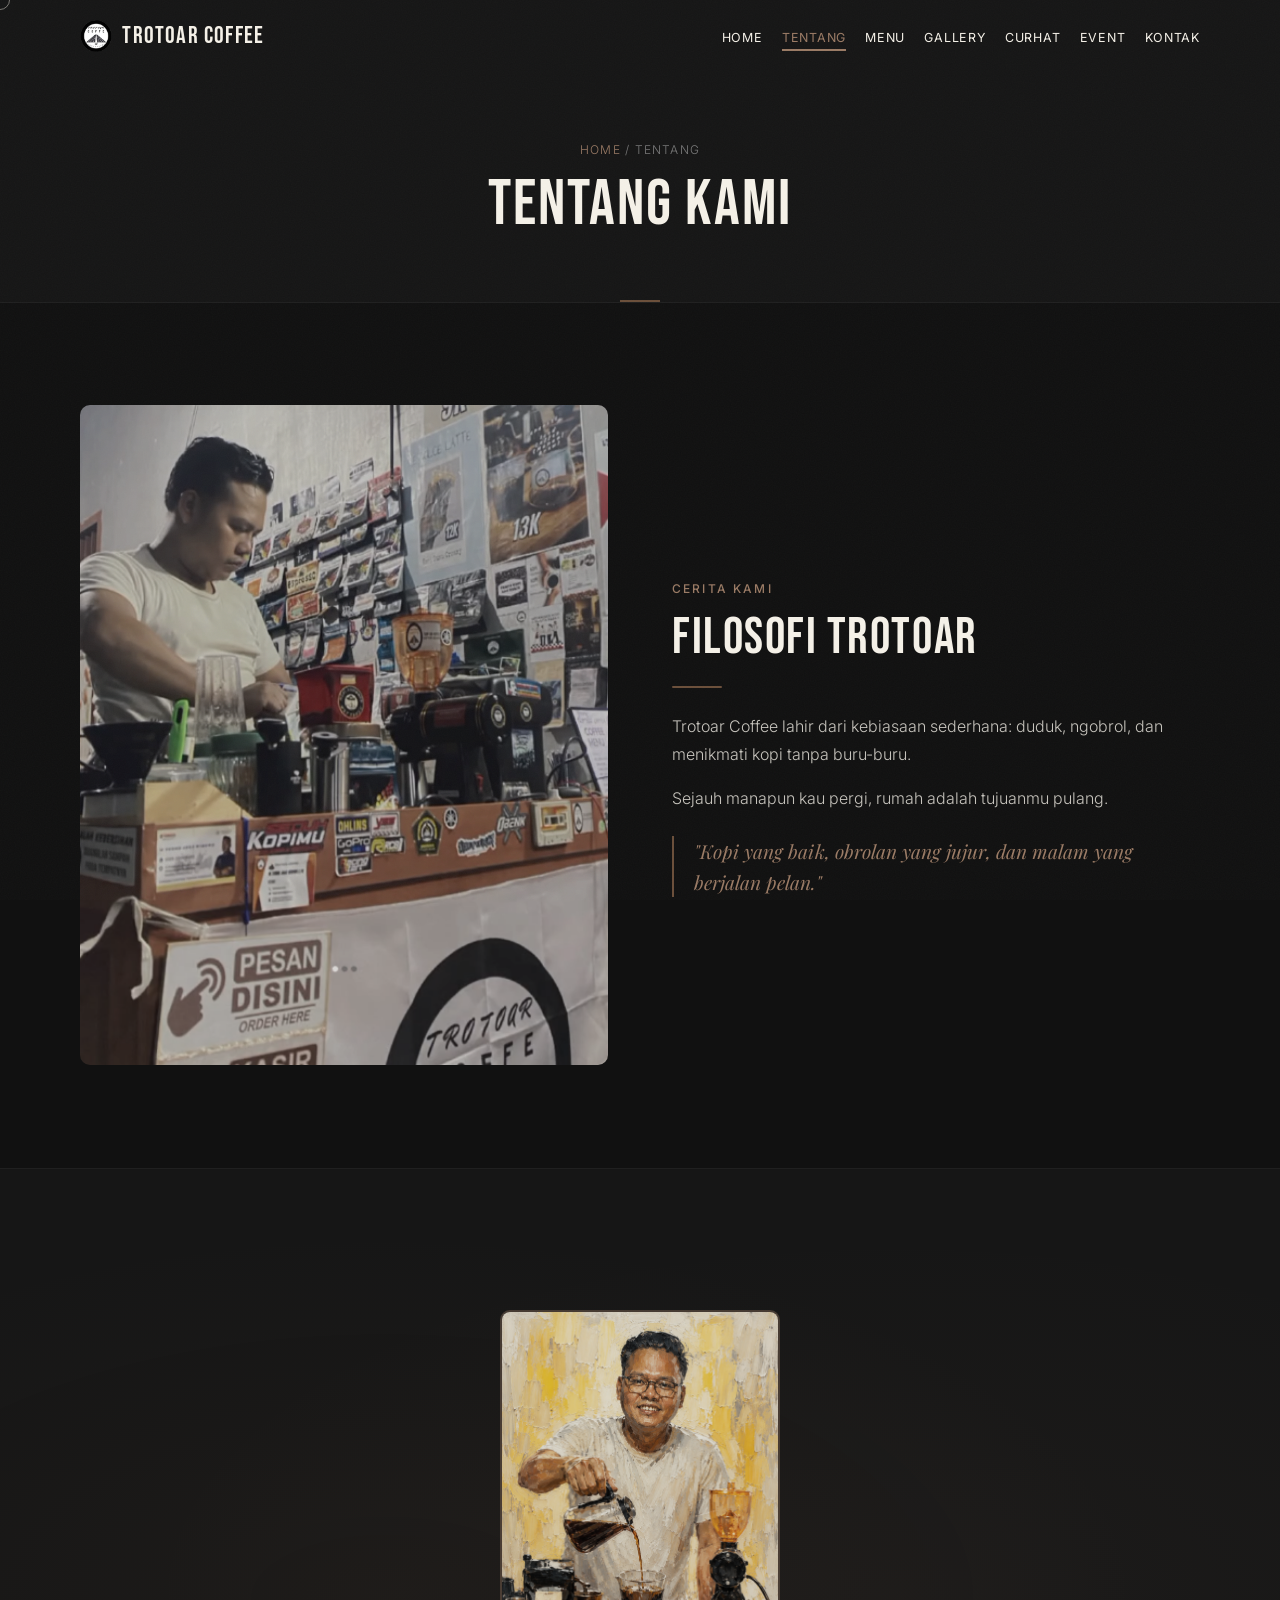
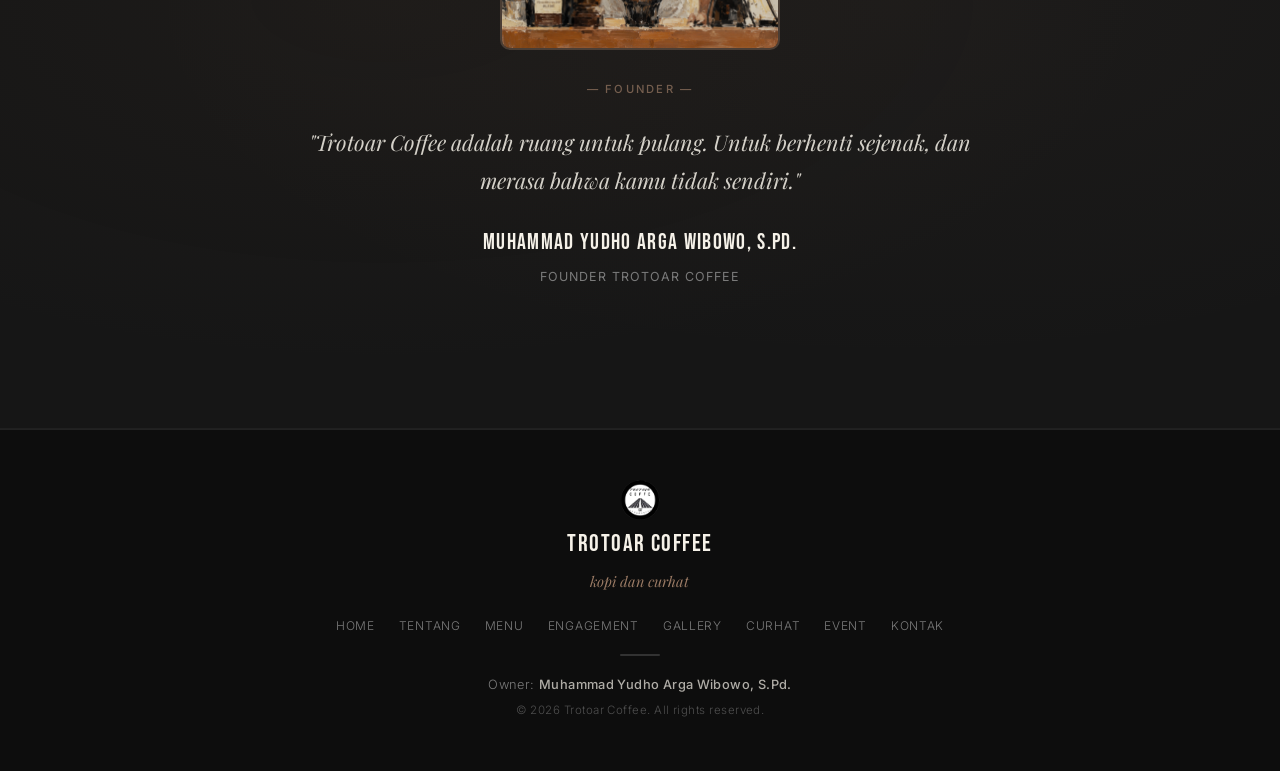
<file: pages/about.html>
<!DOCTYPE html>
<html lang="id">
<head>
    <meta charset="UTF-8">
    <meta name="viewport" content="width=device-width, initial-scale=1.0">
    <title>Tentang Kami | Trotoar Coffee</title>
    <meta name="description" content="Cerita di balik Trotoar Coffee. Filosofi, nilai brand, suasana cafe, dan profil owner Muhammad Yudho Arga Wibowo, S.Pd.">
    <meta name="keywords" content="trotoar coffee, tentang trotoar, coffee shop bandar lampung, filosofi kopi, kopi dan curhat">
    <meta name="author" content="Muhammad Yudho Arga Wibowo, S.Pd.">
    <meta name="robots" content="index, follow">
    <meta name="google-site-verification" content="sWpottbZnYiygPjVSCxCsW1_C80dRs8D4jqheKoabKQ">
    <link rel="canonical" href="https://trotoarcoffee.netlify.app/pages/about.html">
    <meta property="og:title" content="Tentang Kami | Trotoar Coffee">
    <meta property="og:description" content="Cerita di balik Trotoar Coffee. Filosofi, nilai brand, suasana cafe, dan profil owner.">
    <meta property="og:type" content="website">
    <meta property="og:url" content="https://trotoarcoffee.netlify.app/pages/about.html">
    <meta property="og:image" content="https://trotoarcoffee.netlify.app/assets/images/Logo_Trotoar.png">
    <meta property="og:locale" content="id_ID">
    <meta name="twitter:card" content="summary_large_image">
    <meta name="twitter:title" content="Tentang Kami | Trotoar Coffee">
    <meta name="twitter:description" content="Cerita di balik Trotoar Coffee. Filosofi, nilai brand, suasana cafe, dan profil owner.">
    <meta name="twitter:image" content="https://trotoarcoffee.netlify.app/assets/images/Logo_Trotoar.png">
    <link rel="icon" type="image/svg+xml" href="../favicon.svg">
    <link rel="manifest" href="../site.webmanifest">
    <link rel="preconnect" href="https://fonts.googleapis.com">
    <link rel="preconnect" href="https://fonts.gstatic.com" crossorigin>
    <link href="https://fonts.googleapis.com/css2?family=Bebas+Neue&family=Inter:wght@300;400;500;600&family=Playfair+Display:ital,wght@0,400;0,500;1,400;1,500&display=swap" rel="stylesheet">
    <link rel="stylesheet" href="../style.css">
</head>
<body>

    <div class="custom-cursor" id="customCursor" aria-hidden="true"></div>
    <div class="cursor-trail" id="cursorTrail" aria-hidden="true"></div>
    <div class="progress-bar" id="progressBar" aria-hidden="true"><div class="progress-bar-fill" id="progressBarFill"></div></div>
    <div class="noise-overlay" aria-hidden="true"></div>

    <nav class="navbar" id="pageNavbar" role="navigation" aria-label="Navigasi utama">
        <div class="navbar-container">
            <a href="../index.html" class="navbar-logo">
                <img src="../assets/images/Logo_Trotoar.png" alt="Trotoar Coffee" class="logo-img">
                <span class="logo-text">Trotoar Coffee</span>
            </a>
            <button class="hamburger" id="pageHamburger" aria-label="Buka menu" aria-expanded="false">
                <span class="hamburger-line"></span><span class="hamburger-line"></span><span class="hamburger-line"></span>
            </button>
            <ul class="navbar-menu" role="menubar">
                <li role="none"><a href="../index.html" class="navbar-link" role="menuitem">Home</a></li>
                <li role="none"><a href="about.html" class="navbar-link active" role="menuitem">Tentang</a></li>
                <li class="nav-item"><a href="menu.html" class="navbar-link">Menu</a>
                    <ul class="nav-dropdown">
                        <li><a href="menu.html" class="nav-dropdown-link">Daftar Menu</a></li>
                        <li><a href="engagement.html" class="nav-dropdown-link">Event Engagement</a></li>
                    </ul>
                </li>
                <li role="none"><a href="gallery.html" class="navbar-link" role="menuitem">Gallery</a></li>
                <li role="none"><a href="curhat.html" class="navbar-link" role="menuitem">Curhat</a></li>
                <li role="none"><a href="event.html" class="navbar-link" role="menuitem">Event</a></li>
                <li role="none"><a href="contact.html" class="navbar-link" role="menuitem">Kontak</a></li>
            </ul>
        </div>
    </nav>

    <div class="mobile-overlay" id="pageMobileOverlay" aria-hidden="true">
        <ul class="mobile-menu">
            <li><a href="../index.html" class="mobile-link" data-close>Home</a></li>
            <li><a href="about.html" class="mobile-link" data-close>Tentang</a></li>
            <li class="mobile-item"><a href="menu.html" class="mobile-link">Menu</a>
                <div class="mobile-dropdown">
                    <a href="menu.html" class="mobile-dropdown-link" data-close>Daftar Menu</a>
                    <a href="engagement.html" class="mobile-dropdown-link" data-close>Event Engagement</a>
                </div>
            </li>
            <li><a href="gallery.html" class="mobile-link" data-close>Gallery</a></li>
            <li><a href="curhat.html" class="mobile-link" data-close>Curhat</a></li>
            <li><a href="event.html" class="mobile-link" data-close>Event</a></li>
            <li><a href="contact.html" class="mobile-link" data-close>Kontak</a></li>
        </ul>
    </div>

    <main>
        <section class="page-header">
            <div class="container">
                <p class="page-breadcrumb"><a href="../index.html">Home</a> / Tentang</p>
                <h1 class="section-heading">Tentang Kami</h1>
            </div>
        </section>

        <section class="tentang section-padding">
            <div class="container">
                <div class="tentang-grid">
                    <div class="tentang-image-wrapper reveal-fade-up">
                        <div class="tentang-image">
                            <img src="../assets/images/Cerita_di_Balik_Trotoar.png" alt="Cerita di Balik Trotoar Coffee" class="tentang-img">
                        </div>
                    </div>
                    <div class="tentang-text reveal-fade-up">
                        <span class="section-tag">Cerita Kami</span>
                        <h2 class="section-heading">Filosofi Trotoar</h2>
                        <div class="decorative-line" aria-hidden="true"></div>
                        <p class="tentang-paragraph">Trotoar Coffee lahir dari kebiasaan sederhana: duduk, ngobrol, dan menikmati kopi tanpa buru-buru.</p>
                        <p class="tentang-paragraph">Sejauh manapun kau pergi, rumah adalah tujuanmu pulang.</p>
                        <blockquote class="tentang-quote">"Kopi yang baik, obrolan yang jujur, dan malam yang berjalan pelan."</blockquote>
                    </div>
                </div>
            </div>
        </section>

        <section class="owner-section section-padding">
            <div class="container">
                <div class="owner-content reveal-fade-up">
                    <div class="owner-photo-frame">
                        <img src="../assets/images/Foto_Owner_Trotoar.png" alt="Muhammad Yudho Arga Wibowo, S.Pd. - Owner Trotoar Coffee" class="owner-photo-img">
                    </div>
                    <span class="owner-label">— Founder —</span>
                    <p class="owner-quote">"Trotoar Coffee adalah ruang untuk pulang. Untuk berhenti sejenak, dan merasa bahwa kamu tidak sendiri."</p>
                    <div class="owner-name">Muhammad Yudho Arga Wibowo, S.Pd.</div>
                    <div class="owner-title">Founder Trotoar Coffee</div>
                </div>
            </div>
        </section>

        </section>
    </main>

    <button class="back-to-top" id="backToTop" aria-label="Kembali ke atas">
        <svg class="back-to-top-svg" viewBox="0 0 48 48" width="48" height="48">
            <circle class="back-to-top-track" cx="24" cy="24" r="21" fill="none" stroke="rgba(122,122,122,0.2)" stroke-width="2"/>
            <circle class="back-to-top-fill" id="backToTopFill" cx="24" cy="24" r="21" fill="none" stroke="#9B7B65" stroke-width="2" stroke-linecap="round" transform="rotate(-90 24 24)" stroke-dasharray="131.95" stroke-dashoffset="131.95"/>
        </svg>
        <span class="back-to-top-arrow">&#8593;</span>
    </button>

    <footer class="footer" role="contentinfo">
        <div class="container">
            <div class="footer-content">
                <div class="footer-brand">
                    <img src="../assets/images/Logo_Trotoar.png" alt="Trotoar Coffee" class="footer-logo-img">
                    <h3 class="footer-name">Trotoar Coffee</h3>
                    <p class="footer-slogan">kopi dan curhat</p>
                </div>
                <div class="footer-links">
                    <a href="../index.html" class="footer-link">Home</a>
                    <a href="about.html" class="footer-link">Tentang</a>
                    <a href="menu.html" class="footer-link">Menu</a>
                    <a href="engagement.html" class="footer-link">Engagement</a>
                    <a href="gallery.html" class="footer-link">Gallery</a>
                    <a href="curhat.html" class="footer-link">Curhat</a>
                    <a href="event.html" class="footer-link">Event</a>
                    <a href="contact.html" class="footer-link">Kontak</a>
                </div>
                <div class="footer-divider" aria-hidden="true"></div>
                <div class="footer-info">
                    <p class="footer-owner">Owner: <strong>Muhammad Yudho Arga Wibowo, S.Pd.</strong></p>
                    <p class="footer-copy">&copy; 2026 Trotoar Coffee. All rights reserved.</p>
                </div>
            </div>
        </div>
    </footer>

    <script src="../js/navbar.js"></script>
    <script src="../js/animation.js"></script>
    <script src="../js/main.js"></script>
</body>
</html>
</file>
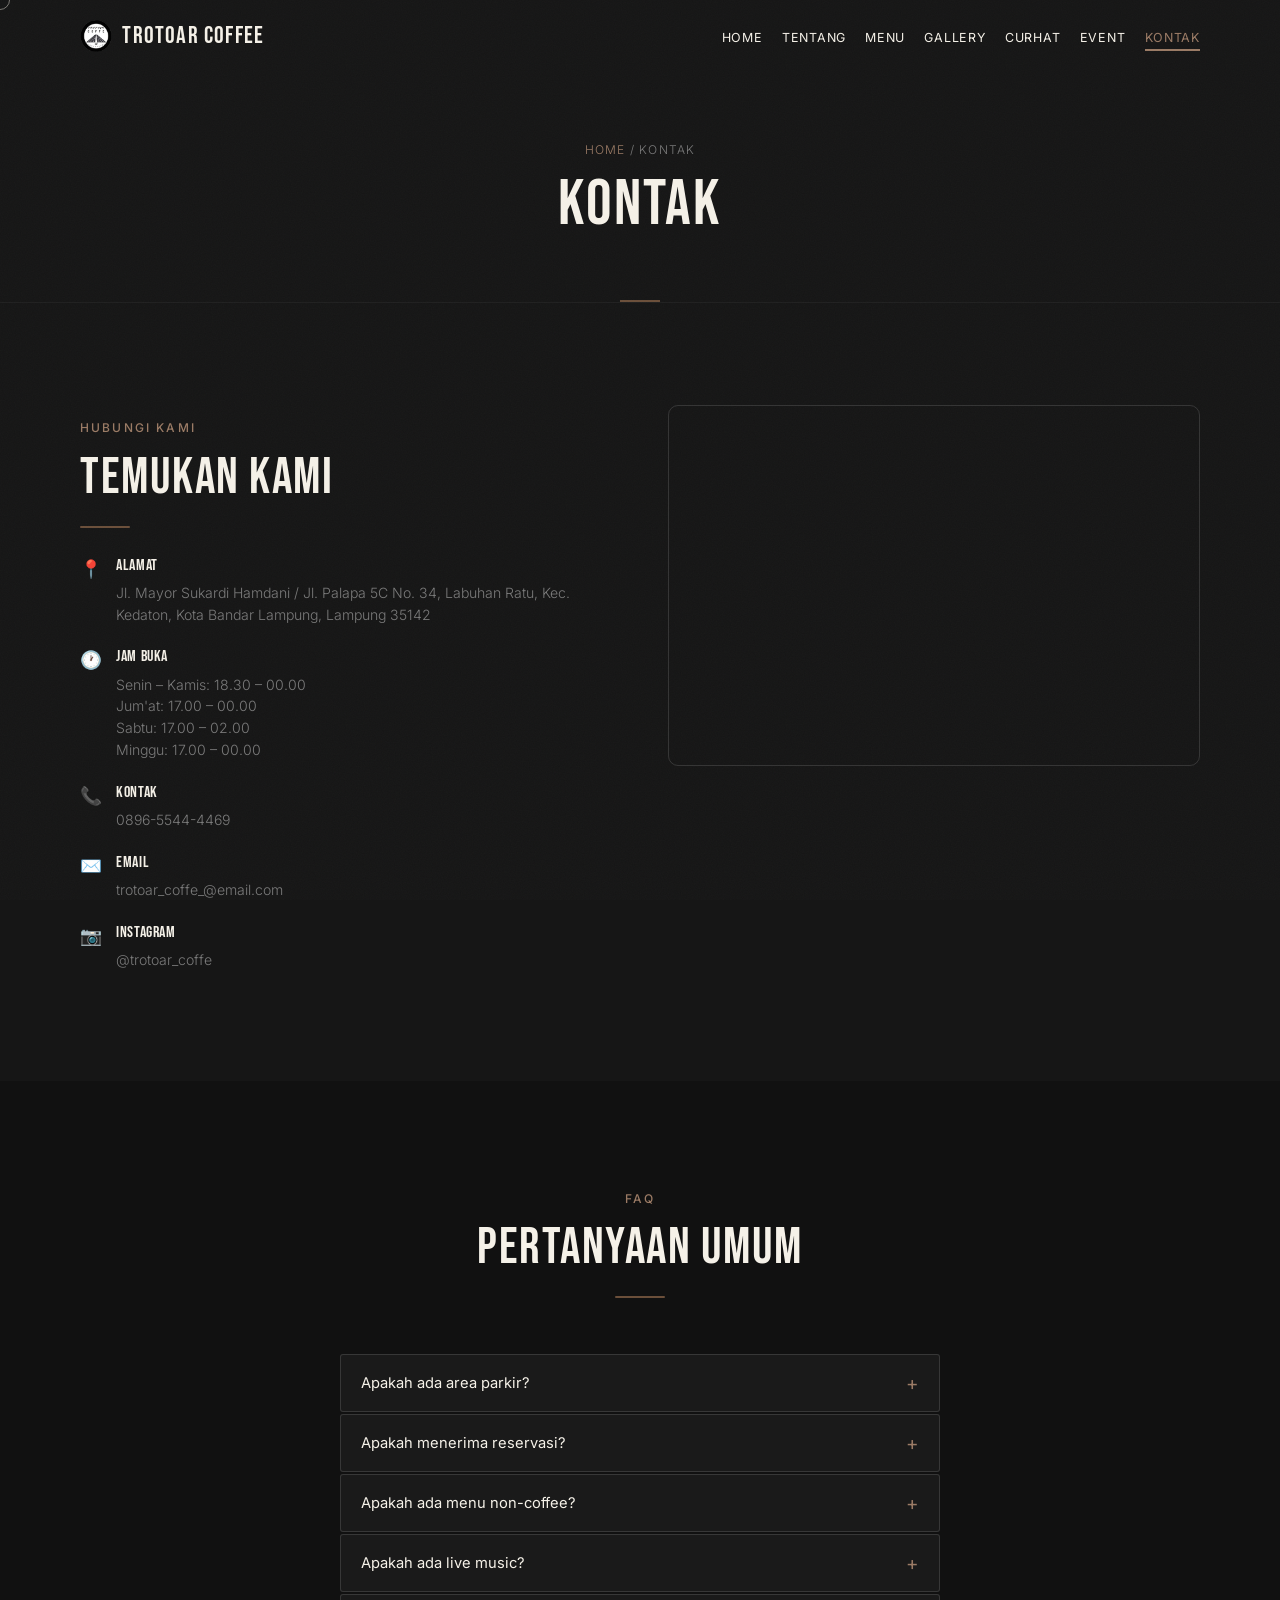
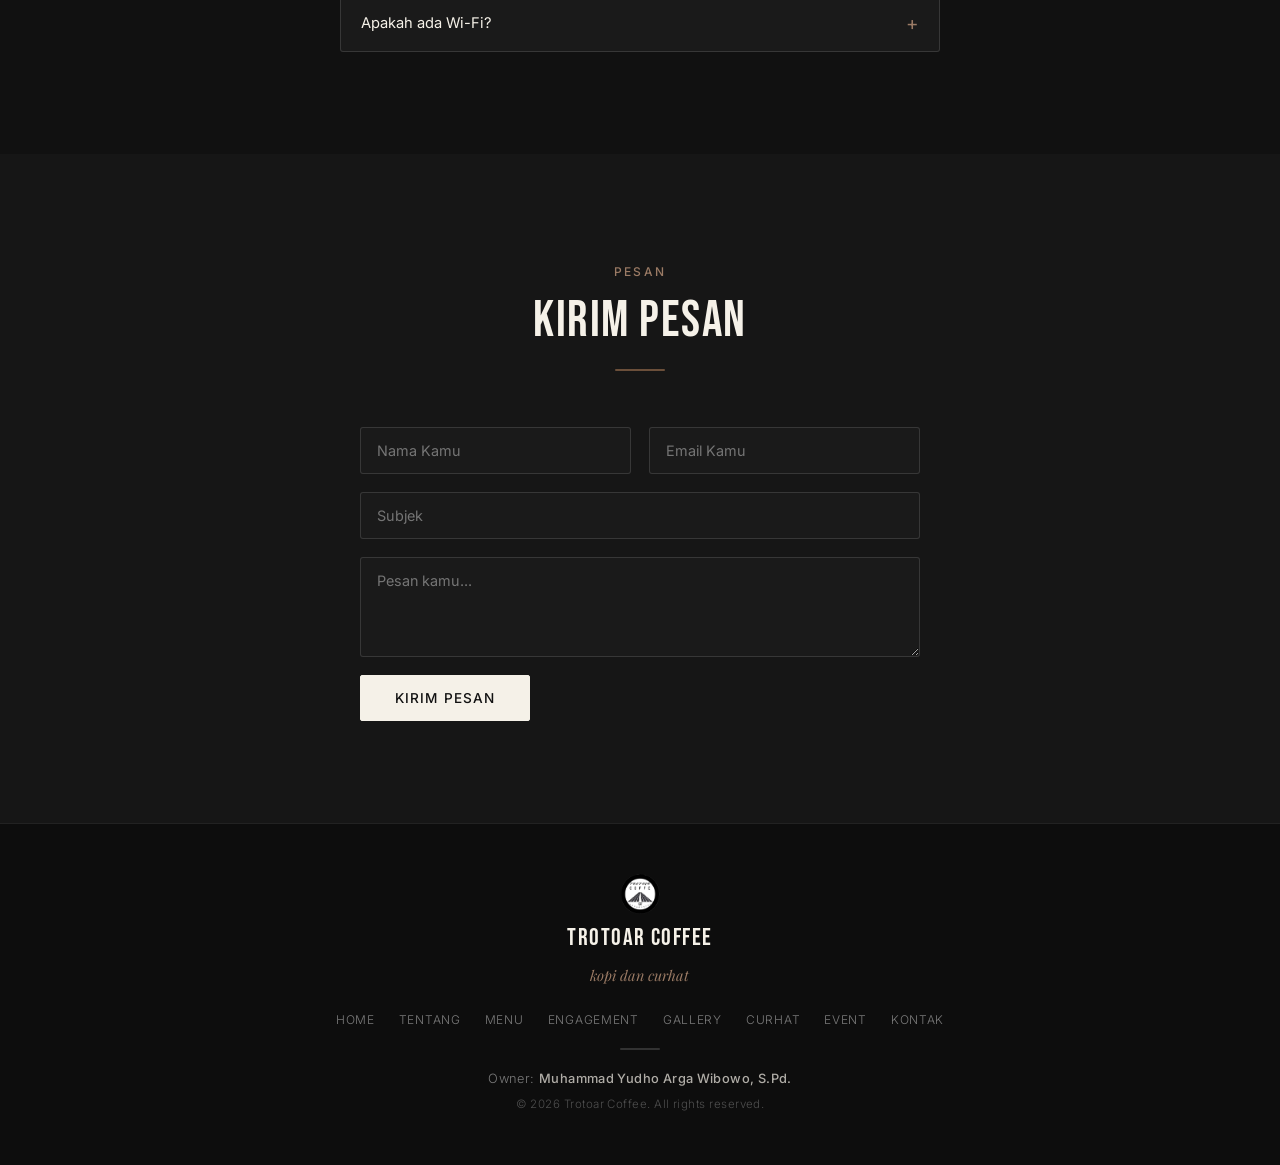
<file: pages/contact.html>
<!DOCTYPE html>
<html lang="id">
<head>
    <meta charset="UTF-8">
    <meta name="viewport" content="width=device-width, initial-scale=1.0">
    <title>Kontak | Trotoar Coffee</title>
    <meta name="description" content="Kontak Trotoar Coffee: Alamat, jam buka, nomor telepon, email, Instagram, dan FAQ.">
    <meta name="keywords" content="kontak trotoar coffee, alamat coffee shop, bandar lampung, nomor wa">
    <meta name="author" content="Muhammad Yudho Arga Wibowo, S.Pd.">
    <meta name="robots" content="index, follow">
    <meta name="google-site-verification" content="sWpottbZnYiygPjVSCxCsW1_C80dRs8D4jqheKoabKQ">
    <link rel="canonical" href="https://trotoarcoffee.netlify.app/pages/contact.html">
    <meta property="og:title" content="Kontak | Trotoar Coffee">
    <meta property="og:description" content="Kontak Trotoar Coffee: Alamat, jam buka, nomor telepon, dan FAQ.">
    <meta property="og:type" content="website">
    <meta property="og:url" content="https://trotoarcoffee.netlify.app/pages/contact.html">
    <meta property="og:image" content="https://trotoarcoffee.netlify.app/assets/images/Logo_Trotoar.png">
    <meta property="og:locale" content="id_ID">
    <meta name="twitter:card" content="summary_large_image">
    <meta name="twitter:title" content="Kontak | Trotoar Coffee">
    <meta name="twitter:description" content="Kontak Trotoar Coffee.">
    <meta name="twitter:image" content="https://trotoarcoffee.netlify.app/assets/images/Logo_Trotoar.png">
    <link rel="icon" type="image/svg+xml" href="../favicon.svg">
    <link rel="manifest" href="../site.webmanifest">
    <link rel="preconnect" href="https://fonts.googleapis.com">
    <link rel="preconnect" href="https://fonts.gstatic.com" crossorigin>
    <link href="https://fonts.googleapis.com/css2?family=Bebas+Neue&family=Inter:wght@300;400;500;600&family=Playfair+Display:ital,wght@0,400;0,500;1,400;1,500&display=swap" rel="stylesheet">
    <link rel="stylesheet" href="../style.css">
</head>
<body>

    <div class="custom-cursor" id="customCursor" aria-hidden="true"></div>
    <div class="cursor-trail" id="cursorTrail" aria-hidden="true"></div>
    <div class="progress-bar" id="progressBar" aria-hidden="true"><div class="progress-bar-fill" id="progressBarFill"></div></div>
    <div class="noise-overlay" aria-hidden="true"></div>

    <nav class="navbar" id="pageNavbar" role="navigation">
        <div class="navbar-container">
            <a href="../index.html" class="navbar-logo">
                <img src="../assets/images/Logo_Trotoar.png" alt="Trotoar Coffee" class="logo-img">
                <span class="logo-text">Trotoar Coffee</span>
            </a>
            <button class="hamburger" id="pageHamburger" aria-label="Buka menu" aria-expanded="false">
                <span class="hamburger-line"></span><span class="hamburger-line"></span><span class="hamburger-line"></span>
            </button>
            <ul class="navbar-menu" role="menubar">
                <li role="none"><a href="../index.html" class="navbar-link" role="menuitem">Home</a></li>
                <li role="none"><a href="about.html" class="navbar-link" role="menuitem">Tentang</a></li>
                <li class="nav-item"><a href="menu.html" class="navbar-link">Menu</a>
                    <ul class="nav-dropdown">
                        <li><a href="menu.html" class="nav-dropdown-link">Daftar Menu</a></li>
                        <li><a href="engagement.html" class="nav-dropdown-link">Event Engagement</a></li>
                    </ul>
                </li>
                <li role="none"><a href="gallery.html" class="navbar-link" role="menuitem">Gallery</a></li>
                <li role="none"><a href="curhat.html" class="navbar-link" role="menuitem">Curhat</a></li>
                <li role="none"><a href="event.html" class="navbar-link" role="menuitem">Event</a></li>
                <li role="none"><a href="contact.html" class="navbar-link active" role="menuitem">Kontak</a></li>
            </ul>
        </div>
    </nav>

    <div class="mobile-overlay" id="pageMobileOverlay" aria-hidden="true">
        <ul class="mobile-menu">
            <li><a href="../index.html" class="mobile-link" data-close>Home</a></li>
            <li><a href="about.html" class="mobile-link" data-close>Tentang</a></li>
            <li class="mobile-item"><a href="menu.html" class="mobile-link">Menu</a>
                <div class="mobile-dropdown">
                    <a href="menu.html" class="mobile-dropdown-link" data-close>Daftar Menu</a>
                    <a href="engagement.html" class="mobile-dropdown-link" data-close>Event Engagement</a>
                </div>
            </li>
            <li><a href="gallery.html" class="mobile-link" data-close>Gallery</a></li>
            <li><a href="curhat.html" class="mobile-link" data-close>Curhat</a></li>
            <li><a href="event.html" class="mobile-link" data-close>Event</a></li>
            <li><a href="contact.html" class="mobile-link" data-close>Kontak</a></li>
        </ul>
    </div>

    <main>
        <section class="page-header">
            <div class="container">
                <p class="page-breadcrumb"><a href="../index.html">Home</a> / Kontak</p>
                <h1 class="section-heading">Kontak</h1>
            </div>
        </section>

        <section class="lokasi-section section-padding">
            <div class="container">
                <div class="lokasi-grid">
                    <div class="lokasi-info reveal-fade-up">
                        <span class="section-tag">Hubungi Kami</span>
                        <h2 class="section-heading">Temukan Kami</h2>
                        <div class="decorative-line" aria-hidden="true"></div>
                        <ul class="info-list">
                            <li class="info-item">
                                <span class="info-icon" aria-hidden="true">📍</span>
                                <div><strong>Alamat</strong><p>Jl. Mayor Sukardi Hamdani / Jl. Palapa 5C No. 34, Labuhan Ratu, Kec. Kedaton, Kota Bandar Lampung, Lampung 35142</p></div>
                            </li>
                            <li class="info-item">
                                <span class="info-icon" aria-hidden="true">🕐</span>
                                <div><strong>Jam Buka</strong><p>Senin – Kamis: 18.30 – 00.00<br>Jum'at: 17.00 – 00.00<br>Sabtu: 17.00 – 02.00<br>Minggu: 17.00 – 00.00</p></div>
                            </li>
                            <li class="info-item">
                                <span class="info-icon" aria-hidden="true">📞</span>
                                <div><strong>Kontak</strong><p>0896-5544-4469</p></div>
                            </li>
                            <li class="info-item">
                                <span class="info-icon" aria-hidden="true">✉️</span>
                                <div><strong>Email</strong><p>trotoar_coffe_@email.com</p></div>
                            </li>
                            <li class="info-item">
                                <span class="info-icon" aria-hidden="true">📷</span>
                                <div><strong>Instagram</strong><p>@trotoar_coffe</p></div>
                            </li>
                        </ul>
                    </div>
                    <div class="lokasi-map reveal-fade-up">
                        <iframe src="https://www.google.com/maps/embed?pb=!1m18!1m12!1m3!1d3972!2d105.26!3d-5.43!2m3!1f0!2f0!3f0!3m2!1i1024!2i768!4f13.1!3m3!1m2!1s0x2e40dbeb92d732d7%3A0xe45ba556c76e5533!2sGarasi+Trotoar+Coffee!5e0!3m2!1sid!2sid" width="100%" height="100%" style="border:0;min-height:350px;" allowfullscreen="" loading="lazy" referrerpolicy="no-referrer-when-downgrade" title="Peta Garasi Trotoar Coffee"></iframe>
                    </div>
                </div>
            </div>
        </section>

        <section class="faq-section section-padding">
            <div class="container">
                <div class="section-header reveal-fade-up">
                    <span class="section-tag">FAQ</span>
                    <h2 class="section-heading">Pertanyaan Umum</h2>
                    <div class="decorative-line center" aria-hidden="true"></div>
                </div>
                <div class="faq-list reveal-fade-up">
                    <div class="faq-item">
                        <button class="faq-question">Apakah ada area parkir? <span class="faq-icon">+</span></button>
                        <div class="faq-answer"><p>Tersedia area parkir motor dan mobil terbatas di sekitar lokasi.</p></div>
                    </div>
                    <div class="faq-item">
                        <button class="faq-question">Apakah menerima reservasi? <span class="faq-icon">+</span></button>
                        <div class="faq-answer"><p>Ya, kamu bisa reservasi melalui halaman reservasi atau menghubungi nomor kontak kami.</p></div>
                    </div>
                    <div class="faq-item">
                        <button class="faq-question">Apakah ada menu non-coffee? <span class="faq-icon">+</span></button>
                        <div class="faq-answer"><p>Tentu! Kami menyediakan berbagai pilihan minuman non-coffee seperti matcha latte, coklat hangat, dan lainnya.</p></div>
                    </div>
                    <div class="faq-item">
                        <button class="faq-question">Apakah ada live music? <span class="faq-icon">+</span></button>
                        <div class="faq-answer"><p>Info event terbaru akan diumumkan melalui Instagram dan halaman Event kami.</p></div>
                    </div>
                    <div class="faq-item">
                        <button class="faq-question">Apakah ada Wi-Fi? <span class="faq-icon">+</span></button>
                        <div class="faq-answer"><p>Tersedia Wi-Fi gratis untuk pengunjung. Kecepatan stabil untuk bekerja dan browsing.</p></div>
                    </div>
                </div>
            </div>
        </section>

        <section class="contact-form-section section-padding">
            <div class="container">
                <div class="section-header reveal-fade-up">
                    <span class="section-tag">Pesan</span>
                    <h2 class="section-heading">Kirim Pesan</h2>
                    <div class="decorative-line center" aria-hidden="true"></div>
                </div>
                <form class="contact-form reveal-fade-up" id="contactForm">
                    <div class="contact-form-row">
                        <input type="text" placeholder="Nama Kamu" class="contact-input" required>
                        <input type="email" placeholder="Email Kamu" class="contact-input" required>
                    </div>
                    <input type="text" placeholder="Subjek" class="contact-input" required>
                    <textarea placeholder="Pesan kamu..." class="contact-input contact-textarea" rows="4" required></textarea>
                    <button type="submit" class="btn btn-primary" data-ripple>Kirim Pesan</button>
                </form>
            </div>
        </section>
    </main>

    <button class="back-to-top" id="backToTop" aria-label="Kembali ke atas">
        <svg class="back-to-top-svg" viewBox="0 0 48 48" width="48" height="48">
            <circle class="back-to-top-track" cx="24" cy="24" r="21" fill="none" stroke="rgba(122,122,122,0.2)" stroke-width="2"/>
            <circle class="back-to-top-fill" id="backToTopFill" cx="24" cy="24" r="21" fill="none" stroke="#9B7B65" stroke-width="2" stroke-linecap="round" transform="rotate(-90 24 24)" stroke-dasharray="131.95" stroke-dashoffset="131.95"/>
        </svg>
        <span class="back-to-top-arrow">&#8593;</span>
    </button>

    <footer class="footer" role="contentinfo">
        <div class="container">
            <div class="footer-content">
                <div class="footer-brand">
                    <img src="../assets/images/Logo_Trotoar.png" alt="Trotoar Coffee" class="footer-logo-img">
                    <h3 class="footer-name">Trotoar Coffee</h3>
                    <p class="footer-slogan">kopi dan curhat</p>
                </div>
                <div class="footer-links">
                    <a href="../index.html" class="footer-link">Home</a>
                    <a href="about.html" class="footer-link">Tentang</a>
                    <a href="menu.html" class="footer-link">Menu</a>
                    <a href="engagement.html" class="footer-link">Engagement</a>
                    <a href="gallery.html" class="footer-link">Gallery</a>
                    <a href="curhat.html" class="footer-link">Curhat</a>
                    <a href="event.html" class="footer-link">Event</a>
                    <a href="contact.html" class="footer-link">Kontak</a>
                </div>
                <div class="footer-divider"></div>
                <div class="footer-info">
                    <p class="footer-owner">Owner: <strong>Muhammad Yudho Arga Wibowo, S.Pd.</strong></p>
                    <p class="footer-copy">&copy; 2026 Trotoar Coffee. All rights reserved.</p>
                </div>
            </div>
        </div>
    </footer>

    <script src="../js/navbar.js"></script>
    <script src="../js/animation.js"></script>
    <script>
        document.getElementById('contactForm')?.addEventListener('submit', function(e) {
            e.preventDefault();
            alert('Pesan berhasil dikirim! Kami akan membalas segera.');
            this.reset();
        });
        document.querySelectorAll('.faq-question').forEach(btn => {
            btn.addEventListener('click', () => {
                const item = btn.parentElement;
                const isOpen = item.classList.contains('faq-open');
                document.querySelectorAll('.faq-item').forEach(i => i.classList.remove('faq-open'));
                if (!isOpen) item.classList.add('faq-open');
            });
        });
    </script>
</body>
</html>
</file>
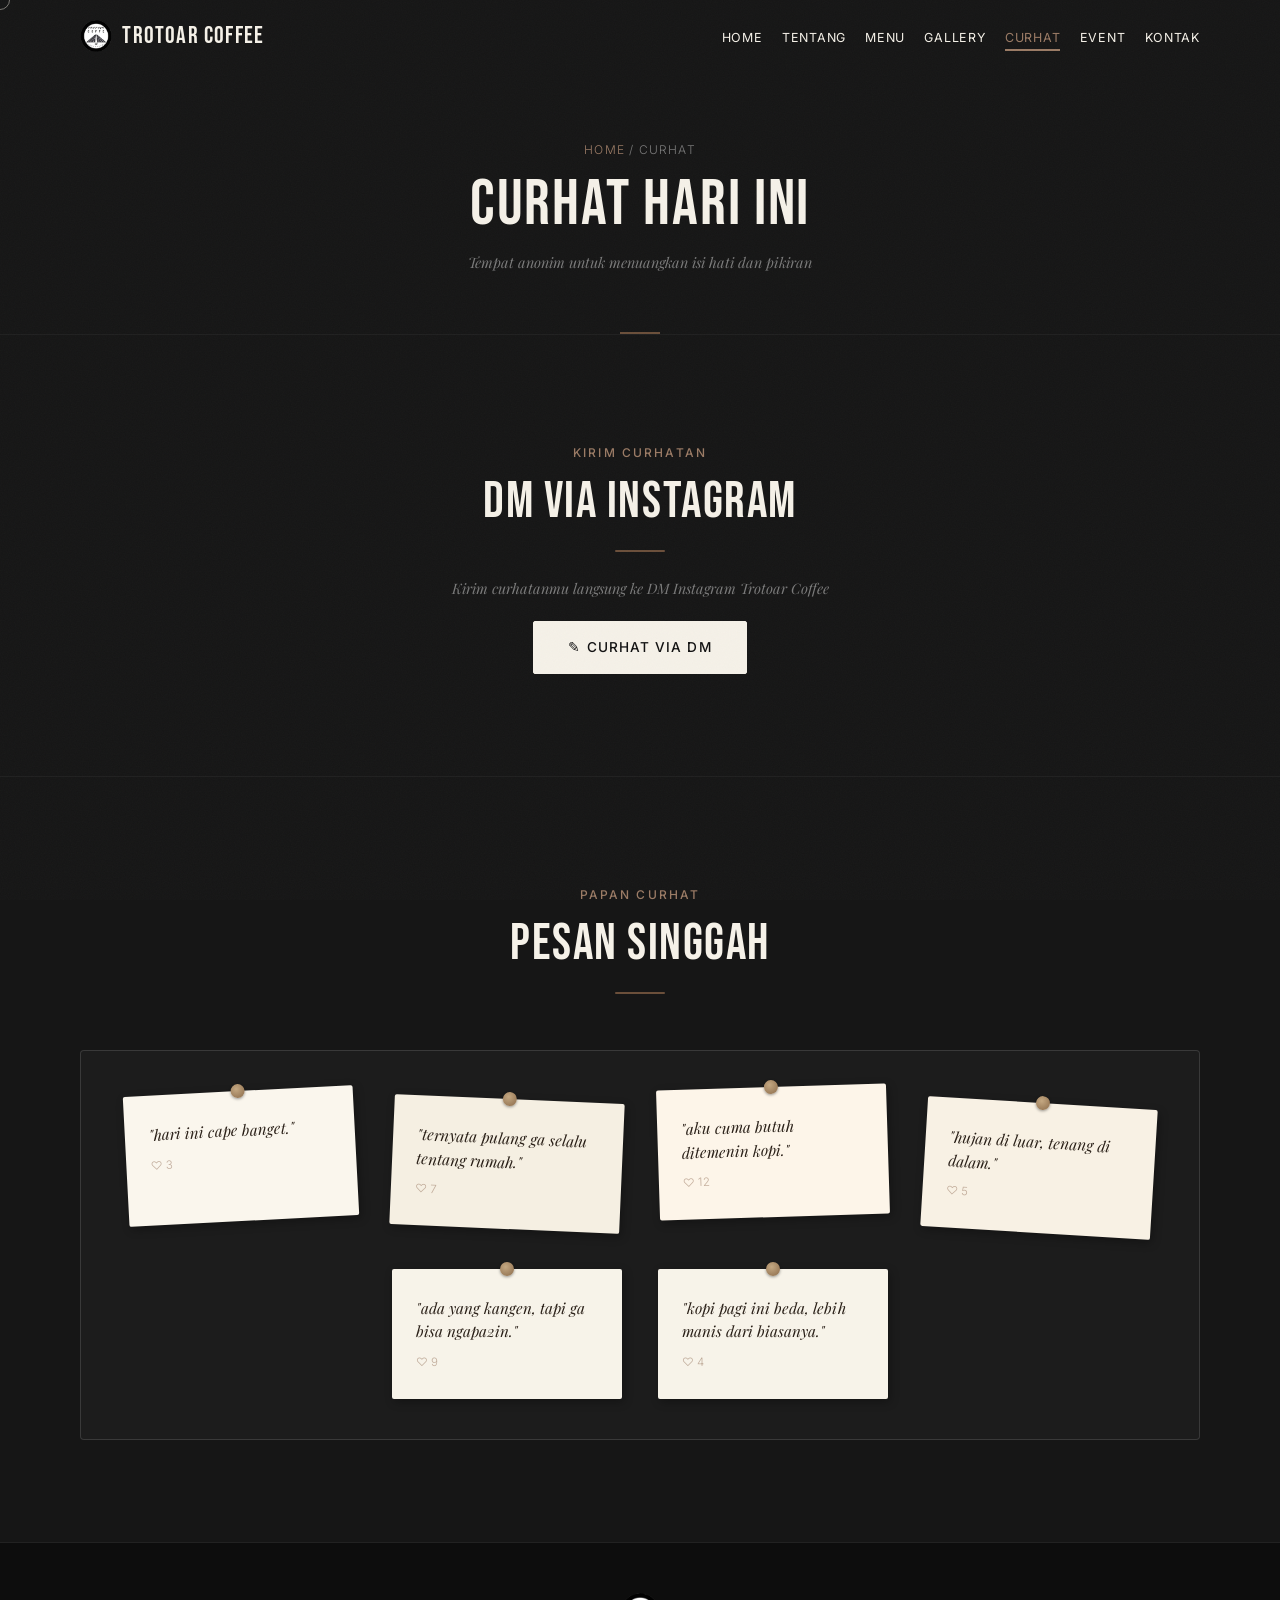
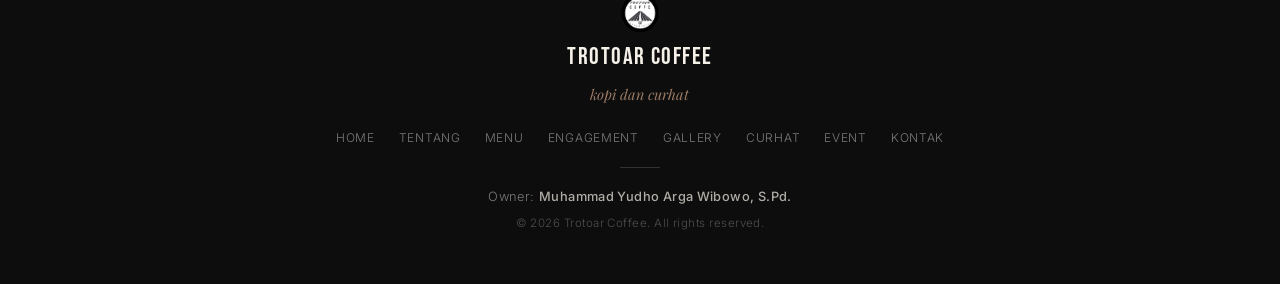
<file: pages/curhat.html>
<!DOCTYPE html>
<html lang="id">
<head>
    <meta charset="UTF-8">
    <meta name="viewport" content="width=device-width, initial-scale=1.0">
    <title>Curhat | Trotoar Coffee</title>
    <meta name="description" content="Curhat online anonim di Trotoar Coffee. Kirim curhatanmu via DM Instagram.">
    <meta name="keywords" content="curhat online, curhat anonim, tempat curhat, trotoar coffee curhat">
    <meta name="author" content="Muhammad Yudho Arga Wibowo, S.Pd.">
    <meta name="robots" content="index, follow">
    <meta name="google-site-verification" content="sWpottbZnYiygPjVSCxCsW1_C80dRs8D4jqheKoabKQ">
    <link rel="canonical" href="https://trotoarcoffee.netlify.app/pages/curhat.html">
    <meta property="og:title" content="Curhat | Trotoar Coffee">
    <meta property="og:description" content="Curhat online anonim di Trotoar Coffee. Kirim curhatanmu via DM Instagram.">
    <meta property="og:type" content="website">
    <meta property="og:url" content="https://trotoarcoffee.netlify.app/pages/curhat.html">
    <meta property="og:image" content="https://trotoarcoffee.netlify.app/assets/images/Logo_Trotoar.png">
    <meta property="og:locale" content="id_ID">
    <meta name="twitter:card" content="summary_large_image">
    <meta name="twitter:title" content="Curhat | Trotoar Coffee">
    <meta name="twitter:description" content="Curhat online anonim di Trotoar Coffee.">
    <meta name="twitter:image" content="https://trotoarcoffee.netlify.app/assets/images/Logo_Trotoar.png">
    <link rel="icon" type="image/svg+xml" href="../favicon.svg">
    <link rel="manifest" href="../site.webmanifest">
    <link rel="preconnect" href="https://fonts.googleapis.com">
    <link rel="preconnect" href="https://fonts.gstatic.com" crossorigin>
    <link href="https://fonts.googleapis.com/css2?family=Bebas+Neue&family=Inter:wght@300;400;500;600&family=Playfair+Display:ital,wght@0,400;0,500;1,400;1,500&display=swap" rel="stylesheet">
    <link rel="stylesheet" href="../style.css">
</head>
<body>

    <div class="custom-cursor" id="customCursor" aria-hidden="true"></div>
    <div class="cursor-trail" id="cursorTrail" aria-hidden="true"></div>
    <div class="progress-bar" id="progressBar" aria-hidden="true"><div class="progress-bar-fill" id="progressBarFill"></div></div>
    <div class="noise-overlay" aria-hidden="true"></div>

    <nav class="navbar" id="pageNavbar" role="navigation">
        <div class="navbar-container">
            <a href="../index.html" class="navbar-logo">
                <img src="../assets/images/Logo_Trotoar.png" alt="Trotoar Coffee" class="logo-img"><span class="logo-text">Trotoar Coffee</span>
            </a>
            <button class="hamburger" id="pageHamburger"><span class="hamburger-line"></span><span class="hamburger-line"></span><span class="hamburger-line"></span></button>
            <ul class="navbar-menu" role="menubar">
                <li role="none"><a href="../index.html" class="navbar-link">Home</a></li>
                <li role="none"><a href="about.html" class="navbar-link">Tentang</a></li>
                <li role="none"><a href="menu.html" class="navbar-link">Menu</a>
                    <ul class="nav-dropdown">
                        <li><a href="menu.html" class="nav-dropdown-link">Daftar Menu</a></li>
                        <li><a href="engagement.html" class="nav-dropdown-link">Event Engagement</a></li>
                    </ul>
                </li>
                <li role="none"><a href="gallery.html" class="navbar-link">Gallery</a></li>
                <li role="none"><a href="curhat.html" class="navbar-link active">Curhat</a></li>
                <li role="none"><a href="event.html" class="navbar-link">Event</a></li>
                <li role="none"><a href="contact.html" class="navbar-link">Kontak</a></li>
            </ul>
        </div>
    </nav>
    <div class="mobile-overlay" id="pageMobileOverlay" aria-hidden="true">
        <ul class="mobile-menu">
            <li><a href="../index.html" class="mobile-link" data-close>Home</a></li>
            <li><a href="about.html" class="mobile-link" data-close>Tentang</a></li>
            <li class="mobile-item"><a href="menu.html" class="mobile-link">Menu</a>
                <div class="mobile-dropdown">
                    <a href="menu.html" class="mobile-dropdown-link" data-close>Daftar Menu</a>
                    <a href="engagement.html" class="mobile-dropdown-link" data-close>Event Engagement</a>
                </div>
            </li>
            <li><a href="gallery.html" class="mobile-link" data-close>Gallery</a></li>
            <li><a href="curhat.html" class="mobile-link" data-close>Curhat</a></li>
            <li><a href="event.html" class="mobile-link" data-close>Event</a></li>
            <li><a href="contact.html" class="mobile-link" data-close>Kontak</a></li>
        </ul>
    </div>

    <main>
        <section class="page-header">
            <div class="container">
                <p class="page-breadcrumb"><a href="../index.html">Home</a> / Curhat</p>
                <h1 class="section-heading">Curhat Hari Ini</h1>
                <p class="section-subtext">Tempat anonim untuk menuangkan isi hati dan pikiran</p>
            </div>
        </section>

        <section class="curhat-form-section section-padding">
            <div class="container">
                <div class="curhat-submit-card reveal-fade-up">
                    <span class="section-tag">Kirim Curhatan</span>
                    <h2 class="section-heading">DM via Instagram</h2>
                    <div class="decorative-line center" aria-hidden="true"></div>
                    <p class="section-subtext">Kirim curhatanmu langsung ke DM Instagram Trotoar Coffee</p>
                    <a href="https://www.instagram.com/trotoar_coffe/" target="_blank" class="btn btn-primary" data-magnetic data-ripple style="margin-top:20px;">&#9998; Curhat via DM</a>
                </div>
            </div>
        </section>

        <section class="curhat-section section-padding">
            <div class="container">
                <div class="section-header reveal-fade-up">
                    <span class="section-tag">Papan Curhat</span>
                    <h2 class="section-heading">Pesan Singgah</h2>
                    <div class="decorative-line center" aria-hidden="true"></div>
                </div>
                <div class="sticky-notes-board reveal-fade-up" id="curhatBoard">
                    <div class="sticky-note" data-mood="capek">
                        <span class="sticky-pin"></span>
                        <p>"hari ini cape banget."</p>
                        <span class="sticky-like">&#9825; 3</span>
                    </div>
                    <div class="sticky-note" data-mood="galau">
                        <span class="sticky-pin"></span>
                        <p>"ternyata pulang ga selalu tentang rumah."</p>
                        <span class="sticky-like">&#9825; 7</span>
                    </div>
                    <div class="sticky-note" data-mood="sedih">
                        <span class="sticky-pin"></span>
                        <p>"aku cuma butuh ditemenin kopi."</p>
                        <span class="sticky-like">&#9825; 12</span>
                    </div>
                    <div class="sticky-note" data-mood="senang">
                        <span class="sticky-pin"></span>
                        <p>"hujan di luar, tenang di dalam."</p>
                        <span class="sticky-like">&#9825; 5</span>
                    </div>
                    <div class="sticky-note" data-mood="galau">
                        <span class="sticky-pin"></span>
                        <p>"ada yang kangen, tapi ga bisa ngapa2in."</p>
                        <span class="sticky-like">&#9825; 9</span>
                    </div>
                    <div class="sticky-note" data-mood="senang">
                        <span class="sticky-pin"></span>
                        <p>"kopi pagi ini beda, lebih manis dari biasanya."</p>
                        <span class="sticky-like">&#9825; 4</span>
                    </div>
                </div>
            </div>
        </section>
    </main>

    <button class="back-to-top" id="backToTop">
        <svg class="back-to-top-svg" viewBox="0 0 48 48" width="48" height="48">
            <circle class="back-to-top-track" cx="24" cy="24" r="21" fill="none" stroke="rgba(122,122,122,0.2)" stroke-width="2"/>
            <circle class="back-to-top-fill" id="backToTopFill" cx="24" cy="24" r="21" fill="none" stroke="#9B7B65" stroke-width="2" stroke-linecap="round" transform="rotate(-90 24 24)" stroke-dasharray="131.95" stroke-dashoffset="131.95"/>
        </svg>
        <span class="back-to-top-arrow">&#8593;</span>
    </button>

    <footer class="footer" role="contentinfo">
        <div class="container">
            <div class="footer-content">
                <div class="footer-brand">
                    <img src="../assets/images/Logo_Trotoar.png" alt="Trotoar Coffee" class="footer-logo-img">
                    <h3 class="footer-name">Trotoar Coffee</h3>
                    <p class="footer-slogan">kopi dan curhat</p>
                </div>
                <div class="footer-links">
                    <a href="../index.html" class="footer-link">Home</a>
                    <a href="about.html" class="footer-link">Tentang</a>
                    <a href="menu.html" class="footer-link">Menu</a>
                    <a href="engagement.html" class="footer-link">Engagement</a>
                    <a href="gallery.html" class="footer-link">Gallery</a>
                    <a href="curhat.html" class="footer-link">Curhat</a>
                    <a href="event.html" class="footer-link">Event</a>
                    <a href="contact.html" class="footer-link">Kontak</a>
                </div>
                <div class="footer-divider"></div>
                <div class="footer-info">
                    <p class="footer-owner">Owner: <strong>Muhammad Yudho Arga Wibowo, S.Pd.</strong></p>
                    <p class="footer-copy">&copy; 2026 Trotoar Coffee. All rights reserved.</p>
                </div>
            </div>
        </div>
    </footer>

    <script src="../js/navbar.js"></script>
    <script src="../js/animation.js"></script>
</body>
</html>
</file>
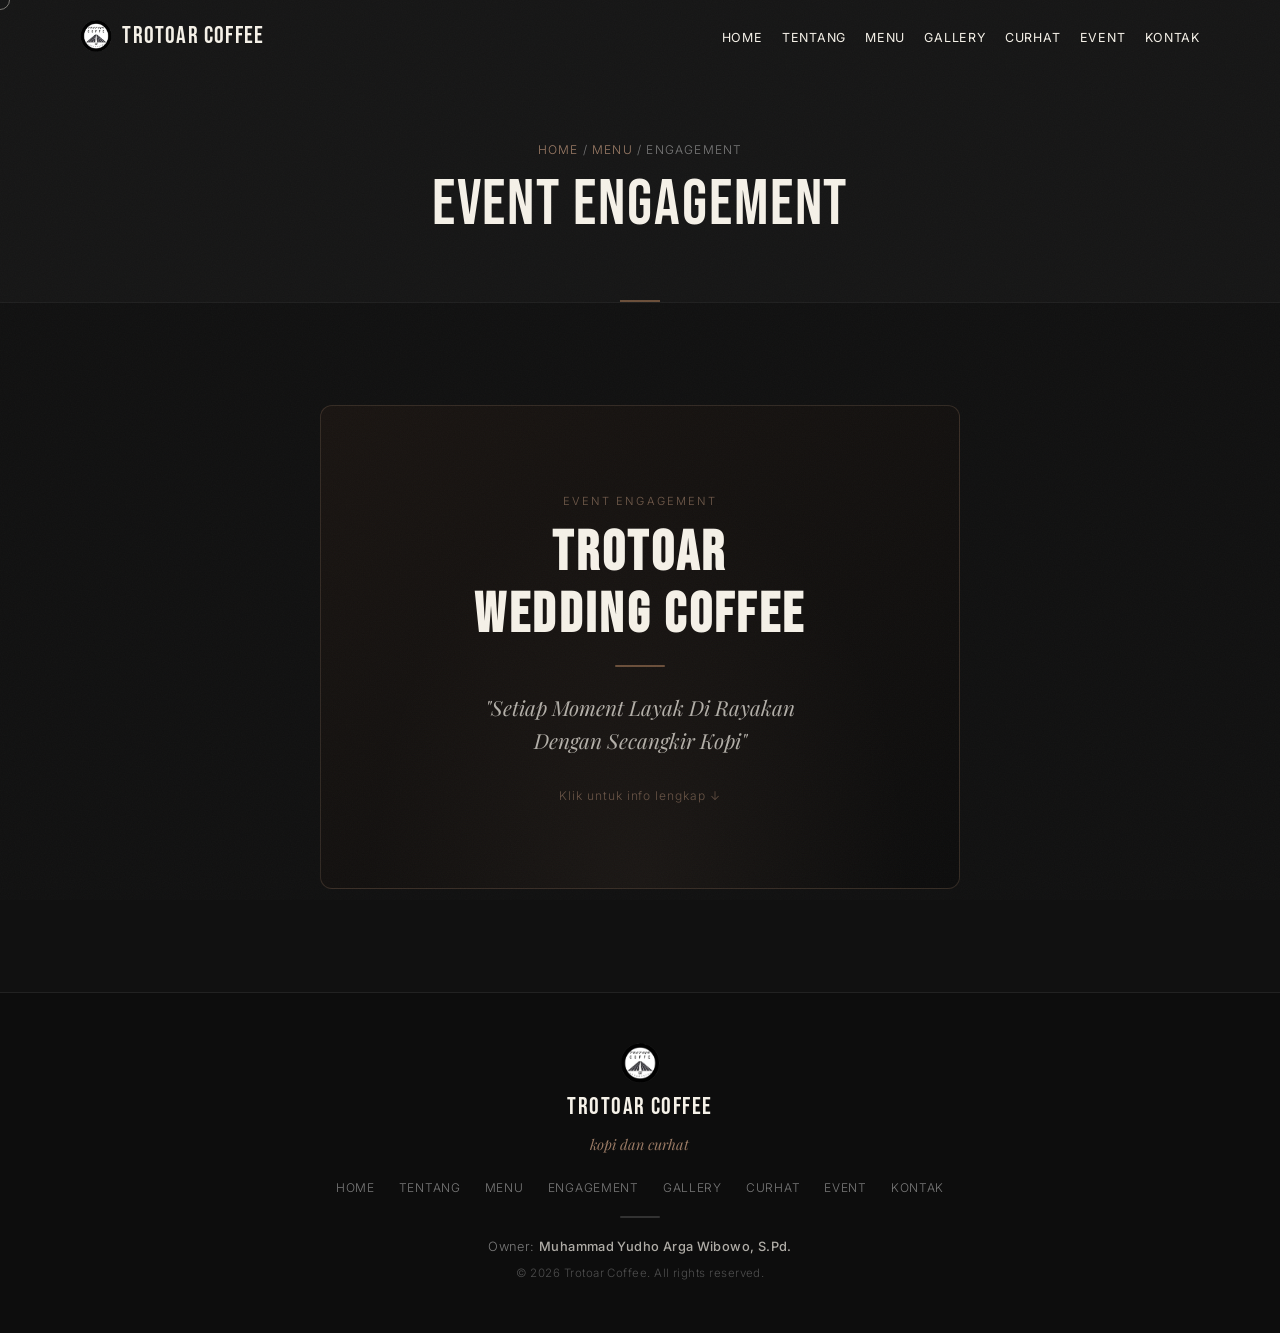
<file: pages/engagement.html>
<!DOCTYPE html>
<html lang="id">
<head>
    <meta charset="UTF-8">
    <meta name="viewport" content="width=device-width, initial-scale=1.0">
    <title>Event Engagement | Trotoar Coffee</title>
    <meta name="description" content="Layanan event engagement Trotoar Coffee: Wedding, Event, Engagement. Paket coffee stall mulai 500k.">
    <meta name="keywords" content="event engagement coffee, wedding coffee, coffee stall, trotoar coffee">
    <meta name="author" content="Muhammad Yudho Arga Wibowo, S.Pd.">
    <meta name="robots" content="index, follow">
    <meta name="google-site-verification" content="sWpottbZnYiygPjVSCxCsW1_C80dRs8D4jqheKoabKQ">
    <link rel="canonical" href="https://trotoarcoffee.netlify.app/pages/engagement.html">
    <meta property="og:title" content="Event Engagement | Trotoar Coffee">
    <meta property="og:description" content="Layanan event engagement Trotoar Coffee: Wedding, Event, Engagement. Paket coffee stall mulai 500k.">
    <meta property="og:type" content="website">
    <meta property="og:url" content="https://trotoarcoffee.netlify.app/pages/engagement.html">
    <meta property="og:image" content="https://trotoarcoffee.netlify.app/assets/images/Logo_Trotoar.png">
    <meta property="og:locale" content="id_ID">
    <meta name="twitter:card" content="summary_large_image">
    <meta name="twitter:title" content="Event Engagement | Trotoar Coffee">
    <meta name="twitter:description" content="Layanan event engagement Trotoar Coffee.">
    <meta name="twitter:image" content="https://trotoarcoffee.netlify.app/assets/images/Logo_Trotoar.png">
    <link rel="icon" type="image/svg+xml" href="../favicon.svg">
    <link rel="manifest" href="../site.webmanifest">
    <link rel="preconnect" href="https://fonts.googleapis.com">
    <link rel="preconnect" href="https://fonts.gstatic.com" crossorigin>
    <link href="https://fonts.googleapis.com/css2?family=Bebas+Neue&family=Inter:wght@300;400;500;600&family=Playfair+Display:ital,wght@0,400;0,500;1,400;1,500&display=swap" rel="stylesheet">
    <link rel="stylesheet" href="../style.css">
</head>
<body>

    <div class="custom-cursor" id="customCursor" aria-hidden="true"></div>
    <div class="cursor-trail" id="cursorTrail" aria-hidden="true"></div>
    <div class="progress-bar" id="progressBar" aria-hidden="true"><div class="progress-bar-fill" id="progressBarFill"></div></div>
    <div class="noise-overlay" aria-hidden="true"></div>

    <nav class="navbar" id="pageNavbar" role="navigation">
        <div class="navbar-container">
            <a href="../index.html" class="navbar-logo">
                <img src="../assets/images/Logo_Trotoar.png" alt="Trotoar Coffee" class="logo-img">
                <span class="logo-text">Trotoar Coffee</span>
            </a>
            <button class="hamburger" id="pageHamburger" aria-label="Buka menu" aria-expanded="false">
                <span class="hamburger-line"></span><span class="hamburger-line"></span><span class="hamburger-line"></span>
            </button>
            <ul class="navbar-menu" role="menubar">
                <li role="none"><a href="../index.html" class="navbar-link" role="menuitem">Home</a></li>
                <li role="none"><a href="about.html" class="navbar-link" role="menuitem">Tentang</a></li>
                <li role="none"><a href="menu.html" class="navbar-link">Menu</a>
                    <ul class="nav-dropdown">
                        <li><a href="menu.html" class="nav-dropdown-link">Daftar Menu</a></li>
                        <li><a href="engagement.html" class="nav-dropdown-link">Event Engagement</a></li>
                    </ul>
                </li>
                <li role="none"><a href="gallery.html" class="navbar-link" role="menuitem">Gallery</a></li>
                <li role="none"><a href="curhat.html" class="navbar-link" role="menuitem">Curhat</a></li>
                <li role="none"><a href="event.html" class="navbar-link" role="menuitem">Event</a></li>
                <li role="none"><a href="contact.html" class="navbar-link" role="menuitem">Kontak</a></li>
            </ul>
        </div>
    </nav>

    <div class="mobile-overlay" id="pageMobileOverlay" aria-hidden="true">
        <ul class="mobile-menu">
            <li><a href="../index.html" class="mobile-link" data-close>Home</a></li>
            <li><a href="about.html" class="mobile-link" data-close>Tentang</a></li>
            <li><a href="menu.html" class="mobile-link">Menu</a>
                <div class="mobile-dropdown">
                    <a href="menu.html" class="mobile-dropdown-link" data-close>Daftar Menu</a>
                    <a href="engagement.html" class="mobile-dropdown-link" data-close>Event Engagement</a>
                </div>
            </li>
            <li><a href="gallery.html" class="mobile-link" data-close>Gallery</a></li>
            <li><a href="curhat.html" class="mobile-link" data-close>Curhat</a></li>
            <li><a href="event.html" class="mobile-link" data-close>Event</a></li>
            <li><a href="contact.html" class="mobile-link" data-close>Kontak</a></li>
        </ul>
    </div>

    <main>
        <section class="page-header">
            <div class="container">
                <p class="page-breadcrumb"><a href="../index.html">Home</a> / <a href="menu.html">Menu</a> / Engagement</p>
                <h1 class="section-heading">Event Engagement</h1>
            </div>
        </section>

        <section class="event-engagement-section section-padding">
            <div class="container">
                <div class="engagement-cover" id="engagementCover">
                    <div class="engagement-cover-inner">
                        <span class="engagement-cover-tag">Event Engagement</span>
                        <h2 class="engagement-cover-title">TROTOAR<br>WEDDING COFFEE</h2>
                        <div class="decorative-line center" aria-hidden="true"></div>
                        <p class="engagement-cover-motto">"Setiap Moment Layak Di Rayakan<br>Dengan Secangkir Kopi"</p>
                        <span class="engagement-cover-click">Klik untuk info lengkap &#8595;</span>
                    </div>
                </div>

                <div class="engagement-detail" id="engagementDetail">
                    <button class="engagement-detail-close" id="engagementClose" aria-label="Tutup">&times;</button>
                    <div class="engagement-detail-header">
                        <h2>TROTOAR WEDDING COFFEE</h2>
                        <span class="engagement-detail-sub">oleh TROTOAR COFFEE</span>
                    </div>

                    <div class="engagement-info-grid">
                        <div class="engagement-info-card">
                            <span class="engagement-info-icon">&#9992;</span>
                            <h3>Jenis Acara</h3>
                            <p>Wedding (Pernikahan)<br>Event (Acara Umum)<br>Engagement (Pertunangan)</p>
                        </div>
                        <div class="engagement-info-card">
                            <span class="engagement-info-icon">&#9733;</span>
                            <h3>Harga Paket</h3>
                            <p class="engagement-price">Mulai dari <strong>Rp 500.000</strong></p>
                        </div>
                        <div class="engagement-info-card">
                            <span class="engagement-info-icon">&#9742;</span>
                            <h3>Kontak</h3>
                            <p>WA: <a href="https://wa.me/6289655444469" target="_blank">0896-5544-4469</a><br>CP: Muhammad Yudho Arga Wibowo, S.Pd.</p>
                        </div>
                    </div>

                    <div class="engagement-detail-paket">
                        <h3>Detail Paket</h3>
                        <ul>
                            <li><strong>50 Cup</strong> per paket</li>
                            <li>Menu dapat <strong>disesuaikan</strong> (Menyesuaikan Menu)</li>
                        </ul>
                    </div>

                    <div class="engagement-detail-fasilitas">
                        <h3>Fasilitas</h3>
                        <ul>
                            <li>&#10003; Display Booth</li>
                            <li>&#10003; Include Barista</li>
                        </ul>
                    </div>

                    <div class="engagement-detail-cta">
                        <p>INFO LEBIH LANJUT</p>
                        <p class="engagement-detail-cta-sub">Untuk detail lebih lanjut, hubungi kontak di atas</p>
                        <a href="https://wa.me/6289655444469?text=Halo%20kak%2C%20saya%20tertarik%20dengan%20paket%20Trotoar%20Wedding%20Coffee.%20Bisa%20minta%20info%20lebih%20lanjut%3F" target="_blank" class="btn btn-primary" data-ripple>Hubungi via WhatsApp</a>
                    </div>
                </div>
            </div>
        </section>
    </main>

    <button class="back-to-top" id="backToTop" aria-label="Kembali ke atas">
        <svg class="back-to-top-svg" viewBox="0 0 48 48" width="48" height="48">
            <circle class="back-to-top-track" cx="24" cy="24" r="21" fill="none" stroke="rgba(122,122,122,0.2)" stroke-width="2"/>
            <circle class="back-to-top-fill" id="backToTopFill" cx="24" cy="24" r="21" fill="none" stroke="#9B7B65" stroke-width="2" stroke-linecap="round" transform="rotate(-90 24 24)" stroke-dasharray="131.95" stroke-dashoffset="131.95"/>
        </svg>
        <span class="back-to-top-arrow">&#8593;</span>
    </button>

    <footer class="footer" role="contentinfo">
        <div class="container">
            <div class="footer-content">
                <div class="footer-brand">
                    <img src="../assets/images/Logo_Trotoar.png" alt="Trotoar Coffee" class="footer-logo-img">
                    <h3 class="footer-name">Trotoar Coffee</h3>
                    <p class="footer-slogan">kopi dan curhat</p>
                </div>
                <div class="footer-links">
                    <a href="../index.html" class="footer-link">Home</a>
                    <a href="about.html" class="footer-link">Tentang</a>
                    <a href="menu.html" class="footer-link">Menu</a>
                    <a href="engagement.html" class="footer-link">Engagement</a>
                    <a href="gallery.html" class="footer-link">Gallery</a>
                    <a href="curhat.html" class="footer-link">Curhat</a>
                    <a href="event.html" class="footer-link">Event</a>
                    <a href="contact.html" class="footer-link">Kontak</a>
                </div>
                <div class="footer-divider"></div>
                <div class="footer-info">
                    <p class="footer-owner">Owner: <strong>Muhammad Yudho Arga Wibowo, S.Pd.</strong></p>
                    <p class="footer-copy">&copy; 2026 Trotoar Coffee. All rights reserved.</p>
                </div>
            </div>
        </div>
    </footer>

    <script src="../js/navbar.js"></script>
    <script src="../js/animation.js"></script>
    <script>
        (function() {
            var cover = document.getElementById('engagementCover');
            var detail = document.getElementById('engagementDetail');
            var closeBtn = document.getElementById('engagementClose');
            function toggleEngagement(show) {
                if (show) {
                    cover.classList.add('engagement-cover-revealed');
                    detail.classList.add('engagement-detail-visible');
                    setTimeout(function() { detail.scrollIntoView({ behavior: 'smooth', block: 'start' }); }, 400);
                } else {
                    cover.classList.remove('engagement-cover-revealed');
                    detail.classList.remove('engagement-detail-visible');
                }
            }
            if (cover && detail) {
                cover.addEventListener('click', function() { toggleEngagement(true); });
                if (closeBtn) closeBtn.addEventListener('click', function() { toggleEngagement(false); });
            }
        })();
    </script>
</body>
</html>
</file>
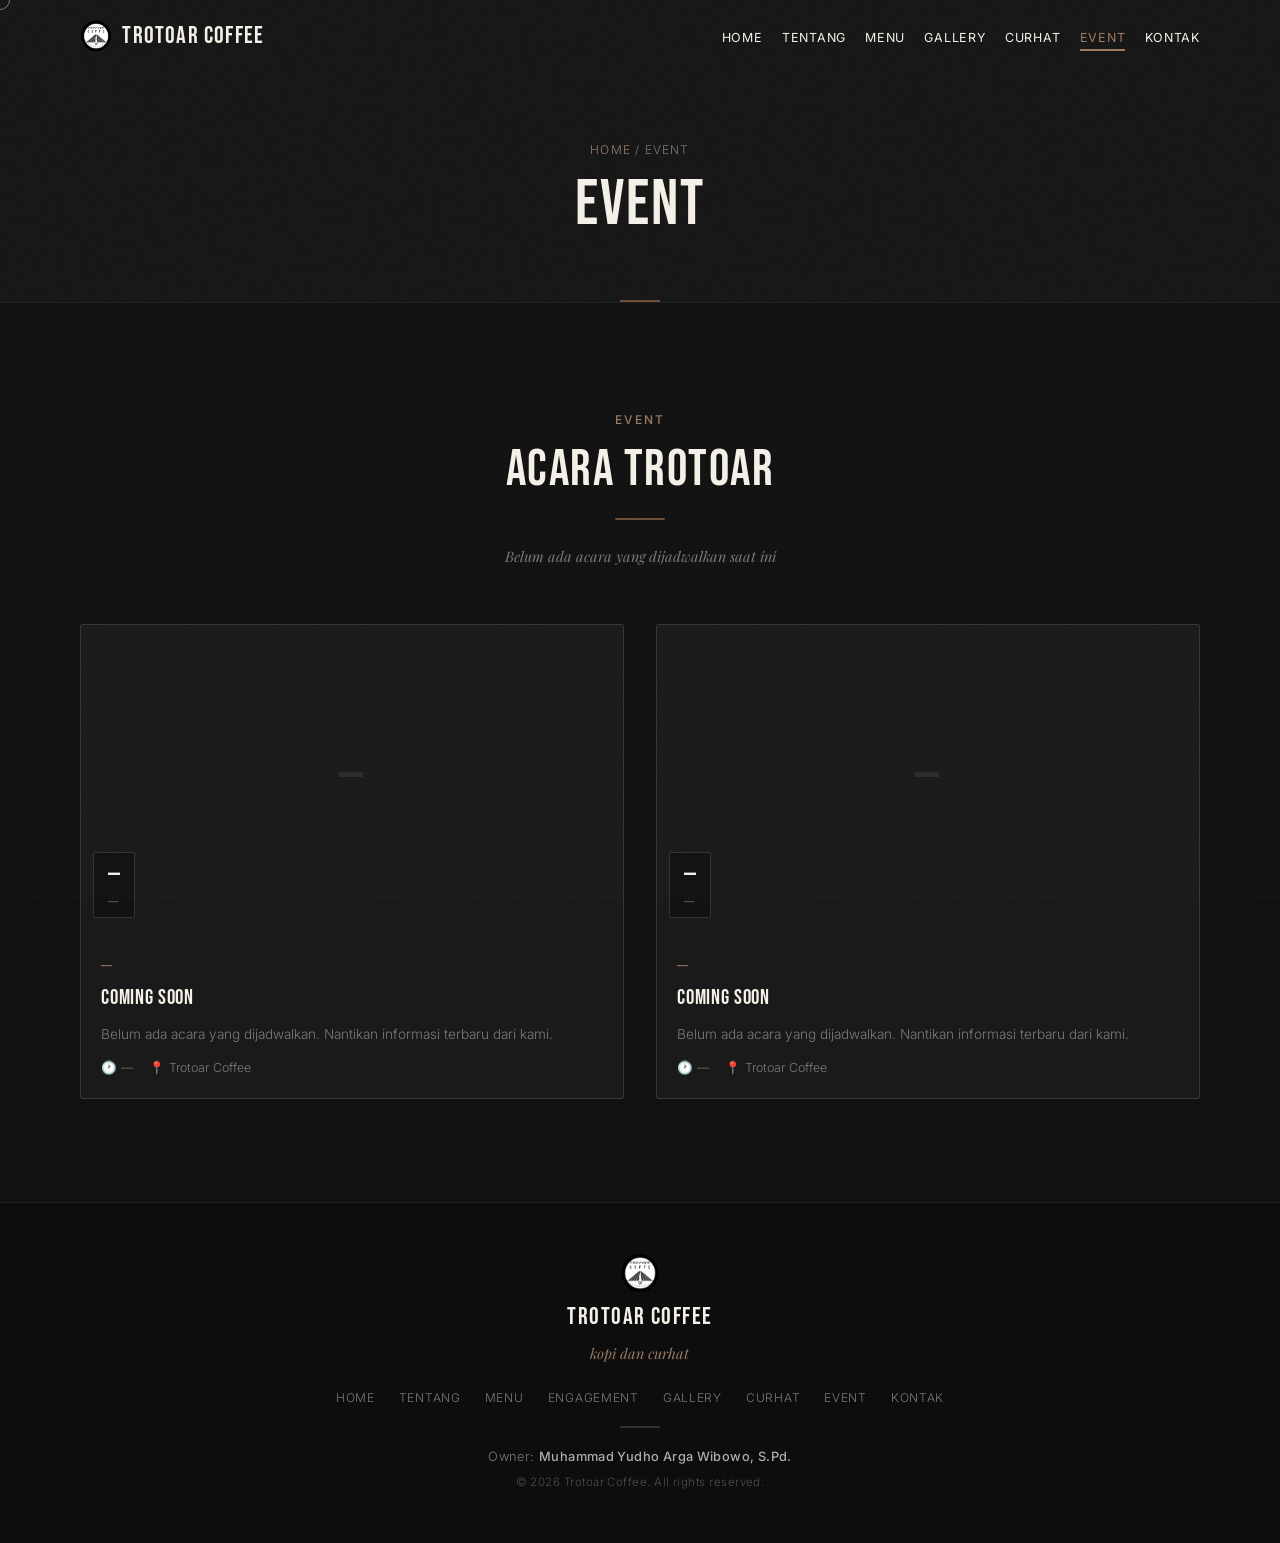
<file: pages/event.html>
<!DOCTYPE html>
<html lang="id">
<head>
    <meta charset="UTF-8">
    <meta name="viewport" content="width=device-width, initial-scale=1.0">
    <title>Event | Trotoar Coffee</title>
    <meta name="description" content="Informasi event Trotoar Coffee. Acoustic Night, Poetry Night, Workshop Brewing, dan acara spesial lainnya.">
    <meta name="keywords" content="event trotoar coffee, acoustic night, poetry night, workshop coffee">
    <meta name="author" content="Muhammad Yudho Arga Wibowo, S.Pd.">
    <meta name="robots" content="index, follow">
    <meta name="google-site-verification" content="sWpottbZnYiygPjVSCxCsW1_C80dRs8D4jqheKoabKQ">
    <link rel="canonical" href="https://trotoarcoffee.netlify.app/pages/event.html">
    <meta property="og:title" content="Event | Trotoar Coffee">
    <meta property="og:description" content="Informasi event Trotoar Coffee. Acoustic Night, Poetry Night, Workshop Brewing.">
    <meta property="og:type" content="website">
    <meta property="og:url" content="https://trotoarcoffee.netlify.app/pages/event.html">
    <meta property="og:image" content="https://trotoarcoffee.netlify.app/assets/images/Logo_Trotoar.png">
    <meta property="og:locale" content="id_ID">
    <meta name="twitter:card" content="summary_large_image">
    <meta name="twitter:title" content="Event | Trotoar Coffee">
    <meta name="twitter:description" content="Informasi event Trotoar Coffee.">
    <meta name="twitter:image" content="https://trotoarcoffee.netlify.app/assets/images/Logo_Trotoar.png">
    <link rel="icon" type="image/svg+xml" href="../favicon.svg">
    <link rel="manifest" href="../site.webmanifest">
    <link rel="preconnect" href="https://fonts.googleapis.com">
    <link rel="preconnect" href="https://fonts.gstatic.com" crossorigin>
    <link href="https://fonts.googleapis.com/css2?family=Bebas+Neue&family=Inter:wght@300;400;500;600&family=Playfair+Display:ital,wght@0,400;0,500;1,400;1,500&display=swap" rel="stylesheet">
    <link rel="stylesheet" href="../style.css">
</head>
<body>

    <div class="custom-cursor" id="customCursor"></div>
    <div class="cursor-trail" id="cursorTrail"></div>
    <div class="progress-bar" id="progressBar"><div class="progress-bar-fill" id="progressBarFill"></div></div>
    <div class="noise-overlay"></div>

    <nav class="navbar" id="pageNavbar">
        <div class="navbar-container">
            <a href="../index.html" class="navbar-logo"><img src="../assets/images/Logo_Trotoar.png" alt="Trotoar Coffee" class="logo-img"><span class="logo-text">Trotoar Coffee</span></a>
            <button class="hamburger" id="pageHamburger"><span class="hamburger-line"></span><span class="hamburger-line"></span><span class="hamburger-line"></span></button>
            <ul class="navbar-menu">
                <li><a href="../index.html" class="navbar-link">Home</a></li>
                <li><a href="about.html" class="navbar-link">Tentang</a></li>
                <li class="nav-item"><a href="menu.html" class="navbar-link">Menu</a>
                    <ul class="nav-dropdown">
                        <li><a href="menu.html" class="nav-dropdown-link">Daftar Menu</a></li>
                        <li><a href="engagement.html" class="nav-dropdown-link">Event Engagement</a></li>
                    </ul>
                </li>
                <li><a href="gallery.html" class="navbar-link">Gallery</a></li>
                <li><a href="curhat.html" class="navbar-link">Curhat</a></li>
                <li><a href="event.html" class="navbar-link active">Event</a></li>
                <li><a href="contact.html" class="navbar-link">Kontak</a></li>
            </ul>
        </div>
    </nav>

    <div class="mobile-overlay" id="pageMobileOverlay">
        <ul class="mobile-menu">
            <li><a href="../index.html" class="mobile-link" data-close>Home</a></li>
            <li><a href="about.html" class="mobile-link" data-close>Tentang</a></li>
            <li class="mobile-item"><a href="menu.html" class="mobile-link">Menu</a>
                <div class="mobile-dropdown">
                    <a href="menu.html" class="mobile-dropdown-link" data-close>Daftar Menu</a>
                    <a href="engagement.html" class="mobile-dropdown-link" data-close>Event Engagement</a>
                </div>
            </li>
            <li><a href="gallery.html" class="mobile-link" data-close>Gallery</a></li>
            <li><a href="curhat.html" class="mobile-link" data-close>Curhat</a></li>
            <li><a href="event.html" class="mobile-link" data-close>Event</a></li>
            <li><a href="contact.html" class="mobile-link" data-close>Kontak</a></li>
        </ul>
    </div>

    <main>
        <section class="page-header">
            <div class="container">
                <p class="page-breadcrumb"><a href="../index.html">Home</a> / Event</p>
                <h1 class="section-heading">Event</h1>
            </div>
        </section>

        <section class="event-section section-padding">
            <div class="container">
                <div class="section-header reveal-fade-up">
                    <span class="section-tag">Event</span>
                    <h2 class="section-heading">Acara Trotoar</h2>
                    <div class="decorative-line center" aria-hidden="true"></div>
                    <p class="section-subtext">Belum ada acara yang dijadwalkan saat ini</p>
                </div>
                <div class="event-grid">
                    <article class="event-card reveal-fade-up">
                        <div class="event-card-image">
                            <div class="event-card-image-placeholder">
                                <span class="event-card-coming">—</span>
                            </div>
                            <div class="event-card-date">
                                <span class="event-card-day">—</span>
                                <span class="event-card-month">—</span>
                            </div>
                        </div>
                        <div class="event-card-body">
                            <span class="event-card-cat">—</span>
                            <h3>Coming Soon</h3>
                            <p>Belum ada acara yang dijadwalkan. Nantikan informasi terbaru dari kami.</p>
                            <div class="event-card-meta">
                                <span>🕐 —</span>
                                <span>📍 Trotoar Coffee</span>
                            </div>
                        </div>
                    </article>
                    <article class="event-card reveal-fade-up">
                        <div class="event-card-image">
                            <div class="event-card-image-placeholder">
                                <span class="event-card-coming">—</span>
                            </div>
                            <div class="event-card-date">
                                <span class="event-card-day">—</span>
                                <span class="event-card-month">—</span>
                            </div>
                        </div>
                        <div class="event-card-body">
                            <span class="event-card-cat">—</span>
                            <h3>Coming Soon</h3>
                            <p>Belum ada acara yang dijadwalkan. Nantikan informasi terbaru dari kami.</p>
                            <div class="event-card-meta">
                                <span>🕐 —</span>
                                <span>📍 Trotoar Coffee</span>
                            </div>
                        </div>
                    </article>
                </div>
            </div>
        </section>
    </main>

    <button class="back-to-top" id="backToTop">
        <svg class="back-to-top-svg" viewBox="0 0 48 48" width="48" height="48">
            <circle class="back-to-top-track" cx="24" cy="24" r="21" fill="none" stroke="rgba(122,122,122,0.2)" stroke-width="2"/>
            <circle class="back-to-top-fill" id="backToTopFill" cx="24" cy="24" r="21" fill="none" stroke="#9B7B65" stroke-width="2" stroke-linecap="round" transform="rotate(-90 24 24)" stroke-dasharray="131.95" stroke-dashoffset="131.95"/>
        </svg>
        <span class="back-to-top-arrow">&#8593;</span>
    </button>

    <footer class="footer" role="contentinfo">
        <div class="container">
            <div class="footer-content">
                <div class="footer-brand">
                    <img src="../assets/images/Logo_Trotoar.png" alt="Trotoar Coffee" class="footer-logo-img">
                    <h3 class="footer-name">Trotoar Coffee</h3>
                    <p class="footer-slogan">kopi dan curhat</p>
                </div>
                <div class="footer-links">
                    <a href="../index.html" class="footer-link">Home</a>
                    <a href="about.html" class="footer-link">Tentang</a>
                    <a href="menu.html" class="footer-link">Menu</a>
                    <a href="engagement.html" class="footer-link">Engagement</a>
                    <a href="gallery.html" class="footer-link">Gallery</a>
                    <a href="curhat.html" class="footer-link">Curhat</a>
                    <a href="event.html" class="footer-link">Event</a>
                    <a href="contact.html" class="footer-link">Kontak</a>
                </div>
                <div class="footer-divider"></div>
                <div class="footer-info">
                    <p class="footer-owner">Owner: <strong>Muhammad Yudho Arga Wibowo, S.Pd.</strong></p>
                    <p class="footer-copy">&copy; 2026 Trotoar Coffee. All rights reserved.</p>
                </div>
            </div>
        </div>
    </footer>

    <script src="../js/navbar.js"></script>
    <script src="../js/animation.js"></script>
</body>
</html>
</file>
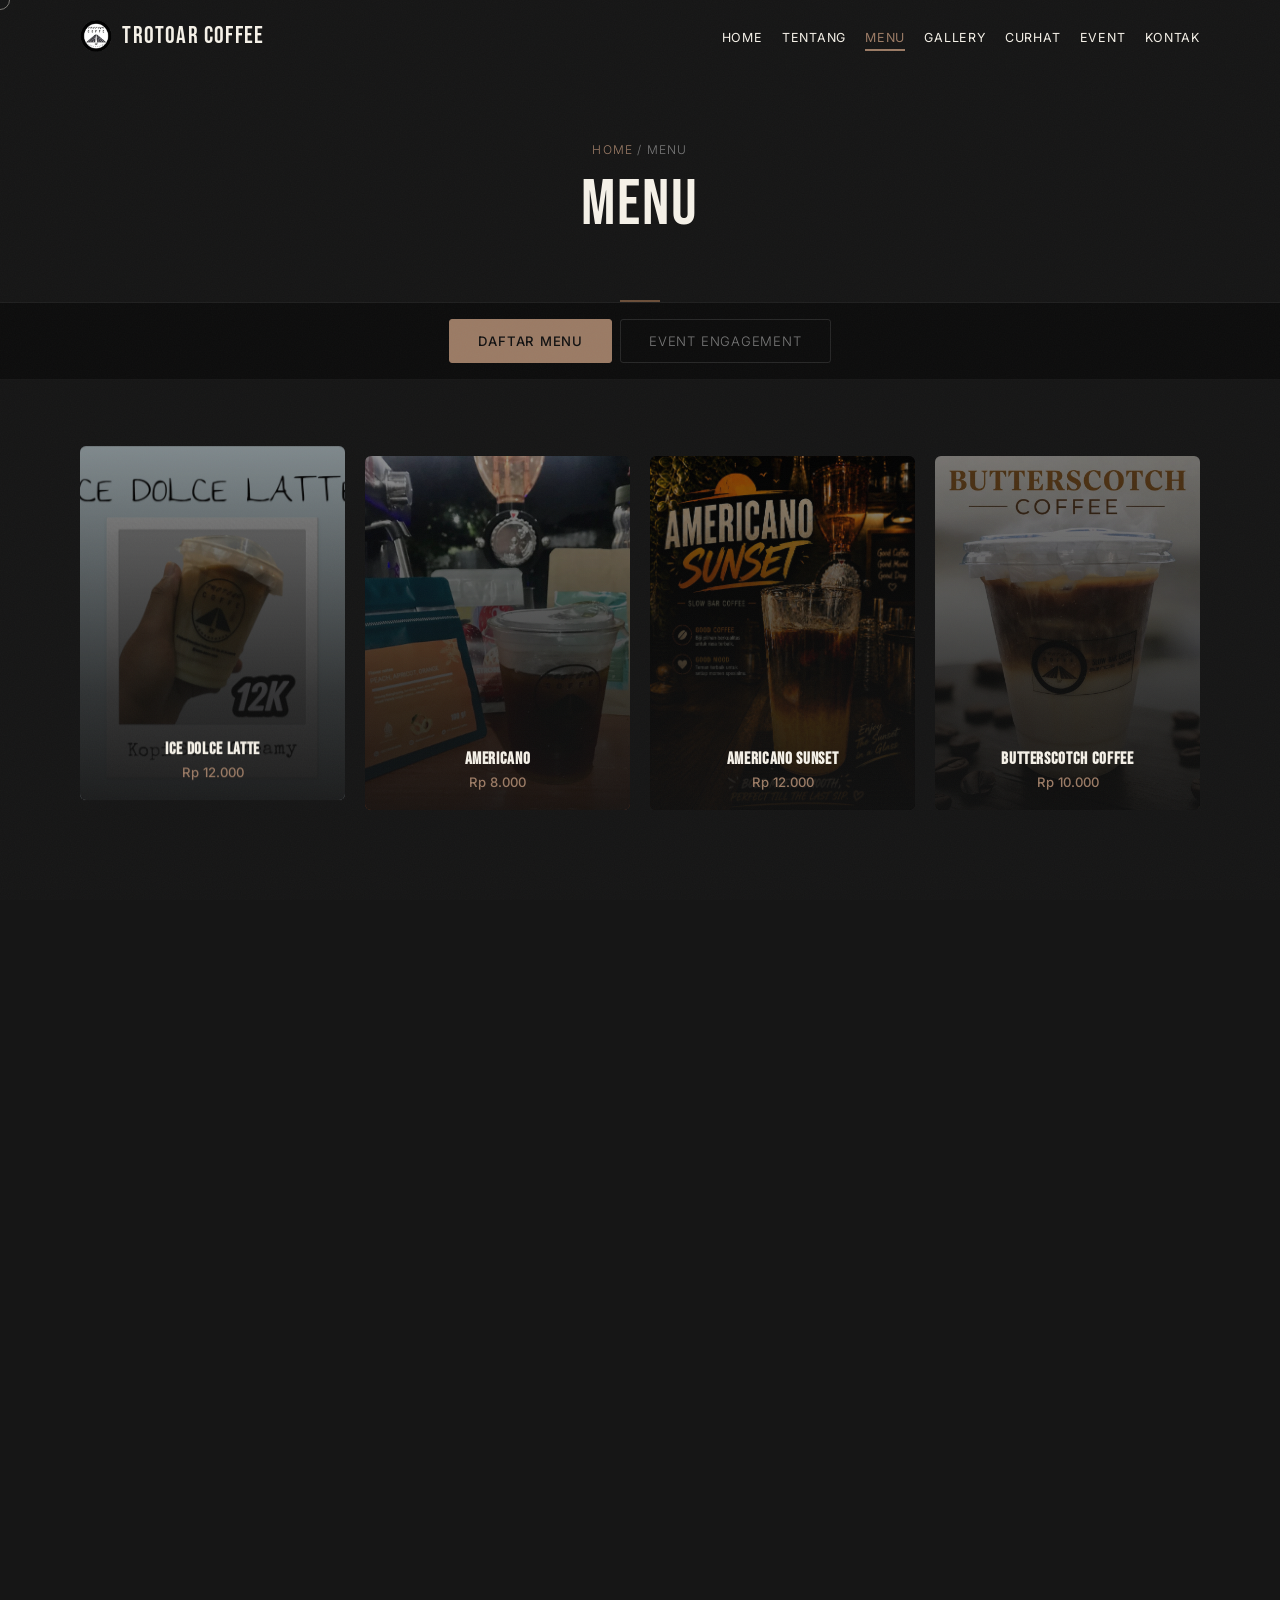
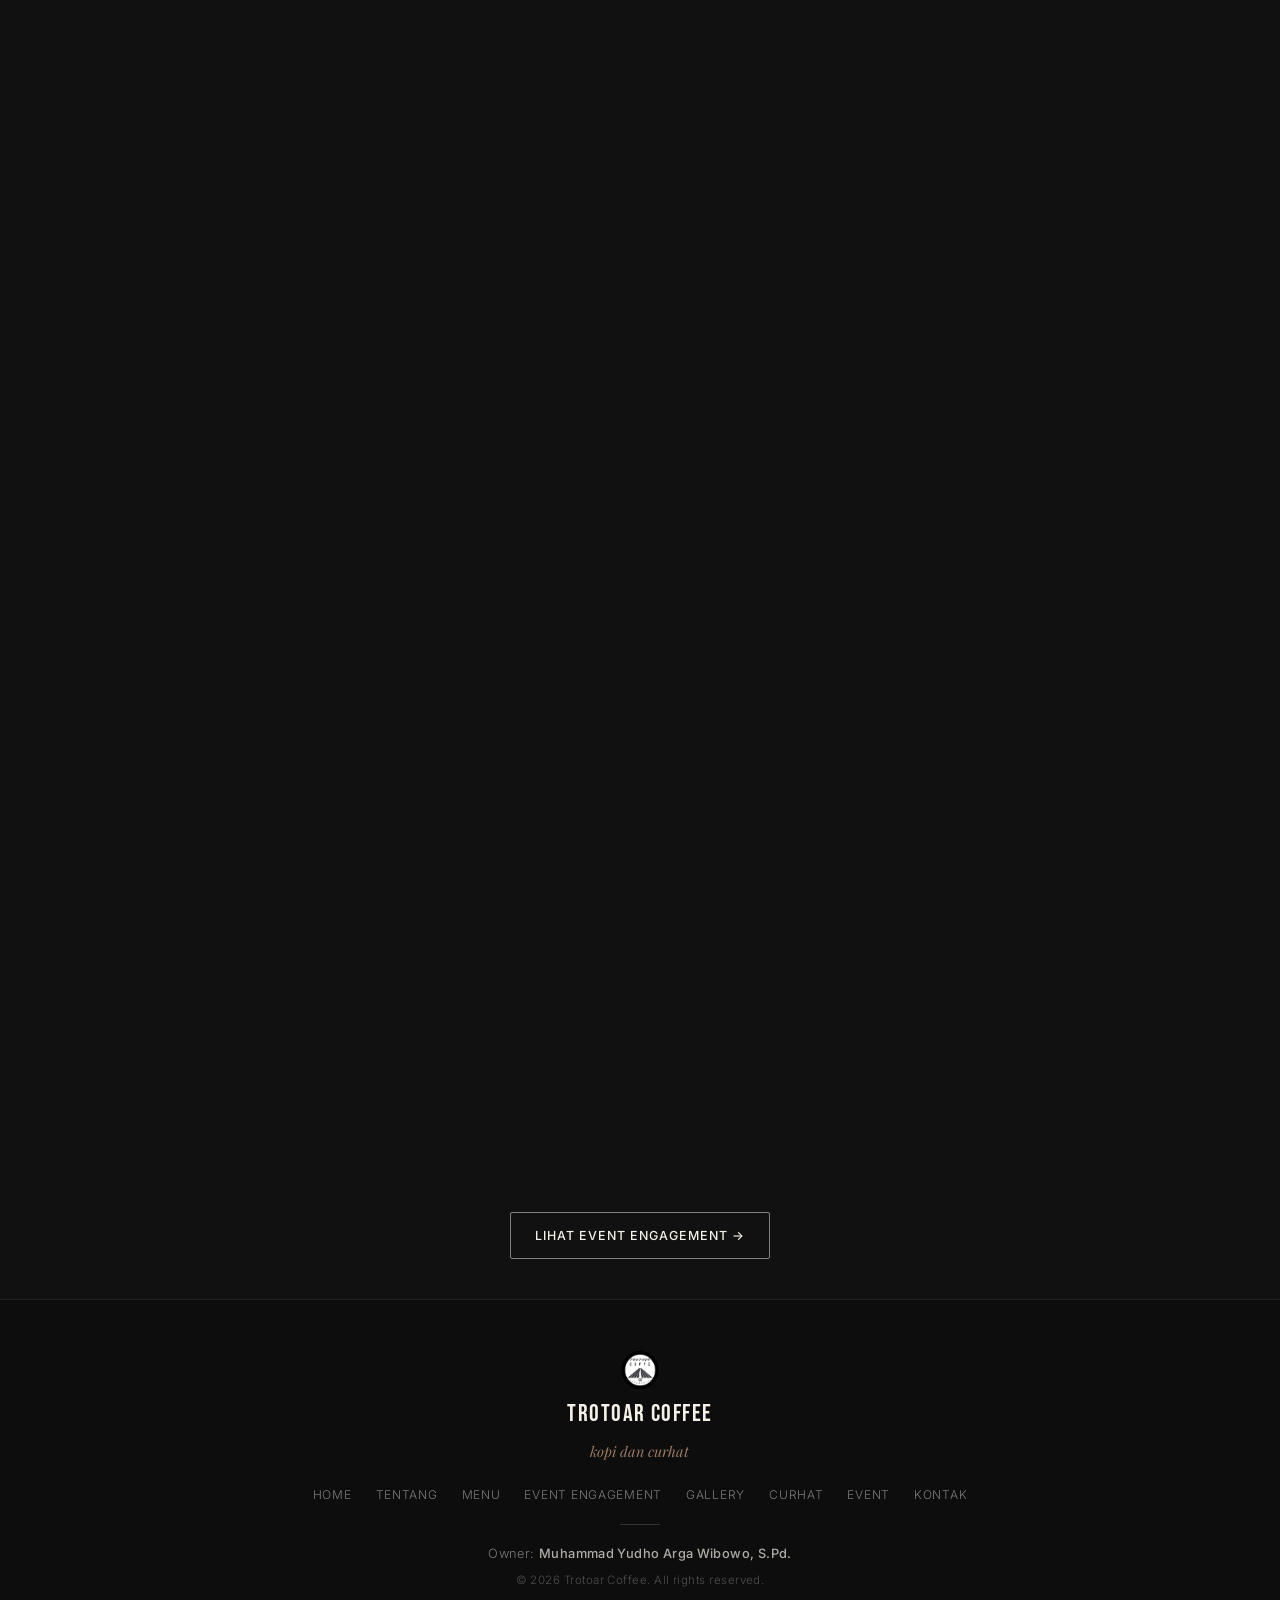
<file: pages/menu-content-daftar.html>
<!DOCTYPE html>
<html lang="id">
<head><meta charset="UTF-8"><meta http-equiv="refresh" content="0;url=menu.html"><title>Mengalihkan...</title></head>
<body><p style="text-align:center;padding:40px;color:#fff;">Mengalihkan ke Daftar Menu...</p></body>
</html>
</file>
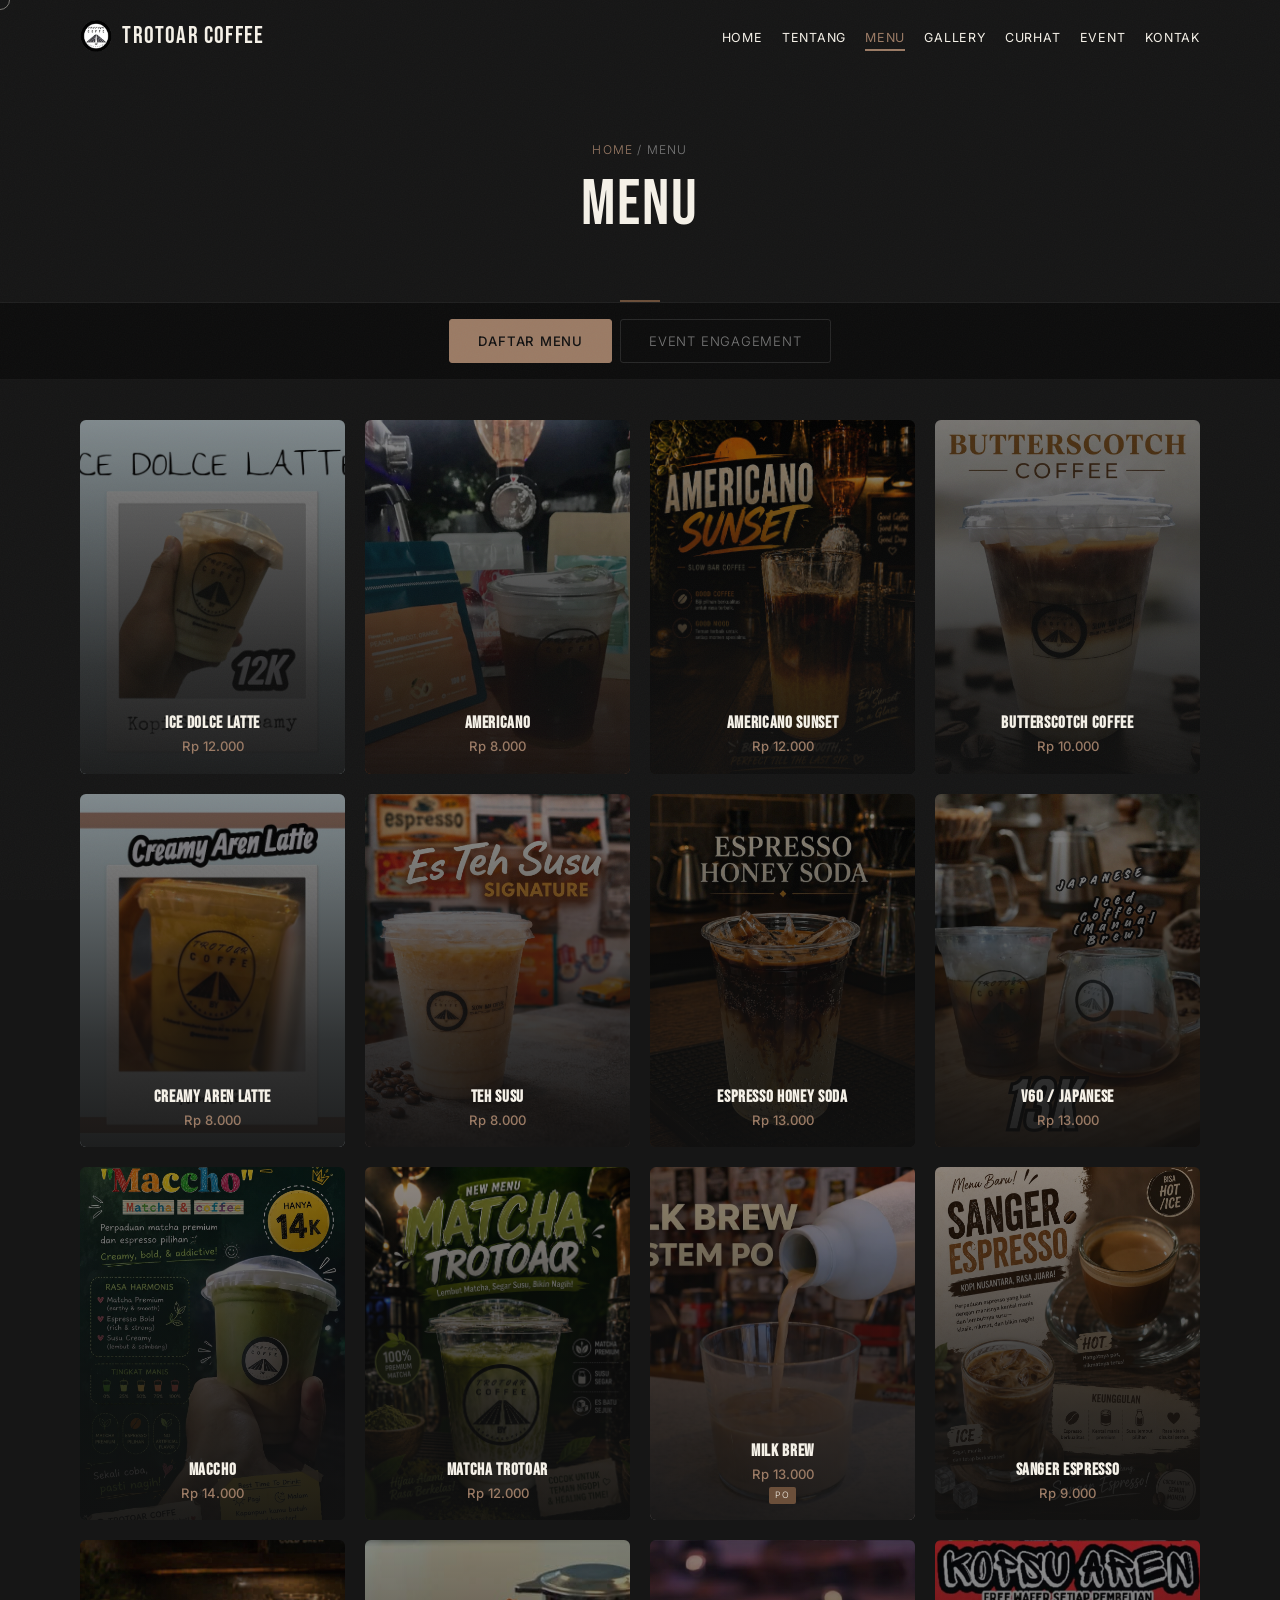
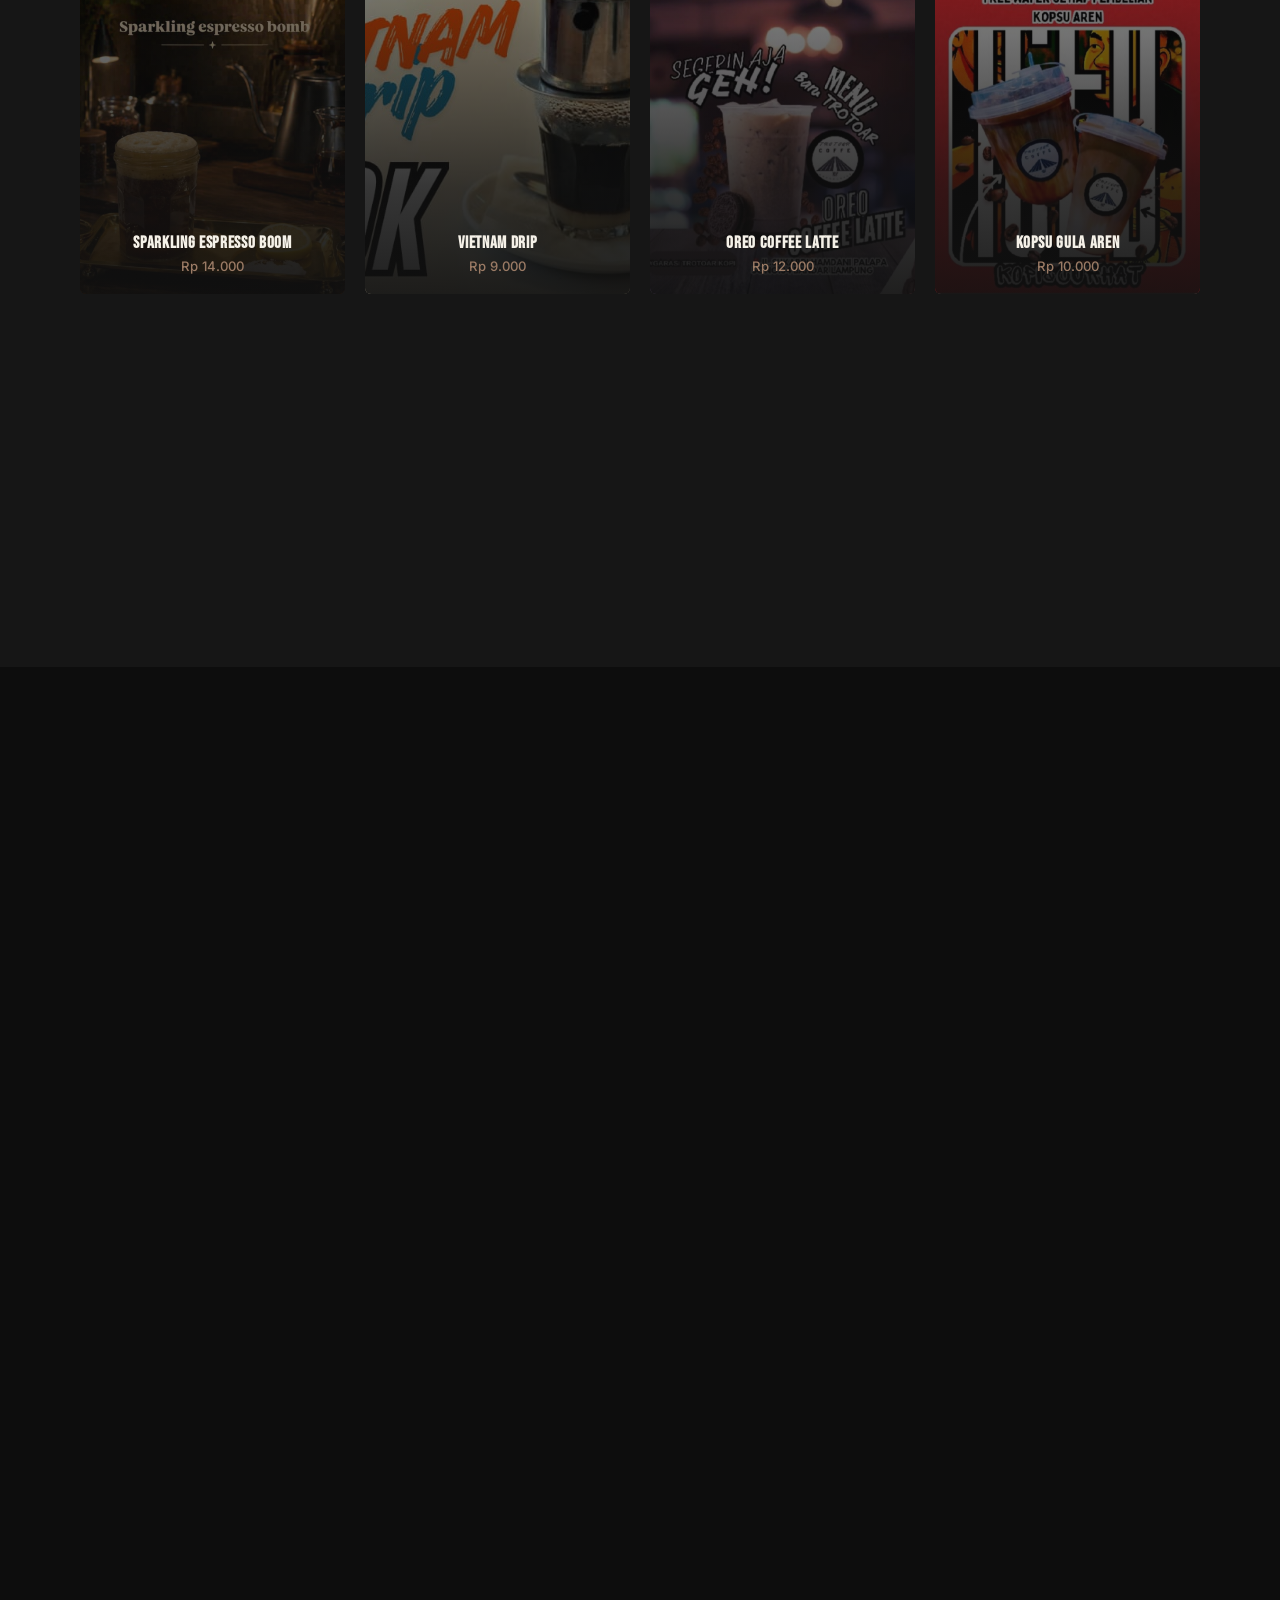
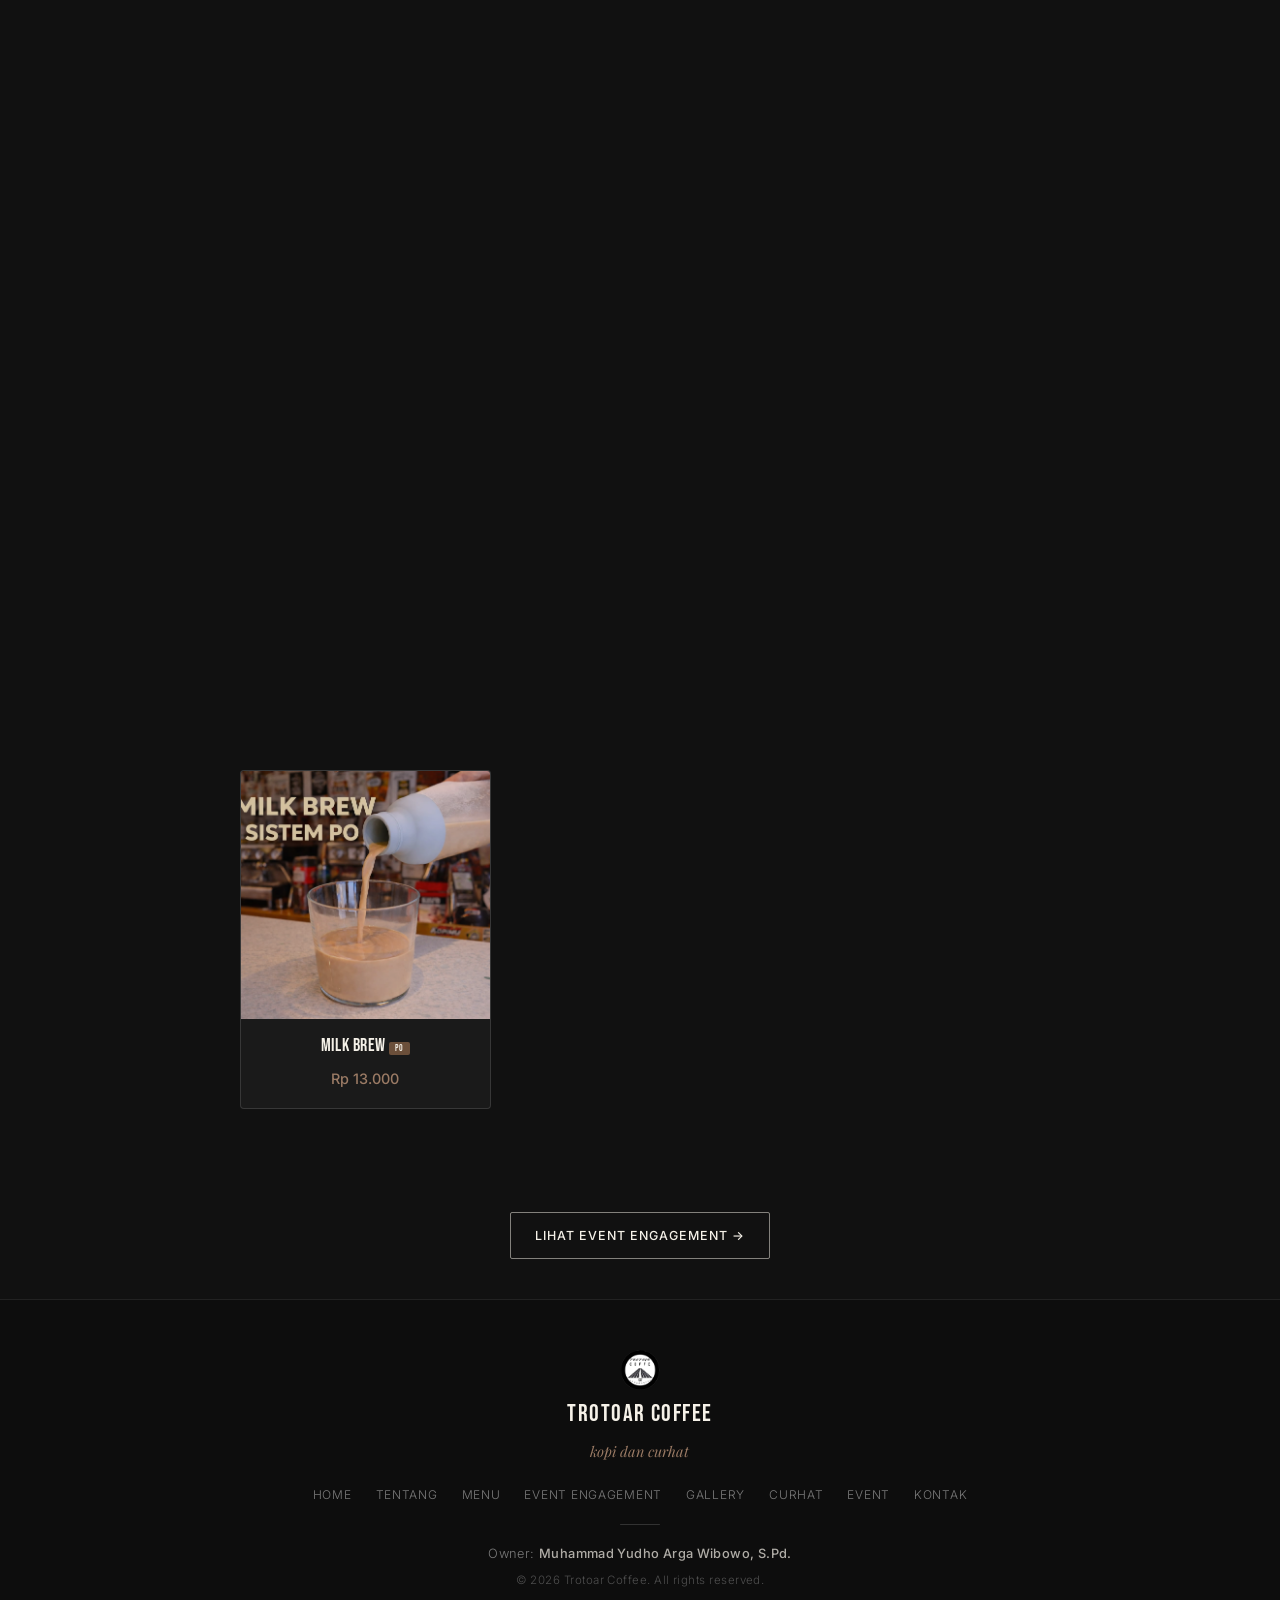
<file: pages/menu.html>
<!DOCTYPE html>
<html lang="id">
<head>
    <meta charset="UTF-8">
    <meta name="viewport" content="width=device-width, initial-scale=1.0">
    <title>Menu | Trotoar Coffee</title>
    <meta name="description" content="Lihat menu lengkap Trotoar Coffee: Coffee, Non Coffee, Filter, Coffee Spesial, Matcha, dan Makanan/Cemilan. Tersedia di ShopeeFood.">
    <meta name="keywords" content="menu trotoar coffee, kopi, latte, menu coffee shop, pesan kopi online, shopeefood">
    <meta name="author" content="Muhammad Yudho Arga Wibowo, S.Pd.">
    <meta name="robots" content="index, follow">
    <meta name="google-site-verification" content="sWpottbZnYiygPjVSCxCsW1_C80dRs8D4jqheKoabKQ">
    <link rel="canonical" href="https://trotoarcoffee.netlify.app/pages/menu.html">
    <meta property="og:title" content="Menu | Trotoar Coffee">
    <meta property="og:description" content="Lihat menu lengkap Trotoar Coffee: Coffee, Non Coffee, Filter, Coffee Spesial, Matcha, dan Makanan/Cemilan.">
    <meta property="og:type" content="website">
    <meta property="og:url" content="https://trotoarcoffee.netlify.app/pages/menu.html">
    <meta property="og:image" content="https://trotoarcoffee.netlify.app/assets/images_menu/Ice_Dolce_Latte.jpeg">
    <meta property="og:locale" content="id_ID">
    <meta name="twitter:card" content="summary_large_image">
    <meta name="twitter:title" content="Menu | Trotoar Coffee">
    <meta name="twitter:description" content="Lihat menu lengkap Trotoar Coffee.">
    <meta name="twitter:image" content="https://trotoarcoffee.netlify.app/assets/images_menu/Ice_Dolce_Latte.jpeg">
    <link rel="icon" type="image/svg+xml" href="../favicon.svg">
    <link rel="manifest" href="../site.webmanifest">
    <link rel="preconnect" href="https://fonts.googleapis.com">
    <link rel="preconnect" href="https://fonts.gstatic.com" crossorigin>
    <link href="https://fonts.googleapis.com/css2?family=Bebas+Neue&family=Inter:wght@300;400;500;600&family=Playfair+Display:ital,wght@0,400;0,500;1,400;1,500&display=swap" rel="stylesheet">
    <link rel="stylesheet" href="../style.css">
</head>
<body>

    <div class="custom-cursor" id="customCursor" aria-hidden="true"></div>
    <div class="cursor-trail" id="cursorTrail" aria-hidden="true"></div>
    <div class="progress-bar" id="progressBar" aria-hidden="true"><div class="progress-bar-fill" id="progressBarFill"></div></div>
    <div class="noise-overlay" aria-hidden="true"></div>

    <nav class="navbar" id="pageNavbar" role="navigation">
        <div class="navbar-container">
            <a href="../index.html" class="navbar-logo">
                <img src="../assets/images/Logo_Trotoar.png" alt="Trotoar Coffee" class="logo-img">
                <span class="logo-text">Trotoar Coffee</span>
            </a>
            <button class="hamburger" id="pageHamburger" aria-label="Buka menu" aria-expanded="false">
                <span class="hamburger-line"></span><span class="hamburger-line"></span><span class="hamburger-line"></span>
            </button>
            <ul class="navbar-menu" role="menubar">
                <li role="none"><a href="../index.html" class="navbar-link" role="menuitem">Home</a></li>
                <li role="none"><a href="about.html" class="navbar-link" role="menuitem">Tentang</a></li>
                <li role="none"><a href="menu.html" class="navbar-link active" role="menuitem">Menu</a>
                    <ul class="nav-dropdown">
                        <li><a href="menu.html" class="nav-dropdown-link">Daftar Menu</a></li>
                        <li><a href="engagement.html" class="nav-dropdown-link">Event Engagement</a></li>
                    </ul>
                </li>
                <li role="none"><a href="gallery.html" class="navbar-link" role="menuitem">Gallery</a></li>
                <li role="none"><a href="curhat.html" class="navbar-link" role="menuitem">Curhat</a></li>
                <li role="none"><a href="event.html" class="navbar-link" role="menuitem">Event</a></li>
                <li role="none"><a href="contact.html" class="navbar-link" role="menuitem">Kontak</a></li>
            </ul>
        </div>
    </nav>

    <div class="mobile-overlay" id="pageMobileOverlay" aria-hidden="true">
        <ul class="mobile-menu">
            <li><a href="../index.html" class="mobile-link" data-close>Home</a></li>
            <li><a href="about.html" class="mobile-link" data-close>Tentang</a></li>
            <li><a href="menu.html" class="mobile-link">Menu</a>
                <div class="mobile-dropdown">
                    <a href="menu.html" class="mobile-dropdown-link" data-close>Daftar Menu</a>
                    <a href="engagement.html" class="mobile-dropdown-link" data-close>Event Engagement</a>
                </div>
            </li>
            <li><a href="gallery.html" class="mobile-link" data-close>Gallery</a></li>
            <li><a href="curhat.html" class="mobile-link" data-close>Curhat</a></li>
            <li><a href="event.html" class="mobile-link" data-close>Event</a></li>
            <li><a href="contact.html" class="mobile-link" data-close>Kontak</a></li>
        </ul>
    </div>

    <main>
        <section class="page-header">
            <div class="container">
                <p class="page-breadcrumb"><a href="../index.html">Home</a> / Menu</p>
                <h1 class="section-heading">Menu</h1>
            </div>
        </section>

        <!-- Sub Page Navigation -->
        <div class="page-subnav">
            <div class="container">
                <a href="menu.html" class="page-subnav-btn active">Daftar Menu</a>
                <a href="engagement.html" class="page-subnav-btn">Event Engagement</a>
            </div>
        </div>

<section class="menu-preview-section">
    <div class="container">
        <div class="menu-preview-grid">
            <div class="menu-preview-card reveal-fade-up">
                <img src="../assets/images_menu/Ice_Dolce_Latte.jpeg" alt="Ice Dolce Latte">
                <div class="menu-preview-overlay"><h3>Ice Dolce Latte</h3><span class="menu-preview-price">Rp 12.000</span></div>
            </div>
            <div class="menu-preview-card reveal-fade-up">
                <img src="../assets/images_menu/Americano.jpeg" alt="Americano">
                <div class="menu-preview-overlay"><h3>Americano</h3><span class="menu-preview-price">Rp 8.000</span></div>
            </div>
            <div class="menu-preview-card reveal-fade-up">
                <img src="../assets/images_menu/Americano_Sunset.jpeg" alt="Americano Sunset">
                <div class="menu-preview-overlay"><h3>Americano Sunset</h3><span class="menu-preview-price">Rp 12.000</span></div>
            </div>
            <div class="menu-preview-card reveal-fade-up">
                <img src="../assets/images_menu/Butterscotch_Coffee.jpeg" alt="Butterscotch Coffee">
                <div class="menu-preview-overlay"><h3>Butterscotch Coffee</h3><span class="menu-preview-price">Rp 10.000</span></div>
            </div>
            <div class="menu-preview-card reveal-fade-up">
                <img src="../assets/images_menu/Creamy_Aren_Latte.jpeg" alt="Creamy Aren Latte">
                <div class="menu-preview-overlay"><h3>Creamy Aren Latte</h3><span class="menu-preview-price">Rp 8.000</span></div>
            </div>
            <div class="menu-preview-card reveal-fade-up">
                <img src="../assets/images_menu/Es_Teh_Susu.jpeg" alt="Teh Susu">
                <div class="menu-preview-overlay"><h3>Teh Susu</h3><span class="menu-preview-price">Rp 8.000</span></div>
            </div>
            <div class="menu-preview-card reveal-fade-up">
                <img src="../assets/images_menu/Espresso_Honey_Soda.jpeg" alt="Espresso Honey Soda">
                <div class="menu-preview-overlay"><h3>Espresso Honey Soda</h3><span class="menu-preview-price">Rp 13.000</span></div>
            </div>
            <div class="menu-preview-card reveal-fade-up">
                <img src="../assets/images_menu/Japanese.jpeg" alt="V60 Japanese">
                <div class="menu-preview-overlay"><h3>V60 / Japanese</h3><span class="menu-preview-price">Rp 13.000</span></div>
            </div>
            <div class="menu-preview-card reveal-fade-up">
                <img src="../assets/images_menu/Maccho.jpeg" alt="Maccho">
                <div class="menu-preview-overlay"><h3>Maccho</h3><span class="menu-preview-price">Rp 14.000</span></div>
            </div>
            <div class="menu-preview-card reveal-fade-up">
                <img src="../assets/images_menu/Matcha_Trotoar.jpeg" alt="Matcha Trotoar">
                <div class="menu-preview-overlay"><h3>Matcha Trotoar</h3><span class="menu-preview-price">Rp 12.000</span></div>
            </div>
            <div class="menu-preview-card reveal-fade-up">
                <img src="../assets/images_menu/Milk_Brew.jpeg" alt="Milk Brew">
                <div class="menu-preview-overlay"><h3>Milk Brew</h3><span class="menu-preview-price">Rp 13.000</span><span class="menu-preview-badge">PO</span></div>
            </div>
            <div class="menu-preview-card reveal-fade-up">
                <img src="../assets/images_menu/Sanger_Espresso.jpeg" alt="Sanger Espresso">
                <div class="menu-preview-overlay"><h3>Sanger Espresso</h3><span class="menu-preview-price">Rp 9.000</span></div>
            </div>
            <div class="menu-preview-card reveal-fade-up">
                <img src="../assets/images_menu/Sparkling_Espresso_Bomb.jpeg" alt="Sparkling Espresso Boom">
                <div class="menu-preview-overlay"><h3>Sparkling Espresso Boom</h3><span class="menu-preview-price">Rp 14.000</span></div>
            </div>
            <div class="menu-preview-card reveal-fade-up">
                <img src="../assets/images_menu/Vietnam_Drip.jpeg" alt="Vietnam Drip">
                <div class="menu-preview-overlay"><h3>Vietnam Drip</h3><span class="menu-preview-price">Rp 9.000</span></div>
            </div>
            <div class="menu-preview-card reveal-fade-up">
                <img src="../assets/images_menu/Oreo_Coffee_Latte.jpeg" alt="Oreo Coffee Latte">
                <div class="menu-preview-overlay"><h3>Oreo Coffee Latte</h3><span class="menu-preview-price">Rp 12.000</span></div>
            </div>
            <div class="menu-preview-card reveal-fade-up">
                <img src="../assets/images_menu/Kopsu_Gula_Aren.jpeg" alt="Kopsu Gula Aren">
                <div class="menu-preview-overlay"><h3>Kopsu Gula Aren</h3><span class="menu-preview-price">Rp 10.000</span></div>
            </div>
            <div class="menu-preview-card reveal-fade-up">
                <img src="../assets/images_menu/Ice_Dirty_Latte.jpeg" alt="Ice Dirty Latte">
                <div class="menu-preview-overlay"><h3>Ice Dirty Latte</h3><span class="menu-preview-price">Rp 10.000</span></div>
            </div>
            <div class="menu-preview-card reveal-fade-up">
                <img src="../assets/images_menu/Kopi_Tubruk.jpeg" alt="Kopi Tubruk">
                <div class="menu-preview-overlay"><h3>Kopi Tubruk</h3><span class="menu-preview-price">Rp 5.000</span></div>
            </div>
        </div>
    </div>
</section>

<!-- Daftar Menu (Professional Text Menu) -->
<section class="menu-text-section section-padding">
    <div class="container">
        <div class="menu-text-board reveal-fade-up">
            <div class="menu-text-header">
                <span class="menu-text-brand">Trotoar Coffee</span>
                <span class="menu-text-divider">✦</span>
                <span class="menu-text-subtitle">Daftar Menu</span>
            </div>
            <div class="menu-text-category">
                <h3 class="menu-text-cat-title">Coffee</h3>
                <div class="menu-text-item"><span class="menu-text-name">Oreo Coffee Latte</span><span class="menu-text-dots"></span><span class="menu-text-price">Rp 12.000</span></div>
                <div class="menu-text-item"><span class="menu-text-name">Dolce Latte</span><span class="menu-text-dots"></span><span class="menu-text-price">Rp 12.000</span></div>
                <div class="menu-text-item"><span class="menu-text-name">Spanish Latte</span><span class="menu-text-dots"></span><span class="menu-text-price">Rp 10.000</span></div>
                <div class="menu-text-item"><span class="menu-text-name">Dirty Latte</span><span class="menu-text-dots"></span><span class="menu-text-price">Rp 10.000</span></div>
                <div class="menu-text-item"><span class="menu-text-name">Kopsu Gula Aren</span><span class="menu-text-dots"></span><span class="menu-text-price">Rp 10.000</span></div>
                <div class="menu-text-item"><span class="menu-text-name">Espresso Hot/Ice</span><span class="menu-text-dots"></span><span class="menu-text-price">Rp 8.000</span></div>
                <div class="menu-text-item"><span class="menu-text-name">Americano / Long Black</span><span class="menu-text-dots"></span><span class="menu-text-price">Rp 8.000</span></div>
                <div class="menu-text-item"><span class="menu-text-name">Lungo</span><span class="menu-text-dots"></span><span class="menu-text-price">Rp 8.000</span></div>
            </div>
            <div class="menu-text-category">
                <h3 class="menu-text-cat-title">Non Coffee</h3>
                <div class="menu-text-item"><span class="menu-text-name">Creamy Aren Latte</span><span class="menu-text-dots"></span><span class="menu-text-price">Rp 8.000</span></div>
                <div class="menu-text-item"><span class="menu-text-name">Butterscotch</span><span class="menu-text-dots"></span><span class="menu-text-price">Rp 8.000</span></div>
                <div class="menu-text-item"><span class="menu-text-name">Teh Susu Hot/Ice</span><span class="menu-text-dots"></span><span class="menu-text-price">Rp 8.000</span></div>
                <div class="menu-text-item"><span class="menu-text-name">Jagung Susu Creamy</span><span class="menu-text-dots"></span><span class="menu-text-price">Rp 5.000</span></div>
            </div>
            <div class="menu-text-category">
                <h3 class="menu-text-cat-title">Filter</h3>
                <div class="menu-text-item"><span class="menu-text-name">V60 / Japanese</span><span class="menu-text-dots"></span><span class="menu-text-price">Rp 13.000</span></div>
                <div class="menu-text-item"><span class="menu-text-name">Vietnam Drip</span><span class="menu-text-dots"></span><span class="menu-text-price">Rp 9.000</span></div>
                <div class="menu-text-item"><span class="menu-text-name">Tubruk</span><span class="menu-text-dots"></span><span class="menu-text-price">Rp 5.000</span></div>
            </div>
            <div class="menu-text-category">
                <h3 class="menu-text-cat-title">Coffee Spesial</h3>
                <div class="menu-text-item"><span class="menu-text-name">Milk Brew <span class="menu-text-badge">PO</span></span><span class="menu-text-dots"></span><span class="menu-text-price">Rp 13.000</span></div>
                <div class="menu-text-item"><span class="menu-text-name">Espresso Honey Soda</span><span class="menu-text-dots"></span><span class="menu-text-price">Rp 13.000</span></div>
                <div class="menu-text-item"><span class="menu-text-name">Sparkling Espresso Boom</span><span class="menu-text-dots"></span><span class="menu-text-price">Rp 14.000</span></div>
                <div class="menu-text-item"><span class="menu-text-name">Americano Sunset</span><span class="menu-text-dots"></span><span class="menu-text-price">Rp 12.000</span></div>
                <div class="menu-text-item"><span class="menu-text-name">Maccho "Matcha Espresso"</span><span class="menu-text-dots"></span><span class="menu-text-price">Rp 14.000</span></div>
                <div class="menu-text-item"><span class="menu-text-name">Sanger Espresso</span><span class="menu-text-dots"></span><span class="menu-text-price">Rp 9.000</span></div>
                <div class="menu-text-item"><span class="menu-text-name">Butterscotch Coffee</span><span class="menu-text-dots"></span><span class="menu-text-price">Rp 10.000</span></div>
                <div class="menu-text-item"><span class="menu-text-name">Es Kopi Klasik</span><span class="menu-text-dots"></span><span class="menu-text-price">Rp 10.000</span></div>
            </div>
            <div class="menu-text-category">
                <h3 class="menu-text-cat-title">Matcha</h3>
                <div class="menu-text-item"><span class="menu-text-name">Matcha Trotoar</span><span class="menu-text-dots"></span><span class="menu-text-price">Rp 12.000</span></div>
            </div>
            <div class="menu-text-category">
                <h3 class="menu-text-cat-title">Makanan / Cemilan</h3>
                <div class="menu-text-item"><span class="menu-text-name">Indomie Goreng/Rebus</span><span class="menu-text-dots"></span><span class="menu-text-price">Rp 8.000</span></div>
                <div class="menu-text-item"><span class="menu-text-name">Indomie + Telur</span><span class="menu-text-dots"></span><span class="menu-text-price">Rp 10.000</span></div>
                <div class="menu-text-item"><span class="menu-text-name">Cemilan</span><span class="menu-text-dots"></span><span class="menu-text-price">—</span></div>
            </div>
            <div class="menu-text-footer">
                <span>Harga dapat berubah sewaktu-waktu</span>
            </div>
        </div>
    </div>
</section>

<!-- Pesan Online -->
<section class="menu-order-section section-padding">
    <div class="container">
        <div class="section-header reveal-fade-up">
            <span class="section-tag">Pesan Online</span>
            <h2 class="section-heading">Tersedia di ShopeeFood</h2>
            <div class="decorative-line center" aria-hidden="true"></div>
            <p class="order-cta-text">Klik poster untuk memesan</p>
        </div>
        <div class="menu-order-grid">
            <a href="https://shopee.co.id/universal-link/now-food/dish/22174349/2749637767646208?deep_and_deferred=1&shareChannel=copy_link" target="_blank" class="menu-order-card reveal-fade-up" rel="noopener">
                <img src="../assets/images_menu/Oreo_Coffee_Latte.jpeg" alt="Oreo Coffee Latte" loading="lazy">
                <div class="menu-order-info"><h3>Oreo Coffee Latte</h3><span class="menu-order-price">Rp 12.000</span></div>
            </a>
            <a href="https://shopee.co.id/universal-link/now-food/dish/22174349/2928232377723392?deep_and_deferred=1&shareChannel=copy_link" target="_blank" class="menu-order-card reveal-fade-up" rel="noopener">
                <img src="../assets/images_menu/Ice_Dolce_Latte.jpeg" alt="Ice Dolce Latte" loading="lazy">
                <div class="menu-order-info"><h3>Ice Dolce Latte</h3><span class="menu-order-price">Rp 12.000</span></div>
            </a>
            <a href="https://shopee.co.id/universal-link/now-food/dish/22174349/2952407559187968?deep_and_deferred=1&shareChannel=copy_link" target="_blank" class="menu-order-card reveal-fade-up" rel="noopener">
                <img src="../assets/images_menu/Creamy_Aren_Latte.jpeg" alt="Creamy Aren Latte" loading="lazy">
                <div class="menu-order-info"><h3>Creamy Aren Latte</h3><span class="menu-order-price">Rp 8.000</span></div>
            </a>
            <a href="https://shopee.co.id/universal-link/now-food/dish/22174349/2655386913765376?deep_and_deferred=1&shareChannel=copy_link" target="_blank" class="menu-order-card reveal-fade-up" rel="noopener">
                <img src="../assets/images_menu/Ice_Dirty_Latte.jpeg" alt="Ice Dirty Latte" loading="lazy">
                <div class="menu-order-info"><h3>Ice Dirty Latte</h3><span class="menu-order-price">Rp 10.000</span></div>
            </a>
            <a href="https://shopee.co.id/universal-link/now-food/dish/22174349/2596782561245184?deep_and_deferred=1&shareChannel=copy_link" target="_blank" class="menu-order-card reveal-fade-up" rel="noopener">
                <img src="../assets/images_menu/Kopsu_Gula_Aren.jpeg" alt="Es Kopsu Gula Aren" loading="lazy">
                <div class="menu-order-info"><h3>Es Kopsu Gula Aren</h3><span class="menu-order-price">Rp 10.000</span></div>
            </a>
            <a href="https://shopee.co.id/universal-link/now-food/dish/22174349/2616794168392192?deep_and_deferred=1&shareChannel=copy_link" target="_blank" class="menu-order-card reveal-fade-up" rel="noopener">
                <img src="../assets/images_menu/Kopi_Tubruk.jpeg" alt="Kopi Tubruk" loading="lazy">
                <div class="menu-order-info"><h3>Kopi Tubruk</h3><span class="menu-order-price">Rp 5.000</span></div>
            </a>
        </div>
    </div>
</section>

<!-- Pre-Order via WhatsApp -->
<section class="menu-order-section section-padding" style="padding-top:0;">
    <div class="container">
        <div class="section-header reveal-fade-up">
            <span class="section-tag">Pre-Order</span>
            <h2 class="section-heading">Pesan via WhatsApp</h2>
            <div class="decorative-line center" aria-hidden="true"></div>
            <p class="order-cta-text">Klik poster untuk pesan via WA</p>
        </div>
        <div class="menu-order-grid">
            <a href="https://wa.me/6289655444469?text=Halo%20kak%2C%20saya%20mau%20pre-order%20Milk%20Brew%20(Rp%2013.000).%20Bisa%20dibantu%3F" target="_blank" class="menu-order-card reveal-fade-up" rel="noopener">
                <img src="../assets/images_menu/Milk_Brew.jpeg" alt="Milk Brew" loading="lazy">
                <div class="menu-order-info"><h3>Milk Brew <span class="menu-preview-badge">PO</span></h3><span class="menu-order-price">Rp 13.000</span></div>
            </a>
        </div>
    </div>
</section>
<div class="container" style="text-align:center;padding-bottom:40px;">
    <a href="engagement.html" class="btn btn-outline" style="font-size:0.78rem;padding:12px 24px;">Lihat Event Engagement &#8594;</a>
</div>

        <div id="menuContentContainer"></div>
    </main>

    <button class="back-to-top" id="backToTop" aria-label="Kembali ke atas">
        <svg class="back-to-top-svg" viewBox="0 0 48 48" width="48" height="48">
            <circle class="back-to-top-track" cx="24" cy="24" r="21" fill="none" stroke="rgba(122,122,122,0.2)" stroke-width="2"/>
            <circle class="back-to-top-fill" id="backToTopFill" cx="24" cy="24" r="21" fill="none" stroke="#9B7B65" stroke-width="2" stroke-linecap="round" transform="rotate(-90 24 24)" stroke-dasharray="131.95" stroke-dashoffset="131.95"/>
        </svg>
        <span class="back-to-top-arrow">&#8593;</span>
    </button>

    <footer class="footer" role="contentinfo">
        <div class="container">
            <div class="footer-content">
                <div class="footer-brand">
                    <img src="../assets/images/Logo_Trotoar.png" alt="Trotoar Coffee" class="footer-logo-img">
                    <h3 class="footer-name">Trotoar Coffee</h3>
                    <p class="footer-slogan">kopi dan curhat</p>
                </div>
                <div class="footer-links">
                    <a href="../index.html" class="footer-link">Home</a>
                    <a href="about.html" class="footer-link">Tentang</a>
                    <a href="menu.html" class="footer-link">Menu</a>
                    <a href="engagement.html" class="footer-link">Event Engagement</a>
                    <a href="gallery.html" class="footer-link">Gallery</a>
                    <a href="curhat.html" class="footer-link">Curhat</a>
                    <a href="event.html" class="footer-link">Event</a>
                    <a href="contact.html" class="footer-link">Kontak</a>
                </div>
                <div class="footer-divider"></div>
                <div class="footer-info">
                    <p class="footer-owner">Owner: <strong>Muhammad Yudho Arga Wibowo, S.Pd.</strong></p>
                    <p class="footer-copy">&copy; 2026 Trotoar Coffee. All rights reserved.</p>
                </div>
            </div>
        </div>
    </footer>

    <script src="../js/navbar.js"></script>
    <script src="../js/animation.js"></script>
</body>
</html>
</file>
<file: style.css>
:root {
    --black-deep: #111111;
    --ivory-white: #F5F1E8;
    --coffee-brown: #6B4F3A;
    --milk-brown: #9B7B65;
    --retro-gray: #7A7A7A;
    --dark-card: #1a1a1a;
    --dark-section: #161616;

    --font-heading: 'Bebas Neue', 'Oswald', sans-serif;
    --font-body: 'Inter', 'Source Sans Pro', sans-serif;
    --font-serif: 'Playfair Display', 'Cormorant Garamond', serif;

    --transition-smooth: 0.35s cubic-bezier(0.25, 0.1, 0.25, 1);
    --transition-slow: 0.55s cubic-bezier(0.25, 0.1, 0.25, 1);
    --shadow-soft: 0 4px 20px rgba(17, 17, 17, 0.08);
    --shadow-medium: 0 8px 32px rgba(17, 17, 17, 0.12);
    --shadow-lift: 0 12px 40px rgba(17, 17, 17, 0.18);
    --border-thin: 1px solid rgba(122, 122, 122, 0.3);
    --section-padding: clamp(60px, 8vw, 110px);
}

*,
*::before,
*::after {
    box-sizing: border-box;
    margin: 0;
    padding: 0;
}

html {
    scroll-behavior: smooth;
    scroll-padding-top: 80px;
    -webkit-font-smoothing: antialiased;
    -moz-osx-font-smoothing: grayscale;
}

body {
    font-family: var(--font-body);
    background-color: var(--black-deep);
    color: var(--ivory-white);
    line-height: 1.7;
    font-weight: 300;
    font-size: 16px;
    overflow-x: hidden;
    position: relative;
}

img {
    max-width: 100%;
    height: auto;
    display: block;
}

a {
    text-decoration: none;
    color: inherit;
    transition: color var(--transition-smooth);
}

ul {
    list-style: none;
}

.container {
    width: 100%;
    max-width: 1200px;
    margin: 0 auto;
    padding: 0 clamp(20px, 5vw, 40px);
}

.section-padding {
    padding: var(--section-padding) 0;
}

.section-header {
    text-align: center;
    margin-bottom: clamp(36px, 5vw, 56px);
}

.section-tag {
    display: inline-block;
    font-family: var(--font-body);
    font-size: 0.75rem;
    font-weight: 500;
    letter-spacing: 0.18em;
    text-transform: uppercase;
    color: var(--milk-brown);
    margin-bottom: 10px;
}

.section-heading {
    font-family: var(--font-heading);
    font-size: clamp(2rem, 4.5vw, 3.2rem);
    font-weight: 400;
    letter-spacing: 0.03em;
    color: var(--ivory-white);
    line-height: 1.15;
}

.section-subtext {
    font-size: 0.9rem;
    color: var(--retro-gray);
    margin-top: 8px;
    font-style: italic;
    font-family: var(--font-serif);
}

.decorative-line {
    width: 50px;
    height: 2px;
    background-color: var(--coffee-brown);
    margin: 18px 0 24px;
    border-radius: 1px;
}

.decorative-line.center {
    margin: 18px auto 24px;
}

.noise-overlay {
    position: fixed;
    inset: 0;
    pointer-events: none;
    z-index: 10000;
    opacity: 0.028;
    background-image: url("data:image/svg+xml,%3Csvg viewBox='0 0 256 256' xmlns='http://www.w3.org/2000/svg'%3E%3Cfilter id='noise'%3E%3CfeTurbulence type='fractalNoise' baseFrequency='0.72' numOctaves='4' stitchTiles='stitch'/%3E%3C/filter%3E%3Crect width='100%25' height='100%25' filter='url(%23noise)'/%3E%3C/svg%3E");
    background-repeat: repeat;
    background-size: 220px 220px;
}

.btn {
    display: inline-block;
    padding: 14px 34px;
    font-family: var(--font-body);
    font-size: 0.85rem;
    font-weight: 500;
    letter-spacing: 0.08em;
    text-transform: uppercase;
    border-radius: 2px;
    cursor: pointer;
    transition: all var(--transition-smooth);
    border: var(--border-thin);
}

.btn-primary {
    background-color: var(--ivory-white);
    color: var(--black-deep);
    border-color: var(--ivory-white);
}

.btn-primary:hover {
    background-color: transparent;
    color: var(--ivory-white);
    border-color: var(--ivory-white);
}

.btn-outline {
    background-color: transparent;
    color: var(--ivory-white);
    border-color: rgba(245, 241, 232, 0.5);
}

.btn-outline:hover {
    background-color: var(--ivory-white);
    color: var(--black-deep);
    border-color: var(--ivory-white);
}

.reveal-fade-up {
    opacity: 0;
    transform: translateY(36px);
    transition: opacity 0.7s cubic-bezier(0.25, 0.1, 0.25, 1),
        transform 0.7s cubic-bezier(0.25, 0.1, 0.25, 1);
}

.reveal-fade-up.revealed {
    opacity: 1;
    transform: translateY(0);
}

.reveal-fade-up:nth-child(1) { transition-delay: 0s; }
.reveal-fade-up:nth-child(2) { transition-delay: 0.08s; }
.reveal-fade-up:nth-child(3) { transition-delay: 0.16s; }
.reveal-fade-up:nth-child(4) { transition-delay: 0.24s; }
.reveal-fade-up:nth-child(5) { transition-delay: 0.32s; }
.reveal-fade-up:nth-child(6) { transition-delay: 0.40s; }

.page-header {
    padding: 140px 0 60px;
    text-align: center;
    background-color: #161616;
    border-bottom: 1px solid rgba(122, 122, 122, 0.1);
    position: relative;
}

.page-header::after {
    content: '';
    position: absolute;
    bottom: 0;
    left: 50%;
    transform: translateX(-50%);
    width: 40px;
    height: 2px;
    background-color: var(--coffee-brown);
}

.page-header .section-heading {
    font-size: clamp(2.5rem, 5vw, 4rem);
}

.page-breadcrumb {
    font-size: 0.75rem;
    color: var(--retro-gray);
    letter-spacing: 0.1em;
    text-transform: uppercase;
    margin-bottom: 8px;
}

.page-breadcrumb a {
    color: var(--milk-brown);
}

.page-breadcrumb a:hover {
    color: var(--ivory-white);
}

@media (max-width: 768px) {
    .page-header {
        padding: 110px 0 40px;
    }
}
.navbar {
    position: fixed;
    top: 0;
    left: 0;
    width: 100%;
    z-index: 9000;
    padding: 16px 0;
    transition: background-color var(--transition-smooth),
        padding var(--transition-smooth),
        box-shadow var(--transition-smooth);
    background-color: transparent;
}

.navbar.scrolled {
    background-color: rgba(17, 17, 17, 0.94);
    backdrop-filter: blur(12px);
    -webkit-backdrop-filter: blur(12px);
    padding: 10px 0;
    box-shadow: 0 2px 24px rgba(0, 0, 0, 0.5);
}

.navbar-container {
    max-width: 1200px;
    margin: 0 auto;
    padding: 0 clamp(20px, 5vw, 40px);
    display: flex;
    align-items: center;
    justify-content: space-between;
}

.navbar-logo {
    display: flex;
    align-items: center;
    gap: 10px;
    font-family: var(--font-heading);
    font-size: 1.5rem;
    letter-spacing: 0.05em;
    color: var(--ivory-white);
    transition: opacity var(--transition-smooth);
    z-index: 9100;
}

.navbar-logo:hover {
    opacity: 0.8;
}

.logo-img {
    height: 32px;
    width: auto;
    display: block;
}

.navbar-menu {
    display: flex;
    gap: clamp(10px, 1.5vw, 22px);
    align-items: center;
}

.navbar-link {
    font-family: var(--font-body);
    font-size: 0.78rem;
    font-weight: 400;
    letter-spacing: 0.06em;
    text-transform: uppercase;
    color: var(--ivory-white);
    position: relative;
    padding: 4px 0;
    transition: color var(--transition-smooth);
    white-space: nowrap;
}

.navbar-link::after {
    content: '';
    position: absolute;
    bottom: -2px;
    left: 0;
    width: 0;
    height: 1.5px;
    background-color: var(--milk-brown);
    transition: width var(--transition-smooth);
}

/* Dropdown submenu */
.nav-item {
    position: relative;
}
.nav-item:hover .nav-dropdown,
.nav-item:focus-within .nav-dropdown {
    opacity: 1;
    pointer-events: all;
    transform: translateY(0);
}
.nav-dropdown {
    position: absolute;
    top: 100%;
    left: 50%;
    transform: translateX(-50%) translateY(4px);
    background-color: rgba(17,17,17,0.95);
    backdrop-filter: blur(12px);
    -webkit-backdrop-filter: blur(12px);
    border: 1px solid rgba(122,122,122,0.15);
    border-radius: 4px;
    padding: 8px 0;
    min-width: 160px;
    opacity: 0;
    pointer-events: none;
    transition: all var(--transition-smooth);
    z-index: 9200;
    list-style: none;
}
.nav-dropdown::before {
    content: '';
    position: absolute;
    top: -6px;
    left: 50%;
    transform: translateX(-50%);
    width: 0;
    height: 0;
    border-left: 6px solid transparent;
    border-right: 6px solid transparent;
    border-bottom: 6px solid rgba(122,122,122,0.15);
}
.nav-dropdown-link {
    display: block;
    padding: 8px 20px;
    font-family: var(--font-body);
    font-size: 0.78rem;
    font-weight: 400;
    letter-spacing: 0.06em;
    text-transform: uppercase;
    color: var(--ivory-white);
    white-space: nowrap;
    transition: color var(--transition-smooth), background-color var(--transition-smooth);
}
.nav-dropdown-link:hover {
    color: var(--milk-brown);
    background-color: rgba(155,123,101,0.08);
}
.nav-dropdown-link.active {
    color: var(--milk-brown);
}

.navbar-link:hover,
.navbar-link:focus-visible,
.navbar-link.active {
    color: var(--milk-brown);
}

.navbar-link:hover::after,
.navbar-link:focus-visible::after,
.navbar-link.active::after {
    width: 100%;
}

.hamburger {
    display: none;
    flex-direction: column;
    gap: 5px;
    background: none;
    border: none;
    cursor: pointer;
    padding: 6px;
    z-index: 9100;
}

.hamburger-line {
    display: block;
    width: 26px;
    height: 2px;
    background-color: var(--ivory-white);
    border-radius: 1px;
    transition: all var(--transition-smooth);
    transform-origin: center;
}

.hamburger.active .hamburger-line:nth-child(1) {
    transform: translateY(7px) rotate(45deg);
}

.hamburger.active .hamburger-line:nth-child(2) {
    opacity: 0;
    transform: scaleX(0);
}

.hamburger.active .hamburger-line:nth-child(3) {
    transform: translateY(-7px) rotate(-45deg);
}

.mobile-overlay {
    position: fixed;
    inset: 0;
    background-color: rgba(17, 17, 17, 0.97);
    z-index: 8950;
    display: flex;
    align-items: center;
    justify-content: center;
    opacity: 0;
    pointer-events: none;
    transition: opacity var(--transition-smooth);
}

.mobile-overlay.active {
    opacity: 1;
    pointer-events: all;
}

.mobile-menu {
    display: flex;
    flex-direction: column;
    gap: 28px;
    text-align: center;
}

.mobile-link {
    font-family: var(--font-heading);
    font-size: 2rem;
    letter-spacing: 0.06em;
    color: var(--ivory-white);
    transition: color var(--transition-smooth);
}

.mobile-link:hover {
    color: var(--milk-brown);
}

/* Mobile dropdown submenu */
.mobile-item {
    position: relative;
}
.mobile-dropdown {
    display: none;
    flex-direction: column;
    gap: 12px;
    margin-top: 8px;
    padding-top: 8px;
    border-top: 1px solid rgba(122,122,122,0.15);
}
.mobile-dropdown.open {
    display: flex;
}
.mobile-dropdown-link {
    font-family: var(--font-heading);
    font-size: 1.3rem;
    letter-spacing: 0.06em;
    color: rgba(245,241,232,0.7);
    transition: color var(--transition-smooth);
}
.mobile-dropdown-link:hover {
    color: var(--milk-brown);
}

@media (max-width: 1024px) {
    .navbar-menu {
        gap: 10px;
    }
    .navbar-link {
        font-size: 0.7rem;
    }
}

@media (max-width: 768px) {
    .navbar-menu {
        display: none;
    }
    .hamburger {
        display: flex;
    }
    .mobile-hide {
        display: none !important;
    }
}
.footer {
    background-color: #0d0d0d;
    padding: clamp(36px, 5vw, 50px) 0;
    border-top: 1px solid rgba(122, 122, 122, 0.2);
}

.footer-content {
    display: flex;
    flex-direction: column;
    align-items: center;
    text-align: center;
    gap: 18px;
}

.footer-brand {
    display: flex;
    flex-direction: column;
    align-items: center;
    gap: 4px;
}

.footer-logo-img {
    height: 40px;
    width: auto;
    display: block;
    margin: 0 auto;
}

.footer-name {
    font-family: var(--font-heading);
    font-size: 1.5rem;
    font-weight: 400;
    letter-spacing: 0.06em;
    color: var(--ivory-white);
}

.footer-slogan {
    font-family: var(--font-serif);
    font-size: 0.9rem;
    font-style: italic;
    color: var(--milk-brown);
}

.footer-divider {
    width: 40px;
    height: 1.5px;
    background-color: rgba(122, 122, 122, 0.35);
    border-radius: 1px;
}

.footer-info {
    display: flex;
    flex-direction: column;
    gap: 6px;
}

.footer-owner {
    font-size: 0.8rem;
    color: var(--retro-gray);
    letter-spacing: 0.03em;
}

.footer-owner strong {
    color: rgba(245, 241, 232, 0.7);
    font-weight: 500;
}

.footer-copy {
    font-size: 0.72rem;
    color: rgba(122, 122, 122, 0.6);
    letter-spacing: 0.04em;
}

.footer-links {
    display: flex;
    gap: 24px;
    flex-wrap: wrap;
    justify-content: center;
    margin-top: 4px;
}

.footer-link {
    font-size: 0.75rem;
    color: var(--retro-gray);
    letter-spacing: 0.06em;
    text-transform: uppercase;
    transition: color var(--transition-smooth);
}

.footer-link:hover {
    color: var(--milk-brown);
}

.footer-social {
    display: flex;
    gap: 16px;
    margin-top: 4px;
}

.footer-social-link {
    font-size: 1.2rem;
    color: var(--retro-gray);
    transition: color var(--transition-smooth);
}

.footer-social-link:hover {
    color: var(--milk-brown);
}
.custom-cursor {
    position: fixed;
    width: 20px;
    height: 20px;
    border: 1.5px solid rgba(245, 241, 232, 0.5);
    border-radius: 50%;
    pointer-events: none;
    z-index: 99999;
    transition: width 0.2s, height 0.2s, border-color 0.2s, background-color 0.2s;
    transform: translate(-50%, -50%);
    mix-blend-mode: difference;
}

.custom-cursor.active {
    width: 40px;
    height: 40px;
    border-color: var(--milk-brown);
    background-color: rgba(155, 123, 101, 0.1);
}

.cursor-trail {
    position: fixed;
    width: 6px;
    height: 6px;
    border-radius: 50%;
    background-color: var(--milk-brown);
    pointer-events: none;
    z-index: 99998;
    transform: translate(-50%, -50%);
    opacity: 0.3;
    transition: none;
}

.progress-bar {
    position: fixed;
    top: 0;
    left: 0;
    width: 100%;
    height: 3px;
    z-index: 10001;
    pointer-events: none;
}

.progress-bar-fill {
    height: 100%;
    width: 0%;
    background: linear-gradient(90deg, var(--milk-brown), var(--ivory-white));
    transition: width 0.15s linear;
}

.btn-ripple {
    position: absolute;
    border-radius: 50%;
    background-color: rgba(245, 241, 232, 0.35);
    transform: scale(0);
    animation: ripple-anim 0.6s ease-out forwards;
    pointer-events: none;
}

@keyframes ripple-anim {
    to { transform: scale(4); opacity: 0; }
}

.char-reveal {
    display: inline-block;
    opacity: 0;
    transform: translateY(20px);
    animation: char-reveal 0.4s ease forwards;
}

@keyframes char-reveal {
    to { opacity: 1; transform: translateY(0); }
}

.typewriter-cursor {
    display: inline-block;
    width: 2px;
    height: 1.1em;
    background-color: var(--milk-brown);
    margin-left: 2px;
    animation: blink-cursor 0.8s step-end infinite;
    vertical-align: text-bottom;
}

@keyframes blink-cursor {
    0%, 100% { opacity: 1; }
    50% { opacity: 0; }
}

.back-to-top {
    position: fixed;
    bottom: 28px;
    right: 28px;
    width: 48px;
    height: 48px;
    border: none;
    background: none;
    cursor: pointer;
    z-index: 9000;
    display: flex;
    align-items: center;
    justify-content: center;
    opacity: 0;
    pointer-events: none;
    transition: opacity var(--transition-smooth);
}

.back-to-top.visible {
    opacity: 1;
    pointer-events: all;
}

.back-to-top-svg {
    position: absolute;
    inset: 0;
}

.back-to-top-fill {
    transition: stroke-dashoffset 0.15s linear;
}

.back-to-top-arrow {
    position: relative;
    z-index: 1;
    font-size: 1.2rem;
    color: var(--ivory-white);
    transition: transform var(--transition-smooth);
}

.back-to-top:hover .back-to-top-arrow {
    transform: translateY(-3px);
}

[data-magnetic] {
    position: relative;
    transition: transform 0.2s cubic-bezier(0.25, 0.1, 0.25, 1);
}

@keyframes float {
    0%, 100% { transform: translateX(-50%) translateY(0); }
    50% { transform: translateX(-50%) translateY(8px); }
}

.loading-screen {
    position: fixed;
    inset: 0;
    z-index: 99999;
    background-color: var(--black-deep);
    display: flex;
    flex-direction: column;
    align-items: center;
    justify-content: center;
    transition: opacity 0.6s ease, visibility 0.6s ease;
}

.loading-screen.hidden {
    opacity: 0;
    visibility: hidden;
    pointer-events: none;
}

.loading-logo {
    height: clamp(60px, 10vw, 100px);
    width: auto;
    margin-bottom: 24px;
}

.loading-steam {
    display: flex;
    gap: 6px;
    align-items: center;
    margin-bottom: 16px;
}

.steam-dot {
    width: 6px;
    height: 6px;
    background-color: var(--milk-brown);
    border-radius: 50%;
    animation: steam-rise 1.2s ease-in-out infinite;
}

.steam-dot:nth-child(1) { animation-delay: 0s; }
.steam-dot:nth-child(2) { animation-delay: 0.2s; }
.steam-dot:nth-child(3) { animation-delay: 0.4s; }

@keyframes steam-rise {
    0% { transform: translateY(10px) scale(1); opacity: 0; }
    50% { opacity: 0.6; }
    100% { transform: translateY(-10px) scale(0.5); opacity: 0; }
}

.loading-text {
    font-size: 0.75rem;
    color: var(--retro-gray);
    letter-spacing: 0.15em;
    text-transform: uppercase;
    font-weight: 400;
}

.page-transition {
    position: fixed;
    inset: 0;
    z-index: 99998;
    background-color: var(--black-deep);
    pointer-events: none;
    opacity: 0;
    transition: opacity 0.4s ease;
}

.page-transition.active {
    opacity: 1;
}

@media (max-width: 768px) {
    .custom-cursor,
    .cursor-trail {
        display: none;
    }
    .back-to-top {
        bottom: 18px;
        right: 18px;
        width: 42px;
        height: 42px;
    }
}
/* ============ HERO ============ */
.hero {
    position: relative;
    min-height: 100vh;
    display: flex;
    align-items: center;
    justify-content: center;
    text-align: center;
    overflow: hidden;
}
.hero-bg {
    position: absolute;
    inset: 0;
    background-image: url('../assets/images/Poster_background_Trotoar.jpeg');
    background-size: cover;
    background-position: center 5%;
    filter: grayscale(100%) brightness(0.35);
    z-index: 0;
    transform: scale(1.05);
    animation: hero-zoom 20s ease-in-out infinite alternate;
}
@keyframes hero-zoom {
    from { transform: scale(1.05); }
    to { transform: scale(1.12); }
}
.hero-blur-bottom {
    position: absolute;
    bottom: 0; left: 0; right: 0;
    height: 50%;
    z-index: 1;
    background: linear-gradient(to top, rgba(17,17,17,0.92) 0%, rgba(17,17,17,0.4) 40%, transparent 100%);
    backdrop-filter: blur(6px);
    -webkit-backdrop-filter: blur(6px);
    pointer-events: none;
}
.hero-overlay {
    position: absolute;
    inset: 0;
    background: linear-gradient(180deg, rgba(17,17,17,0.55) 0%, rgba(17,17,17,0.7) 50%, rgba(17,17,17,0.9) 100%);
    z-index: 1;
}
.hero-particles {
    position: absolute;
    inset: 0;
    z-index: 1;
    pointer-events: none;
}
.hero-content {
    position: relative;
    z-index: 2;
    max-width: 700px;
    padding: 0 24px;
}
.hero-divider, .hero-divider-bottom {
    width: 40px;
    height: 2px;
    background-color: var(--milk-brown);
    margin: 0 auto;
    border-radius: 1px;
}
.hero-divider { margin-bottom: 28px; }
.hero-divider-bottom { margin-top: 20px; margin-bottom: 24px; }
.hero-title {
    font-family: var(--font-heading);
    font-size: clamp(3rem, 7vw, 5.5rem);
    font-weight: 400;
    letter-spacing: 0.08em;
    color: var(--ivory-white);
    line-height: 1.05;
}
.hero-subtitle {
    font-family: var(--font-serif);
    font-size: clamp(1rem, 2vw, 1.35rem);
    font-style: italic;
    color: var(--milk-brown);
    margin-top: 8px;
    letter-spacing: 0.04em;
}
.hero-desc {
    font-size: clamp(0.9rem, 1.5vw, 1.05rem);
    color: rgba(245,241,232,0.75);
    max-width: 480px;
    margin: 0 auto 36px;
    line-height: 1.65;
    font-weight: 300;
}
.hero-buttons {
    display: flex;
    flex-wrap: wrap;
    gap: 16px;
    justify-content: center;
}
.hero-logo-img {
    height: clamp(90px, 14vw, 150px);
    width: auto;
    display: block;
    margin: 0 auto 20px;
    filter: brightness(1.1);
}
.hero-scroll-indicator {
    position: absolute;
    bottom: 32px;
    left: 50%;
    transform: translateX(-50%);
    z-index: 2;
    display: flex;
    flex-direction: column;
    align-items: center;
    gap: 6px;
    animation: float 2.5s ease-in-out infinite;
}
.scroll-arrow {
    display: block;
    width: 10px; height: 10px;
    border-right: 1.5px solid var(--ivory-white);
    border-bottom: 1.5px solid var(--ivory-white);
    transform: rotate(45deg);
    opacity: 0.6;
}
.scroll-text {
    font-size: 0.65rem;
    letter-spacing: 0.15em;
    text-transform: uppercase;
    color: rgba(245,241,232,0.5);
    font-weight: 400;
}

/* ============ TENTANG ============ */
.tentang { background-color: var(--black-deep); }
.tentang-grid {
    display: grid;
    grid-template-columns: 1fr 1fr;
    gap: clamp(32px, 6vw, 64px);
    align-items: center;
}
.tentang-image-wrapper { position: relative; }
.tentang-image { position: relative; overflow: hidden; border-radius: 10px; }
.tentang-image img {
    width: 100%;
    height: auto;
    aspect-ratio: 4/5;
    object-fit: cover;
    filter: brightness(0.85) saturate(0.6);
    transition: filter var(--transition-slow);
}
.tentang-image:hover img { filter: brightness(0.95) saturate(0.8); }
.image-border-accent {
    position: absolute;
    top: 14px; left: 14px; right: -14px; bottom: -14px;
    border: 1.5px solid rgba(155,123,101,0.35);
    border-radius: 3px;
    pointer-events: none;
    z-index: -1;
}
.tentang-text { padding: 8px 0; }
.tentang-paragraph {
    font-size: 1rem;
    color: rgba(245,241,232,0.8);
    line-height: 1.75;
    margin-bottom: 16px;
}
.tentang-quote {
    font-family: var(--font-serif);
    font-size: 1.2rem;
    font-style: italic;
    color: var(--milk-brown);
    border-left: 2px solid var(--coffee-brown);
    padding-left: 20px;
    margin-top: 24px;
    line-height: 1.6;
    font-weight: 400;
}

/* ============ STATS ============ */
.stats-section {
    background-color: #161616;
    border-top: 1px solid rgba(122,122,122,0.15);
    border-bottom: 1px solid rgba(122,122,122,0.15);
}
.stats-grid {
    display: grid;
    grid-template-columns: repeat(4, 1fr);
    gap: clamp(24px, 4vw, 48px);
    text-align: center;
}
.stat-item { position: relative; padding: 16px 0; }
.stat-number {
    font-family: var(--font-heading);
    font-size: clamp(2.5rem, 5vw, 4rem);
    letter-spacing: 0.04em;
    color: var(--ivory-white);
    line-height: 1;
    display: inline;
}
.stat-plus {
    font-family: var(--font-heading);
    font-size: clamp(2rem, 4vw, 3rem);
    color: var(--milk-brown);
    line-height: 1;
    margin-left: 2px;
    display: inline;
}
.stat-label {
    display: block;
    font-size: 0.78rem;
    color: var(--retro-gray);
    letter-spacing: 0.1em;
    text-transform: uppercase;
    margin-top: 8px;
    font-weight: 400;
}

/* ============ OWNER ============ */
.owner-section {
    background-color: #161616;
    border-top: 1px solid rgba(122,122,122,0.1);
    border-bottom: 1px solid rgba(122,122,122,0.1);
    position: relative;
    overflow: hidden;
}
.owner-section::before {
    content: '';
    position: absolute;
    inset: 0;
    background: radial-gradient(ellipse at 30% 50%, rgba(107,79,58,0.08) 0%, transparent 60%),
                radial-gradient(ellipse at 70% 50%, rgba(155,123,101,0.05) 0%, transparent 60%);
    pointer-events: none;
}
.owner-content {
    max-width: 680px;
    margin: 0 auto;
    text-align: center;
    padding: clamp(20px, 3vw, 40px) 0;
    position: relative;
}
.owner-label {
    display: inline-block;
    font-size: 0.7rem;
    font-weight: 500;
    letter-spacing: 0.2em;
    text-transform: uppercase;
    color: var(--milk-brown);
    margin-bottom: 24px;
    opacity: 0.7;
}
.owner-quote-icon {
    font-family: var(--font-serif);
    font-size: 3.5rem;
    color: var(--coffee-brown);
    line-height: 1;
    margin-bottom: 12px;
    opacity: 0.4;
}
.owner-photo-frame {
    width: 280px;
    height: 340px;
    margin: 0 auto 24px;
    border-radius: 10px;
    border: 2.5px solid rgba(155,123,101,0.35);
    overflow: hidden;
    transition: border-color var(--transition-smooth), transform var(--transition-smooth), box-shadow var(--transition-smooth);
    cursor: pointer;
    position: relative;
}

.owner-photo-frame:hover {
    border-color: var(--milk-brown);
    transform: scale(1.06);
    box-shadow: 0 0 28px rgba(155,123,101,0.2);
}

.owner-photo-img {
    width: 100%;
    height: 100%;
    object-fit: cover;
    display: block;
    filter: brightness(0.9) saturate(0.8);
    transition: filter var(--transition-smooth);
}

.owner-photo-frame:hover .owner-photo-img {
    filter: brightness(1.05) saturate(1);
}
.owner-quote {
    font-family: var(--font-serif);
    font-size: clamp(1.05rem, 2vw, 1.35rem);
    font-style: italic;
    color: rgba(245,241,232,0.85);
    line-height: 1.8;
    margin-bottom: 24px;
    font-weight: 400;
}
.owner-name {
    font-family: var(--font-heading);
    font-size: clamp(1.1rem, 2vw, 1.4rem);
    letter-spacing: 0.06em;
    color: var(--ivory-white);
    margin-bottom: 4px;
}
.owner-title {
    font-size: 0.78rem;
    color: var(--retro-gray);
    letter-spacing: 0.08em;
    text-transform: uppercase;
    font-weight: 400;
}
.owner-signature-line {
    width: 30px;
    height: 1.5px;
    background-color: var(--coffee-brown);
    margin: 20px auto 0;
    border-radius: 1px;
}

/* ============ MENU CARDS ============ */
.menu-section { background-color: #161616; }
.menu-grid {
    display: grid;
    grid-template-columns: repeat(4, 1fr);
    gap: clamp(18px, 2.5vw, 28px);
}
.menu-card {
    background-color: #1a1a1a;
    border: var(--border-thin);
    border-radius: 3px;
    overflow: hidden;
    transition: transform var(--transition-smooth), box-shadow var(--transition-smooth);
    cursor: pointer;
}
.menu-card:hover, .menu-card:focus-within {
    transform: translateY(-8px);
    box-shadow: var(--shadow-lift);
}
.menu-card-image {
    position: relative;
    overflow: hidden;
    aspect-ratio: 1/1;
}
.menu-card-image img {
    width: 100%; height: 100%;
    object-fit: contain;
    transition: transform var(--transition-slow);
    filter: brightness(0.85);
    background-color: #1a1a1a;
}
.menu-card:hover .menu-card-image img {
    transform: scale(1.03);
    filter: brightness(1);
}
.menu-card-overlay {
    position: absolute;
    inset: 0;
    background: linear-gradient(180deg, transparent 60%, rgba(17,17,17,0.6) 100%);
    pointer-events: none;
}
.menu-card-body { padding: 18px 16px 20px; }
.menu-card-body h3 {
    font-family: var(--font-heading);
    font-size: 1.25rem;
    font-weight: 400;
    letter-spacing: 0.04em;
    color: var(--ivory-white);
    margin-bottom: 6px;
}
.menu-card-body p {
    font-size: 0.8rem;
    color: var(--retro-gray);
    line-height: 1.5;
    margin-bottom: 12px;
}
.menu-card-price {
    font-size: 0.9rem;
    font-weight: 500;
    color: var(--milk-brown);
    letter-spacing: 0.03em;
}
.menu-badge {
    position: absolute;
    top: 10px; right: 10px;
    font-size: 0.6rem;
    font-weight: 500;
    letter-spacing: 0.08em;
    text-transform: uppercase;
    background-color: var(--coffee-brown);
    color: var(--ivory-white);
    padding: 4px 10px;
    border-radius: 2px;
    z-index: 2;
}
.menu-grid-full {
    display: grid;
    grid-template-columns: repeat(4, 1fr);
    gap: clamp(16px, 2vw, 24px);
}
.menu-filter-section, .gallery-filter-section {
    background-color: #161616;
    padding: 20px 0;
    border-bottom: 1px solid rgba(122,122,122,0.08);
}
.menu-filter-bar {
    display: flex;
    flex-wrap: wrap;
    gap: 8px;
    justify-content: center;
}
.menu-filter-btn {
    padding: 8px 20px;
    background: none;
    border: 1px solid rgba(122,122,122,0.25);
    border-radius: 2px;
    font-family: var(--font-body);
    font-size: 0.78rem;
    color: var(--retro-gray);
    cursor: pointer;
    transition: all var(--transition-smooth);
    text-transform: uppercase;
    letter-spacing: 0.06em;
}
.menu-filter-btn:hover { border-color: var(--milk-brown); color: var(--milk-brown); }
.menu-filter-btn.active {
    background-color: var(--milk-brown);
    border-color: var(--milk-brown);
    color: var(--black-deep);
}
.menu-search { max-width: 400px; margin: 16px auto 0; }
.menu-search-input {
    width: 100%;
    padding: 12px 16px;
    background-color: var(--dark-card);
    border: var(--border-thin);
    border-radius: 3px;
    font-family: var(--font-body);
    font-size: 0.88rem;
    color: var(--ivory-white);
    outline: none;
    transition: border-color var(--transition-smooth);
    text-align: center;
}
.menu-search-input:focus { border-color: rgba(155,123,101,0.4); }

/* ============ MENU PREVIEW HERO ============ */
.menu-preview-section {
    background-color: #161616;
    padding: 40px 0 0;
}
.menu-preview-grid {
    display: grid;
    grid-template-columns: repeat(4, 1fr);
    gap: clamp(12px, 2vw, 20px);
}
.menu-preview-card {
    position: relative;
    border-radius: 6px;
    overflow: hidden;
    aspect-ratio: 3 / 4;
    cursor: pointer;
    transition: transform var(--transition-smooth), box-shadow var(--transition-smooth);
}
.menu-preview-card:hover {
    transform: translateY(-4px);
    box-shadow: var(--shadow-medium);
}
.menu-preview-card img {
    width: 100%;
    height: 100%;
    object-fit: cover;
    filter: brightness(0.65);
    transition: filter var(--transition-slow), transform var(--transition-slow);
}
.menu-preview-card:hover img {
    filter: brightness(0.85);
    transform: scale(1.05);
}
.menu-preview-overlay {
    position: absolute;
    inset: 0;
    display: flex;
    flex-direction: column;
    align-items: center;
    justify-content: flex-end;
    text-align: center;
    padding: 14px 10px 16px;
    background: linear-gradient(180deg, rgba(17,17,17,0.1) 0%, rgba(17,17,17,0.75) 70%, rgba(17,17,17,0.9) 100%);
}
.menu-preview-overlay h3 {
    font-family: var(--font-heading);
    font-size: clamp(0.85rem, 1.3vw, 1.1rem);
    letter-spacing: 0.04em;
    color: var(--ivory-white);
    line-height: 1.15;
    margin-bottom: 2px;
}
.menu-preview-price {
    font-size: 0.82rem;
    color: var(--milk-brown);
    font-weight: 500;
}
.menu-preview-badge {
    font-size: 0.55rem;
    letter-spacing: 0.08em;
    text-transform: uppercase;
    background-color: var(--coffee-brown);
    color: var(--ivory-white);
    padding: 1px 6px;
    border-radius: 2px;
    margin-top: 2px;
}

@media (max-width: 1024px) {
    .menu-preview-grid { grid-template-columns: repeat(3, 1fr); }
}

@media (max-width: 768px) {
    .menu-preview-grid { grid-template-columns: repeat(2, 1fr); }
}

@media (max-width: 480px) {
    .menu-preview-grid { grid-template-columns: repeat(2, 1fr); gap: 10px; }
    .menu-preview-card { aspect-ratio: 2 / 3; }
}

/* ============ TEXT MENU BOARD ============ */
.menu-text-section {
    background-color: #0d0d0d;
}
.menu-text-board {
    max-width: 620px;
    margin: 0 auto;
    padding: clamp(28px, 4vw, 48px);
    background-color: #141414;
    border: 1px solid rgba(122,122,122,0.12);
    border-radius: 4px;
}
.menu-text-header {
    text-align: center;
    margin-bottom: 36px;
    padding-bottom: 20px;
    border-bottom: 1px solid rgba(122,122,122,0.15);
}
.menu-text-brand {
    font-family: var(--font-heading);
    font-size: clamp(1.6rem, 3vw, 2rem);
    letter-spacing: 0.08em;
    color: var(--ivory-white);
    display: block;
}
.menu-text-divider {
    display: block;
    font-size: 0.7rem;
    color: var(--coffee-brown);
    margin: 6px 0;
    opacity: 0.5;
}
.menu-text-subtitle {
    font-family: var(--font-serif);
    font-size: 0.9rem;
    font-style: italic;
    color: var(--retro-gray);
}
.menu-text-category {
    margin-bottom: 28px;
}
.menu-text-cat-title {
    font-family: var(--font-heading);
    font-size: 1.1rem;
    font-weight: 400;
    letter-spacing: 0.06em;
    color: var(--milk-brown);
    margin-bottom: 12px;
    padding-bottom: 6px;
    border-bottom: 1px solid rgba(155,123,101,0.15);
}
.menu-text-item {
    display: flex;
    align-items: baseline;
    gap: 8px;
    padding: 5px 0;
}
.menu-text-name {
    font-size: 0.92rem;
    color: var(--ivory-white);
    font-weight: 300;
    white-space: nowrap;
    flex-shrink: 0;
}
.menu-text-dots {
    flex: 1;
    height: 1px;
    min-width: 12px;
    border-bottom: 1px dotted rgba(122,122,122,0.25);
}
.menu-text-price {
    font-size: 0.92rem;
    color: var(--milk-brown);
    font-weight: 400;
    font-variant-numeric: tabular-nums;
    white-space: nowrap;
    flex-shrink: 0;
}
.menu-text-badge {
    font-size: 0.6rem;
    letter-spacing: 0.08em;
    text-transform: uppercase;
    background-color: var(--coffee-brown);
    color: var(--ivory-white);
    padding: 1px 6px;
    border-radius: 2px;
    margin-left: 4px;
    font-weight: 500;
}
.menu-text-footer {
    text-align: center;
    margin-top: 28px;
    padding-top: 16px;
    border-top: 1px solid rgba(122,122,122,0.12);
    font-size: 0.7rem;
    color: rgba(122,122,122,0.5);
    font-style: italic;
    font-family: var(--font-serif);
}

/* ============ MENU ORDER / SHOPEEFOOD ============ */
.menu-order-section {
    background-color: var(--black-deep);
}
.menu-order-section .order-cta-text {
    display: inline-block;
    margin-top: 10px;
    padding: 6px 18px;
    font-size: 0.78rem;
    font-weight: 500;
    letter-spacing: 0.06em;
    color: var(--milk-brown);
    border: 1px solid rgba(155, 123, 101, 0.3);
    border-radius: 3px;
    background-color: rgba(155, 123, 101, 0.06);
    transition: background-color var(--transition-smooth), border-color var(--transition-smooth);
    font-style: normal;
    font-family: var(--font-body);
}
.menu-order-section .order-cta-text:hover {
    background-color: rgba(155, 123, 101, 0.12);
    border-color: var(--milk-brown);
}

/* ============ HOME ENGAGEMENT ============ */
.home-engagement-section {
    background-color: #161616;
    text-align: center;
    border-top: 1px solid rgba(122,122,122,0.1);
    border-bottom: 1px solid rgba(122,122,122,0.1);
}
.home-engagement-content {
    max-width: 560px;
    margin: 0 auto;
}
.home-engagement-motto {
    font-family: var(--font-serif);
    font-size: clamp(1rem, 2vw, 1.2rem);
    font-style: italic;
    color: rgba(245,241,232,0.7);
    line-height: 1.6;
    margin-bottom: 12px;
}
.home-engagement-desc {
    font-size: 0.92rem;
    color: var(--retro-gray);
    line-height: 1.65;
    margin-bottom: 24px;
}
.home-engagement-desc strong {
    color: var(--milk-brown);
}
.menu-order-grid {
    display: grid;
    grid-template-columns: repeat(3, 1fr);
    gap: clamp(16px, 2.5vw, 24px);
    max-width: 800px;
    margin: 0 auto;
}
.menu-order-card {
    display: block;
    border: var(--border-thin);
    border-radius: 4px;
    overflow: hidden;
    transition: transform var(--transition-smooth), box-shadow var(--transition-smooth);
    background-color: #1a1a1a;
    text-decoration: none;
}
.menu-order-card:hover {
    transform: translateY(-6px);
    box-shadow: var(--shadow-lift);
}
.menu-order-card img {
    width: 100%;
    aspect-ratio: 1 / 1;
    object-fit: cover;
    display: block;
    filter: brightness(0.85);
    transition: filter var(--transition-slow), transform var(--transition-slow);
}
.menu-order-card:hover img {
    filter: brightness(1);
    transform: scale(1.03);
}
.menu-order-info {
    padding: 12px 14px 16px;
    text-align: center;
}
.menu-order-info h3 {
    font-family: var(--font-heading);
    font-size: 1.1rem;
    font-weight: 400;
    letter-spacing: 0.03em;
    color: var(--ivory-white);
    margin-bottom: 4px;
}
.menu-order-price {
    font-size: 0.9rem;
    color: var(--milk-brown);
    font-weight: 500;
}

@media (max-width: 768px) {
    .menu-order-grid {
        grid-template-columns: repeat(2, 1fr);
    }
    .menu-text-board {
        padding: 20px;
    }
}

@media (max-width: 480px) {
    .menu-order-grid {
        grid-template-columns: 1fr;
        max-width: 320px;
    }
}

/* ============ GALLERY ============ */
.gallery-section { background-color: var(--black-deep); }
.gallery-grid {
    display: grid;
    grid-template-columns: repeat(3, 1fr);
    gap: clamp(12px, 2vw, 18px);
}
.gallery-grid-full {
    display: grid;
    grid-template-columns: repeat(3, 1fr);
    gap: clamp(10px, 1.5vw, 16px);
}
.gallery-grid-full .gallery-item.wide { grid-column: span 2; }
.gallery-item {
    position: relative;
    overflow: hidden;
    border-radius: 3px;
    cursor: pointer;
    aspect-ratio: 1;
}
.gallery-item.tall { grid-row: span 2; }
.gallery-item.wide { grid-column: span 2; }
.gallery-item img {
    width: 100%; height: 100%;
    object-fit: contain;
    transition: transform var(--transition-slow);
    filter: brightness(0.85) saturate(0.6);
    background-color: #1a1a1a;
    padding: 6px;
}
.gallery-item:hover img {
    transform: scale(1.02);
    filter: brightness(1) saturate(0.8);
}
.gallery-item-overlay {
    position: absolute;
    inset: 0;
    background: linear-gradient(180deg, transparent 55%, rgba(17,17,17,0.45) 100%);
    pointer-events: none;
    transition: opacity var(--transition-smooth);
}
.gallery-item:hover .gallery-item-overlay { opacity: 0.5; }
.gallery-icon {
    position: absolute;
    top: 50%; left: 50%;
    transform: translate(-50%,-50%) scale(0);
    font-size: 2.5rem;
    color: var(--ivory-white);
    font-weight: 300;
    z-index: 2;
    transition: transform var(--transition-smooth);
}
.gallery-item:hover .gallery-icon { transform: translate(-50%,-50%) scale(1); }
.gallery-icon-play {
    font-size: 2rem;
    opacity: 0.85;
    text-shadow: 0 2px 10px rgba(0,0,0,0.5);
}
.gallery-item video {
    width: 100%;
    height: 100%;
    object-fit: contain;
    filter: brightness(0.8);
    transition: filter var(--transition-slow);
    background-color: #1a1a1a;
    padding: 6px;
}
.gallery-item:hover video {
    filter: brightness(0.9);
}

/* Lightbox */
.lightbox {
    position: fixed;
    inset: 0;
    z-index: 20000;
    background-color: rgba(17,17,17,0.95);
    display: flex;
    align-items: center;
    justify-content: center;
    opacity: 0;
    pointer-events: none;
    transition: opacity var(--transition-smooth);
}
.lightbox.active { opacity: 1; pointer-events: all; }
.lightbox-image, .lightbox-video {
    max-width: 90vw;
    max-height: 85vh;
    object-fit: contain;
    border-radius: 3px;
    transform: scale(0.9);
    transition: transform var(--transition-smooth);
}
.lightbox.active .lightbox-image,
.lightbox.active .lightbox-video { transform: scale(1); }
.lightbox-video {
    display: none;
    max-width: 90vw;
    max-height: 85vh;
    width: auto;
    height: auto;
}
.lightbox.show-video .lightbox-image { display: none; }
.lightbox.show-video .lightbox-video { display: block; }
.lightbox-close {
    position: absolute;
    top: 20px; right: 24px;
    background: none; border: none;
    font-size: 2.5rem;
    color: var(--ivory-white);
    cursor: pointer;
    width: 48px; height: 48px;
    display: flex; align-items: center; justify-content: center;
    transition: color var(--transition-smooth);
    z-index: 2;
}
.lightbox-close:hover { color: var(--milk-brown); }
.lightbox-nav {
    position: absolute;
    top: 50%; transform: translateY(-50%);
    background: none; border: none;
    font-size: 3rem;
    color: rgba(245,241,232,0.5);
    cursor: pointer;
    padding: 16px;
    transition: all var(--transition-smooth);
    z-index: 2;
    border-radius: 3px;
}
.lightbox-nav:hover { color: var(--ivory-white); background-color: rgba(255,255,255,0.05); }
.lightbox-prev { left: 16px; }
.lightbox-next { right: 16px; }
.lightbox-counter {
    position: absolute;
    bottom: 24px;
    left: 50%; transform: translateX(-50%);
    font-size: 0.82rem;
    color: var(--retro-gray);
    letter-spacing: 0.08em;
}

/* ============ CURHAT / STICKY NOTES ============ */
.curhat-section { background-color: #161616; }
.sticky-notes-board {
    display: flex;
    flex-wrap: wrap;
    gap: clamp(20px, 3vw, 36px);
    justify-content: center;
    align-items: flex-start;
    padding: clamp(20px, 4vw, 40px);
    background-color: #1c1c1c;
    border-radius: 4px;
    border: var(--border-thin);
    position: relative;
}
.sticky-note {
    background-color: #f7f3e9;
    color: #2a2018;
    padding: 28px 24px 22px;
    border-radius: 2px;
    width: clamp(180px, 22vw, 230px);
    min-height: 130px;
    position: relative;
    box-shadow: 2px 3px 10px rgba(0,0,0,0.3);
    font-family: var(--font-serif);
    font-size: 0.95rem;
    font-style: italic;
    line-height: 1.55;
    transition: transform var(--transition-smooth), box-shadow var(--transition-smooth);
}
.sticky-note:nth-child(1) { transform: rotate(-3deg); background-color: #faf6ed; }
.sticky-note:nth-child(2) { transform: rotate(2.5deg); background-color: #f5efe2; margin-top: 8px; }
.sticky-note:nth-child(3) { transform: rotate(-1.8deg); background-color: #fdf5e9; margin-top: -4px; }
.sticky-note:nth-child(4) { transform: rotate(3.5deg); background-color: #f8f1e4; margin-top: 12px; }
.sticky-note:hover { transform: rotate(0deg) translateY(-6px) !important; box-shadow: 4px 8px 22px rgba(0,0,0,0.4); z-index: 5; }
.sticky-note.dragging { opacity: 0.8; z-index: 10; cursor: grabbing !important; transform: rotate(0deg) !important; box-shadow: 4px 8px 30px rgba(0,0,0,0.5); }
.sticky-pin {
    position: absolute;
    top: -7px; left: 50%; transform: translateX(-50%);
    width: 14px; height: 14px;
    border-radius: 50%;
    background: radial-gradient(circle at 40% 35%, #c4a882, #8b6b4a);
    box-shadow: 0 1px 3px rgba(0,0,0,0.4);
}
.sticky-like {
    display: block;
    font-size: 0.72rem;
    color: rgba(155,123,101,0.6);
    margin-top: 10px;
    font-style: normal;
    font-family: var(--font-body);
    cursor: pointer;
    transition: color var(--transition-smooth);
}
.sticky-like:hover { color: var(--milk-brown); }

/* ============ TESTIMONI ============ */
.testimoni-section { background-color: var(--black-deep); }
.testimoni-grid {
    display: grid;
    grid-template-columns: repeat(3, 1fr);
    gap: clamp(20px, 3vw, 36px);
}
.testimoni-card {
    background-color: #1a1a1a;
    border: var(--border-thin);
    border-radius: 3px;
    padding: clamp(24px, 3vw, 36px);
    transition: border-color var(--transition-smooth);
}
.testimoni-card:hover { border-color: rgba(155,123,101,0.5); }
.testimoni-mark {
    font-size: 2.5rem;
    color: var(--coffee-brown);
    line-height: 1;
    display: block;
    margin-bottom: 12px;
    font-family: var(--font-serif);
}
.testimoni-text {
    font-family: var(--font-serif);
    font-size: 1rem;
    font-style: italic;
    color: rgba(245,241,232,0.85);
    line-height: 1.7;
    margin-bottom: 16px;
}
.testimoni-author {
    font-size: 0.8rem;
    font-weight: 500;
    color: var(--milk-brown);
    letter-spacing: 0.04em;
    font-style: normal;
    display: block;
}

/* ============ LOKASI ============ */
.lokasi-section { background-color: #161616; }
.lokasi-grid {
    display: grid;
    grid-template-columns: 1fr 1fr;
    gap: clamp(32px, 6vw, 56px);
    align-items: start;
}
.lokasi-info { padding: 8px 0; }
.info-list { margin-top: 20px; display: flex; flex-direction: column; gap: 18px; }
.info-item { display: flex; gap: 14px; align-items: flex-start; }
.info-icon { font-size: 1.1rem; flex-shrink: 0; margin-top: 2px; }
.info-item strong {
    display: block;
    font-family: var(--font-heading);
    font-size: 1rem;
    font-weight: 400;
    letter-spacing: 0.04em;
    color: var(--ivory-white);
    margin-bottom: 3px;
}
.info-item p { font-size: 0.88rem; color: var(--retro-gray); line-height: 1.55; }
.lokasi-map { width: 100%; min-height: 300px; border-radius: 10px; overflow: hidden; border: var(--border-thin); }

.lokasi-map iframe {
    border-radius: 10px;
}
.map-placeholder {
    width: 100%; height: 100%; min-height: 340px;
    background-color: #1e1e1e;
    display: flex; align-items: center; justify-content: center;
    background-image: radial-gradient(circle, rgba(107,79,58,0.15) 1px, transparent 1px);
    background-size: 28px 28px;
}
.map-inner { text-align: center; padding: 30px; }
.map-pin { font-size: 2.5rem; display: block; margin-bottom: 12px; animation: float 2.5s ease-in-out infinite; }
.map-text {
    font-family: var(--font-heading);
    font-size: 1.3rem;
    letter-spacing: 0.05em;
    color: var(--ivory-white);
}
.map-subtext { font-size: 0.82rem; color: var(--retro-gray); margin-top: 6px; }
.map-dots {
    display: grid;
    grid-template-columns: repeat(3, 6px);
    grid-template-rows: repeat(3, 6px);
    gap: 5px;
    justify-content: center;
    margin-top: 18px;
    opacity: 0.4;
}
.map-dots span { width: 5px; height: 5px; border-radius: 50%; background-color: var(--milk-brown); display: block; }
.open-status-bar {
    display: flex;
    align-items: center;
    gap: 12px;
    margin-bottom: 16px;
    padding: 10px 16px;
    background-color: rgba(26,26,26,0.6);
    border: 1px solid rgba(122,122,122,0.15);
    border-radius: 3px;
}
.open-status-dot { font-size: 0.8rem; font-weight: 500; letter-spacing: 0.06em; text-transform: uppercase; }
.open-status-time {
    font-size: 0.78rem;
    color: var(--retro-gray);
    margin-left: auto;
    font-variant-numeric: tabular-nums;
}

/* ============ EVENT ============ */
.event-grid {
    display: grid;
    grid-template-columns: repeat(2, 1fr);
    gap: clamp(20px, 3vw, 32px);
}
.event-card {
    background-color: var(--dark-card);
    border: var(--border-thin);
    border-radius: 3px;
    overflow: hidden;
    transition: transform var(--transition-smooth), box-shadow var(--transition-smooth);
}
.event-card:hover { transform: translateY(-6px); box-shadow: var(--shadow-lift); }
.event-card-image { position: relative; aspect-ratio: 16/9; overflow: hidden; }
.event-card-image img {
    width: 100%; height: 100%;
    object-fit: cover;
    filter: brightness(0.75);
    transition: transform var(--transition-slow), filter var(--transition-slow);
}
.event-card:hover .event-card-image img { transform: scale(1.05); filter: brightness(0.9); }
.event-card-image-placeholder {
    width: 100%; height: 100%;
    background-color: #1a1a1a;
    display: flex;
    align-items: center;
    justify-content: center;
}
.event-card-coming {
    font-family: var(--font-heading);
    font-size: 3rem;
    color: rgba(122,122,122,0.2);
    letter-spacing: 0.04em;
}
.event-card-date {
    position: absolute;
    bottom: 12px; left: 12px;
    background-color: rgba(17,17,17,0.8);
    padding: 8px 14px;
    border-radius: 2px;
    text-align: center;
    line-height: 1.2;
    border: 1px solid rgba(155,123,101,0.3);
}
.event-card-day { display: block; font-family: var(--font-heading); font-size: 1.5rem; color: var(--ivory-white); }
.event-card-month { font-size: 0.65rem; color: var(--milk-brown); text-transform: uppercase; letter-spacing: 0.1em; }
.event-card-body { padding: 20px; }
.event-card-cat {
    display: inline-block;
    font-size: 0.68rem;
    font-weight: 500;
    letter-spacing: 0.1em;
    text-transform: uppercase;
    color: var(--milk-brown);
    margin-bottom: 6px;
}
.event-card-body h3 {
    font-family: var(--font-heading);
    font-size: 1.3rem;
    font-weight: 400;
    letter-spacing: 0.04em;
    color: var(--ivory-white);
    margin-bottom: 8px;
}
.event-card-body p { font-size: 0.85rem; color: var(--retro-gray); line-height: 1.55; margin-bottom: 12px; }
.event-card-meta { display: flex; gap: 16px; font-size: 0.78rem; color: var(--retro-gray); }
.event-preview-grid {
    display: grid;
    grid-template-columns: repeat(3, 1fr);
    gap: clamp(16px, 2.5vw, 24px);
}
.event-preview-card {
    background-color: var(--dark-card);
    border: var(--border-thin);
    border-radius: 3px;
    padding: 24px;
    display: flex;
    gap: 18px;
    transition: border-color var(--transition-smooth), transform var(--transition-smooth);
}
.event-preview-card:hover { border-color: rgba(155,123,101,0.4); transform: translateY(-4px); }
.event-preview-date { text-align: center; flex-shrink: 0; min-width: 56px; }
.event-preview-day { display: block; font-family: var(--font-heading); font-size: 2rem; color: var(--ivory-white); line-height: 1; }
.event-preview-month { font-size: 0.62rem; color: var(--milk-brown); text-transform: uppercase; letter-spacing: 0.1em; }
.event-preview-body h3 { font-family: var(--font-heading); font-size: 1.1rem; font-weight: 400; letter-spacing: 0.04em; color: var(--ivory-white); margin-bottom: 4px; }
.event-preview-body p { font-size: 0.82rem; color: var(--retro-gray); line-height: 1.5; margin-bottom: 6px; }
.event-preview-time { font-size: 0.72rem; color: var(--milk-brown); letter-spacing: 0.06em; }

/* ============ TIMELINE ============ */
.timeline { position: relative; max-width: 600px; margin: 0 auto; padding-left: 40px; }
.timeline::before {
    content: '';
    position: absolute;
    left: 14px; top: 0; bottom: 0;
    width: 1.5px;
    background: linear-gradient(180deg, var(--coffee-brown), transparent);
}
.timeline-item { position: relative; margin-bottom: 40px; padding-left: 24px; }
.timeline-item::before {
    content: '';
    position: absolute;
    left: -31px; top: 6px;
    width: 10px; height: 10px;
    border-radius: 50%;
    background-color: var(--coffee-brown);
    border: 2px solid var(--black-deep);
    outline: 2px solid var(--coffee-brown);
}
.timeline-year {
    font-family: var(--font-heading);
    font-size: 1.4rem;
    color: var(--milk-brown);
    letter-spacing: 0.05em;
    margin-bottom: 4px;
}
.timeline-content h3 {
    font-family: var(--font-heading);
    font-size: 1.1rem;
    font-weight: 400;
    letter-spacing: 0.04em;
    color: var(--ivory-white);
    margin-bottom: 4px;
}
.timeline-content p { font-size: 0.88rem; color: var(--retro-gray); line-height: 1.55; }

/* ============ BLOG ============ */
.blog-layout { display: grid; grid-template-columns: 1fr 280px; gap: 40px; align-items: start; }
.blog-posts { display: flex; flex-direction: column; gap: 24px; }
.blog-card {
    display: flex;
    gap: 20px;
    background-color: var(--dark-card);
    border: var(--border-thin);
    border-radius: 3px;
    overflow: hidden;
    transition: transform var(--transition-smooth), box-shadow var(--transition-smooth);
}
.blog-card:hover { transform: translateY(-4px); box-shadow: var(--shadow-medium); }
.blog-card-image { width: 260px; flex-shrink: 0; overflow: hidden; }
.blog-card-image img {
    width: 100%; height: 100%;
    object-fit: cover;
    filter: brightness(0.8);
    transition: transform var(--transition-slow), filter var(--transition-slow);
}
.blog-card:hover .blog-card-image img { transform: scale(1.05); filter: brightness(0.95); }
.blog-card-body { padding: 20px 20px 20px 0; display: flex; flex-direction: column; justify-content: center; }
.blog-card-cat {
    display: inline-block;
    font-size: 0.65rem;
    font-weight: 500;
    letter-spacing: 0.12em;
    text-transform: uppercase;
    color: var(--milk-brown);
    margin-bottom: 6px;
}
.blog-card-body h3 {
    font-family: var(--font-heading);
    font-size: 1.2rem;
    font-weight: 400;
    letter-spacing: 0.03em;
    color: var(--ivory-white);
    margin-bottom: 8px;
    line-height: 1.3;
}
.blog-card-excerpt { font-size: 0.85rem; color: var(--retro-gray); line-height: 1.55; margin-bottom: 10px; }
.blog-card-meta { display: flex; gap: 16px; font-size: 0.72rem; color: rgba(122,122,122,0.6); }
.blog-sidebar { display: flex; flex-direction: column; gap: 24px; }
.sidebar-widget { background-color: var(--dark-card); border: var(--border-thin); border-radius: 3px; padding: 20px; }
.sidebar-widget h4 {
    font-family: var(--font-heading);
    font-size: 1rem;
    font-weight: 400;
    letter-spacing: 0.05em;
    color: var(--ivory-white);
    margin-bottom: 12px;
    padding-bottom: 8px;
    border-bottom: 1px solid rgba(122,122,122,0.15);
}
.sidebar-widget ul { display: flex; flex-direction: column; gap: 8px; }
.sidebar-widget a { font-size: 0.82rem; color: var(--retro-gray); transition: color var(--transition-smooth); }
.sidebar-widget a:hover { color: var(--milk-brown); }

/* ============ FAQ ============ */
.faq-section { background-color: var(--black-deep); }
.faq-list { max-width: 600px; margin: 0 auto; display: flex; flex-direction: column; gap: 2px; }
.faq-item { background-color: var(--dark-card); border: var(--border-thin); border-radius: 3px; overflow: hidden; }
.faq-question {
    width: 100%;
    display: flex;
    justify-content: space-between;
    align-items: center;
    padding: 16px 20px;
    background: none; border: none;
    font-family: var(--font-body);
    font-size: 0.92rem;
    color: var(--ivory-white);
    cursor: pointer;
    text-align: left;
    transition: color var(--transition-smooth);
    font-weight: 400;
}
.faq-question:hover { color: var(--milk-brown); }
.faq-icon { font-size: 1.2rem; color: var(--milk-brown); transition: transform var(--transition-smooth); flex-shrink: 0; }
.faq-open .faq-icon { transform: rotate(45deg); }
.faq-answer { max-height: 0; overflow: hidden; transition: max-height var(--transition-smooth), padding var(--transition-smooth); }
.faq-open .faq-answer { max-height: 200px; padding: 0 20px 16px; }
.faq-answer p { font-size: 0.85rem; color: var(--retro-gray); line-height: 1.6; }

/* ============ CONTACT / RESERVATION FORM ============ */
.contact-form-section { background-color: #161616; }
.contact-form { max-width: 560px; margin: 0 auto; display: flex; flex-direction: column; gap: 18px; }
.contact-form-row { display: grid; grid-template-columns: 1fr 1fr; gap: 18px; }
.contact-input {
    width: 100%;
    padding: 14px 16px;
    background-color: var(--dark-card);
    border: var(--border-thin);
    border-radius: 3px;
    font-family: var(--font-body);
    font-size: 0.9rem;
    color: var(--ivory-white);
    outline: none;
    transition: border-color var(--transition-smooth);
}
.contact-input:focus { border-color: rgba(155,123,101,0.5); }
.contact-textarea { resize: vertical; min-height: 100px; }
.contact-form .btn { align-self: flex-start; }

.reservation-section { background-color: var(--black-deep); }
.reservation-grid { display: grid; grid-template-columns: 1.2fr 1fr; gap: clamp(32px, 5vw, 56px); align-items: start; }
.reservation-form-wrap { background-color: var(--dark-card); border: var(--border-thin); border-radius: 3px; padding: clamp(24px, 3vw, 36px); }
.reservation-form { display: flex; flex-direction: column; gap: 20px; }
.reservation-field { position: relative; }
.reservation-input {
    width: 100%;
    padding: 18px 14px 8px;
    background-color: transparent;
    border: none;
    border-bottom: 1px solid rgba(122,122,122,0.35);
    font-family: var(--font-body);
    font-size: 1rem;
    color: var(--ivory-white);
    outline: none;
    transition: border-color var(--transition-smooth);
    border-radius: 0;
}
.reservation-input:focus { border-bottom-color: var(--milk-brown); }
.reservation-label {
    position: absolute;
    top: 16px; left: 14px;
    font-size: 0.92rem;
    font-weight: 300;
    color: var(--retro-gray);
    pointer-events: none;
    transition: all var(--transition-smooth);
}
.reservation-input:focus ~ .reservation-label,
.reservation-input:not(:placeholder-shown) ~ .reservation-label {
    top: -4px; left: 0;
    font-size: 0.7rem;
    color: var(--milk-brown);
    letter-spacing: 0.06em;
    text-transform: uppercase;
}
.reservation-textarea { resize: vertical; min-height: 50px; padding-top: 20px; }
.reservation-row { display: grid; grid-template-columns: 1fr 1fr 1fr; gap: 16px; }
.reservation-info { display: flex; flex-direction: column; gap: 16px; }
.reservation-card {
    background-color: var(--dark-card);
    border: 1px solid rgba(122,122,122,0.15);
    border-radius: 3px;
    padding: clamp(16px, 2vw, 24px);
    transition: border-color var(--transition-smooth), transform var(--transition-smooth);
}
.reservation-card:hover { border-color: rgba(155,123,101,0.4); transform: translateX(4px); }
.reservation-card-icon { font-size: 1.4rem; display: block; margin-bottom: 6px; }
.reservation-card h3 {
    font-family: var(--font-heading);
    font-size: 1rem;
    font-weight: 400;
    letter-spacing: 0.04em;
    color: var(--ivory-white);
    margin-bottom: 4px;
}
.reservation-card p { font-size: 0.82rem; color: var(--retro-gray); line-height: 1.55; }

/* ============ CURHAT FORM ============ */
.curhat-form-section { background-color: #161616; border-bottom: 1px solid rgba(122,122,122,0.1); }
.curhat-submit-card { max-width: 500px; margin: 0 auto; text-align: center; }
.curhat-form { display: flex; flex-direction: column; gap: 16px; margin-top: 20px; }
.curhat-mood-selector { text-align: left; }
.curhat-mood-label { font-size: 0.82rem; color: var(--retro-gray); display: block; margin-bottom: 8px; }
.curhat-moods { display: flex; flex-wrap: wrap; gap: 8px; }
.curhat-mood { cursor: pointer; }
.curhat-mood input { display: none; }
.curhat-mood span {
    display: inline-block;
    padding: 6px 14px;
    font-size: 0.78rem;
    color: var(--retro-gray);
    border: 1px solid rgba(122,122,122,0.25);
    border-radius: 2px;
    transition: all var(--transition-smooth);
}
.curhat-mood input:checked + span { border-color: var(--milk-brown); color: var(--milk-brown); background-color: rgba(155,123,101,0.08); }
.curhat-mood span:hover { border-color: var(--milk-brown); }
.curhat-textarea {
    width: 100%;
    padding: 14px 16px;
    background-color: var(--dark-card);
    border: var(--border-thin);
    border-radius: 3px;
    font-family: var(--font-serif);
    font-size: 0.95rem;
    font-style: italic;
    color: var(--ivory-white);
    resize: vertical;
    outline: none;
    transition: border-color var(--transition-smooth);
}
.curhat-textarea:focus { border-color: rgba(155,123,101,0.4); }

/* ============ DAILY QUOTE, NEWSLETTER, INSTAGRAM, CTA ============ */
.daily-quote-section {
    background-color: #0d0d0d;
    padding: clamp(24px, 3vw, 40px) 0;
    border-bottom: 1px solid rgba(122,122,122,0.08);
}
.daily-quote-content { text-align: center; max-width: 600px; margin: 0 auto; }
.daily-quote-mark { font-family: var(--font-serif); font-size: 2rem; color: var(--coffee-brown); opacity: 0.3; display: block; margin-bottom: 8px; }
.daily-quote-text { font-family: var(--font-serif); font-size: clamp(0.95rem, 1.5vw, 1.1rem); font-style: italic; color: rgba(245,241,232,0.6); line-height: 1.6; }
.cta-section { background-color: #161616; text-align: center; border-top: 1px solid rgba(122,122,122,0.1); border-bottom: 1px solid rgba(122,122,122,0.1); }
.cta-content { max-width: 500px; margin: 0 auto; }
.cta-text { font-size: 0.92rem; color: var(--retro-gray); margin-bottom: 24px; line-height: 1.6; }
.newsletter-section { background-color: var(--black-deep); text-align: center; }
.newsletter-content { max-width: 480px; margin: 0 auto; }
.newsletter-form { display: flex; gap: 12px; margin-top: 20px; justify-content: center; }
.newsletter-input { flex: 1; max-width: 300px; padding: 14px 16px; background-color: var(--dark-card); border: var(--border-thin); border-radius: 3px; font-family: var(--font-body); font-size: 0.88rem; color: var(--ivory-white); outline: none; transition: border-color var(--transition-smooth); }
.newsletter-input:focus { border-color: rgba(155,123,101,0.4); }
.newsletter-form .btn { flex-shrink: 0; }
.instagram-section { background-color: #161616; }
.instagram-grid { display: grid; grid-template-columns: repeat(4, 1fr); gap: 4px; }
.instagram-item { position: relative; aspect-ratio: 1; overflow: hidden; cursor: pointer; }
.instagram-item img { width: 100%; height: 100%; object-fit: cover; filter: brightness(0.7) saturate(0.5); transition: transform var(--transition-slow), filter var(--transition-slow); }
.instagram-item:hover img { transform: scale(1.06); filter: brightness(0.9) saturate(0.7); }
.instagram-overlay { position: absolute; inset: 0; display: flex; align-items: center; justify-content: center; font-size: 1.5rem; color: var(--ivory-white); opacity: 0; transition: opacity var(--transition-smooth); background-color: rgba(17,17,17,0.3); }
.instagram-item:hover .instagram-overlay { opacity: 1; }

/* ============ RESPONSIVE ============ */
@media (max-width: 1024px) {
    .menu-grid, .menu-grid-full { grid-template-columns: repeat(2, 1fr); }
    .tentang-grid, .lokasi-grid { grid-template-columns: 1fr; gap: 36px; }
    .tentang-image img { aspect-ratio: 3/2; }
    .image-border-accent { top: 10px; left: 10px; right: -10px; bottom: -10px; }
    .gallery-grid, .gallery-grid-full { grid-template-columns: repeat(2, 1fr); }
    .gallery-item.wide { grid-column: span 2; }
    .gallery-item.tall { grid-row: span 1; }
    .testimoni-grid { grid-template-columns: 1fr 1fr; }
    .stats-grid { grid-template-columns: repeat(2, 1fr); gap: 32px; }
    .event-grid { grid-template-columns: 1fr; }
    .event-preview-grid { grid-template-columns: 1fr; }
    .blog-layout { grid-template-columns: 1fr; }
    .blog-sidebar { display: none; }
    .instagram-grid { grid-template-columns: repeat(2, 1fr); }
    .reservation-grid { grid-template-columns: 1fr; }
    .reservation-row { grid-template-columns: 1fr 1fr; }
    .hero-particles { display: none; }
    .hero-blur-bottom { display: none; }
    .daily-quote-section { display: none; }
}

@media (max-width: 768px) {
    .hero-title { font-size: clamp(2.2rem, 8vw, 3.2rem); letter-spacing: 0.06em; }
    .hero-subtitle { font-size: 1rem; }
    .hero-desc { font-size: 0.85rem; }
    .btn { padding: 12px 26px; font-size: 0.78rem; }
    .menu-grid, .menu-grid-full { grid-template-columns: 1fr 1fr; gap: 14px; }
    .menu-card-body { padding: 14px 12px 16px; }
    .menu-card-body h3 { font-size: 1.05rem; }
    .menu-card-body p { font-size: 0.72rem; }
    .menu-card-price { font-size: 0.8rem; }
    .gallery-grid { grid-template-columns: 1fr 1fr; gap: 10px; }
    .gallery-item.wide { grid-column: span 2; }
    .gallery-item.tall { grid-row: span 1; }
    .gallery-grid-full { grid-template-columns: 1fr; }
    .gallery-grid-full .gallery-item.wide { grid-column: span 1; }
    .sticky-notes-board { gap: 16px; padding: 20px 14px; }
    .sticky-note { width: clamp(140px, 40vw, 180px); min-height: 100px; padding: 22px 16px 18px; font-size: 0.8rem; }
    .testimoni-grid { grid-template-columns: 1fr; }
    .lokasi-map { min-height: 250px; }
    .map-placeholder { min-height: 250px; }
    .section-heading { font-size: 1.8rem; }
    .stats-grid { grid-template-columns: repeat(2, 1fr); gap: 24px; }
    .blog-card { flex-direction: column; }
    .blog-card-image { width: 100%; aspect-ratio: 16/9; }
    .blog-card-body { padding: 16px; }
    .contact-form-row { grid-template-columns: 1fr; }
    .reservation-row { grid-template-columns: 1fr; }
    .reservation-card:hover { transform: none; }
    .newsletter-form { flex-direction: column; align-items: center; }
    .newsletter-input { max-width: 100%; }
    .lightbox-nav { font-size: 2rem; padding: 10px; }
    .lightbox-prev { left: 8px; }
    .lightbox-next { right: 8px; }
}

@media (max-width: 480px) {
    .menu-grid, .menu-grid-full { grid-template-columns: 1fr; max-width: 340px; margin: 0 auto; }
    .gallery-grid { grid-template-columns: 1fr; }
    .gallery-item.wide { grid-column: span 1; }
    .gallery-item.tall { grid-row: span 1; }
    .sticky-notes-board { flex-direction: column; align-items: center; gap: 18px; }
    .sticky-note { width: 85%; max-width: 260px; }
    .sticky-note:nth-child(1) { transform: rotate(-2deg); }
    .sticky-note:nth-child(2) { transform: rotate(1.5deg); margin-top: 0; }
    .sticky-note:nth-child(3) { transform: rotate(-1deg); margin-top: 0; }
    .sticky-note:nth-child(4) { transform: rotate(2deg); margin-top: 0; }
    .hero-buttons { flex-direction: column; align-items: center; }
    .btn { width: 80%; text-align: center; }
    .tentang-quote { font-size: 1rem; padding-left: 14px; }
    .stats-grid { grid-template-columns: 1fr 1fr; gap: 16px; }
    .event-preview-card { flex-direction: column; align-items: center; text-align: center; }
    .curhat-moods { justify-content: center; }
    .instagram-grid { grid-template-columns: repeat(2, 1fr); }
}

/* ============ SUB PAGE NAVIGATION ============ */
.page-subnav {
    background-color: #0d0d0d;
    padding: 16px 0;
    border-bottom: 1px solid rgba(122,122,122,0.1);
    position: sticky;
    top: 60px;
    z-index: 100;
}
.page-subnav .container {
    display: flex;
    gap: 8px;
    justify-content: center;
}
.page-subnav-btn {
    padding: 10px 28px;
    background: none;
    border: 1px solid rgba(122,122,122,0.25);
    border-radius: 3px;
    font-family: var(--font-body);
    font-size: 0.82rem;
    color: var(--retro-gray);
    cursor: pointer;
    transition: all var(--transition-smooth);
    letter-spacing: 0.06em;
    text-transform: uppercase;
}
.page-subnav-btn:hover {
    border-color: var(--milk-brown);
    color: var(--milk-brown);
}
.page-subnav-btn.active {
    background-color: var(--milk-brown);
    border-color: var(--milk-brown);
    color: var(--black-deep);
    font-weight: 500;
}

.menu-loading {
    text-align: center;
    padding: 80px 24px;
    font-family: var(--font-serif);
    font-size: 1rem;
    font-style: italic;
    color: var(--retro-gray);
}

/* ============ PAGE CONTENT TOGGLE ============ */
.page-content-hidden {
    display: none !important;
}

/* ============ EVENT ENGAGEMENT ============ */
.event-engagement-section {
    background-color: var(--black-deep);
}
.engagement-cover {
    max-width: 640px;
    margin: 0 auto;
    background: linear-gradient(145deg, #1a1512 0%, #0d0d0d 100%);
    border: 1px solid rgba(155,123,101,0.25);
    border-radius: 12px;
    padding: clamp(48px, 8vw, 80px) 24px;
    text-align: center;
    cursor: pointer;
    transition: all var(--transition-smooth);
    position: relative;
    overflow: hidden;
}
.engagement-cover::before {
    content: '';
    position: absolute;
    inset: 0;
    background: radial-gradient(ellipse at 50% 100%, rgba(155,123,101,0.08) 0%, transparent 60%);
    pointer-events: none;
}
.engagement-cover:hover {
    border-color: var(--milk-brown);
    transform: translateY(-4px);
    box-shadow: var(--shadow-medium);
}
.engagement-cover-revealed {
    margin-bottom: 40px;
    cursor: default;
    opacity: 0.7;
    transform: scale(0.95);
}
.engagement-cover-revealed:hover {
    transform: scale(0.95);
    box-shadow: none;
}
.engagement-cover-inner {
    position: relative;
    z-index: 1;
}
.engagement-cover-tag {
    display: inline-block;
    font-size: 0.7rem;
    letter-spacing: 0.18em;
    text-transform: uppercase;
    color: var(--milk-brown);
    margin-bottom: 12px;
    opacity: 0.7;
}
.engagement-cover-title {
    font-family: var(--font-heading);
    font-size: clamp(2.2rem, 5vw, 3.5rem);
    letter-spacing: 0.06em;
    color: var(--ivory-white);
    line-height: 1.1;
    margin-bottom: 16px;
}
.engagement-cover-motto {
    font-family: var(--font-serif);
    font-size: clamp(1rem, 2vw, 1.3rem);
    font-style: italic;
    color: rgba(245,241,232,0.7);
    line-height: 1.6;
    margin-bottom: 24px;
}
.engagement-cover-click {
    display: inline-block;
    font-size: 0.75rem;
    letter-spacing: 0.08em;
    color: var(--milk-brown);
    opacity: 0.6;
    animation: float 2s ease-in-out infinite;
}

.engagement-detail {
    max-width: 640px;
    margin: 0 auto;
    display: none;
    position: relative;
}
.engagement-detail-close {
    position: absolute;
    top: -12px;
    right: -8px;
    width: 36px;
    height: 36px;
    border-radius: 50%;
    border: 1px solid rgba(122,122,122,0.3);
    background-color: #1a1a1a;
    color: var(--ivory-white);
    font-size: 1.3rem;
    cursor: pointer;
    display: flex;
    align-items: center;
    justify-content: center;
    transition: all var(--transition-smooth);
    z-index: 5;
    line-height: 1;
}
.engagement-detail-close:hover {
    border-color: var(--milk-brown);
    background-color: #2a2018;
    color: var(--milk-brown);
}
.engagement-detail-visible {
    display: block;
    animation: fadeUp 0.5s ease forwards;
}
@keyframes fadeUp {
    from { opacity: 0; transform: translateY(20px); }
    to { opacity: 1; transform: translateY(0); }
}
.engagement-detail-header {
    text-align: center;
    margin-bottom: 32px;
}
.engagement-detail-header h2 {
    font-family: var(--font-heading);
    font-size: clamp(1.8rem, 4vw, 2.5rem);
    letter-spacing: 0.05em;
    color: var(--ivory-white);
    line-height: 1.1;
}
.engagement-detail-sub {
    font-size: 0.82rem;
    color: var(--milk-brown);
    margin-top: 4px;
    display: block;
}
.engagement-info-grid {
    display: grid;
    grid-template-columns: repeat(3, 1fr);
    gap: 16px;
    margin-bottom: 28px;
}
.engagement-info-card {
    background-color: #1a1a1a;
    border: 1px solid rgba(122,122,122,0.15);
    border-radius: 8px;
    padding: 20px;
    text-align: center;
}
.engagement-info-icon {
    font-size: 1.6rem;
    display: block;
    margin-bottom: 8px;
}
.engagement-info-card h3 {
    font-family: var(--font-heading);
    font-size: 1rem;
    font-weight: 400;
    letter-spacing: 0.04em;
    color: var(--ivory-white);
    margin-bottom: 6px;
}
.engagement-info-card p {
    font-size: 0.82rem;
    color: var(--retro-gray);
    line-height: 1.55;
}
.engagement-info-card a {
    color: var(--milk-brown);
}
.engagement-info-card a:hover {
    text-decoration: underline;
}
.engagement-price strong {
    color: var(--milk-brown);
    font-size: 1.1rem;
}
.engagement-detail-paket,
.engagement-detail-fasilitas {
    background-color: #1a1a1a;
    border: 1px solid rgba(122,122,122,0.15);
    border-radius: 8px;
    padding: 20px 24px;
    margin-bottom: 16px;
}
.engagement-detail-paket h3,
.engagement-detail-fasilitas h3 {
    font-family: var(--font-heading);
    font-size: 1.1rem;
    font-weight: 400;
    letter-spacing: 0.04em;
    color: var(--ivory-white);
    margin-bottom: 10px;
}
.engagement-detail-paket ul,
.engagement-detail-fasilitas ul {
    display: flex;
    flex-direction: column;
    gap: 8px;
}
.engagement-detail-paket li,
.engagement-detail-fasilitas li {
    font-size: 0.9rem;
    color: rgba(245,241,232,0.8);
    line-height: 1.5;
}
.engagement-detail-paket li strong,
.engagement-detail-fasilitas li strong {
    color: var(--milk-brown);
}
.engagement-detail-cta {
    text-align: center;
    margin-top: 28px;
    padding: 24px;
    background-color: #1a1a1a;
    border: 1px solid rgba(155,123,101,0.25);
    border-radius: 8px;
}
.engagement-detail-cta p {
    font-family: var(--font-heading);
    font-size: 1.2rem;
    letter-spacing: 0.06em;
    color: var(--milk-brown);
    margin-bottom: 4px;
}
.engagement-detail-cta-sub {
    font-size: 0.82rem !important;
    font-family: var(--font-body) !important;
    color: var(--retro-gray) !important;
    margin-bottom: 16px !important;
    letter-spacing: 0 !important;
}

@media (max-width: 768px) {
    .page-subnav {
        top: 54px;
        padding: 12px 0;
    }
    .page-subnav-btn {
        padding: 8px 18px;
        font-size: 0.72rem;
    }
    .engagement-info-grid {
        grid-template-columns: 1fr;
    }
}
</file>
